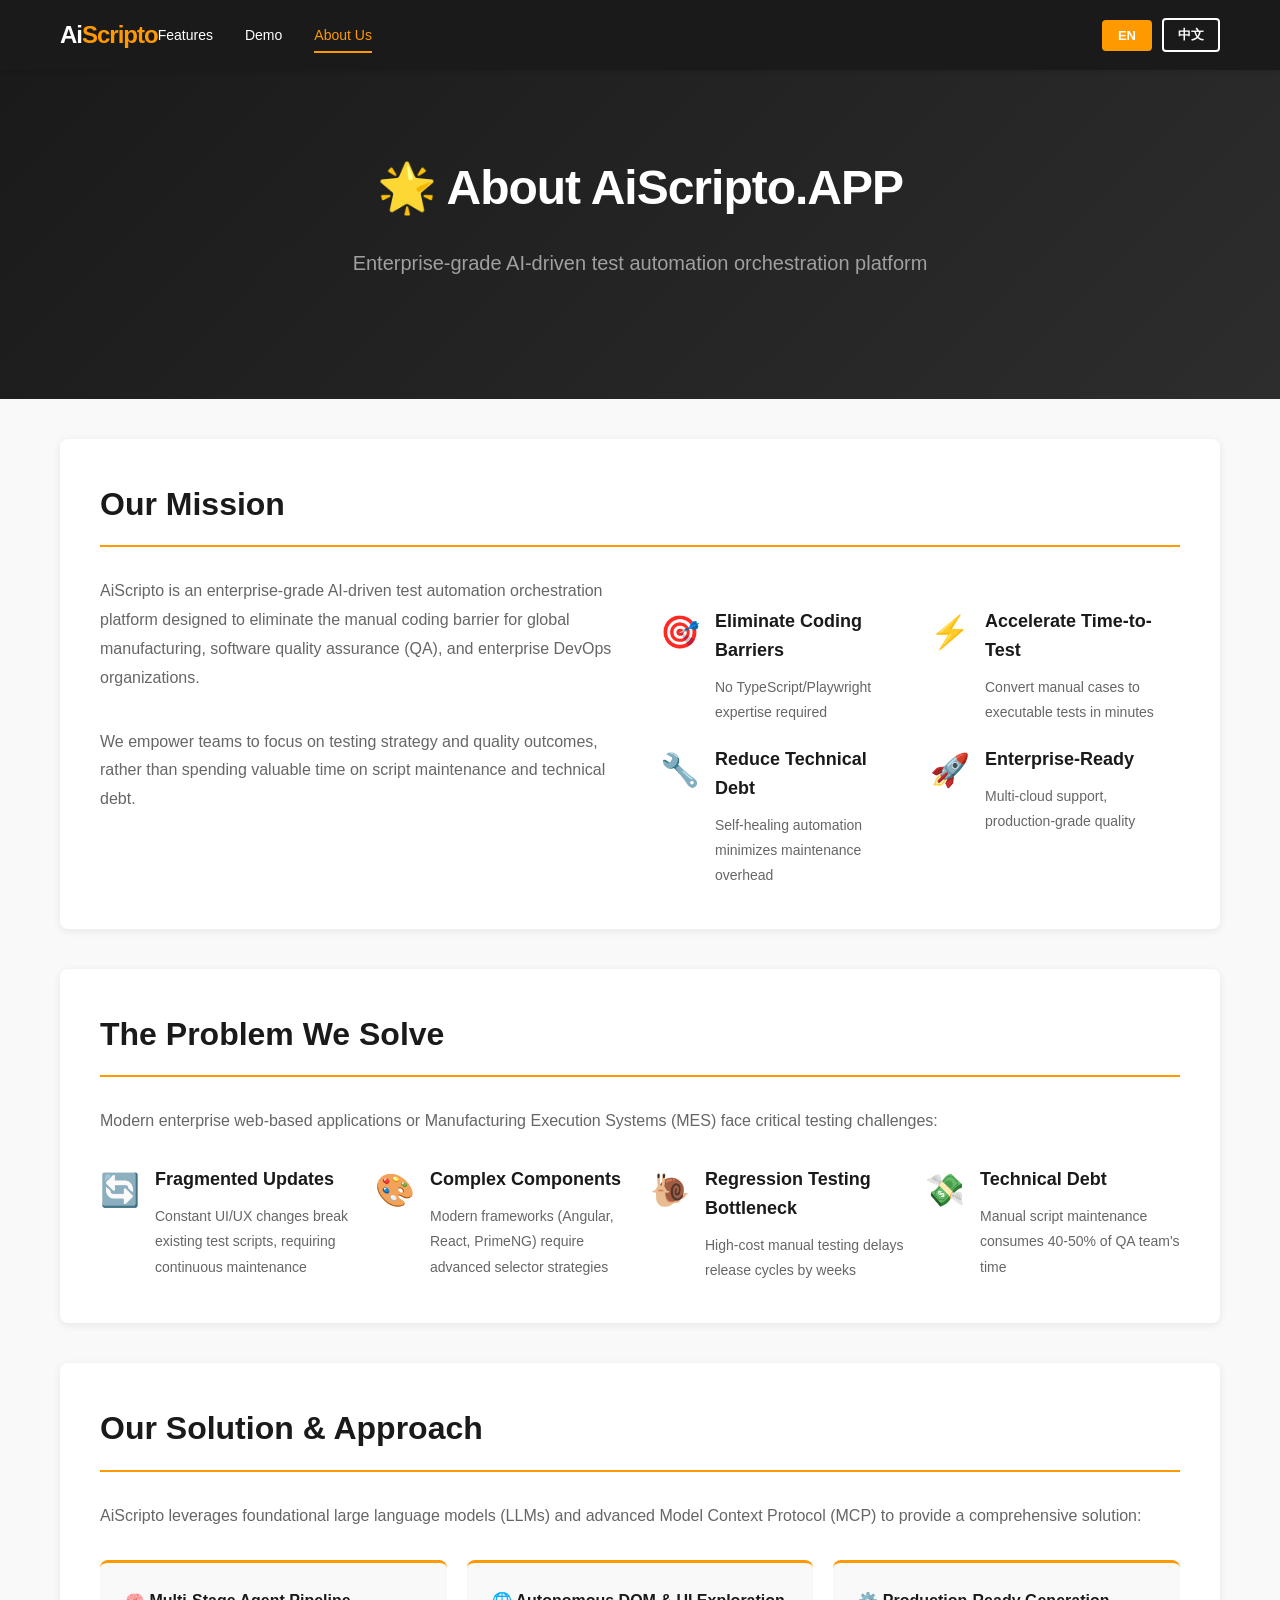
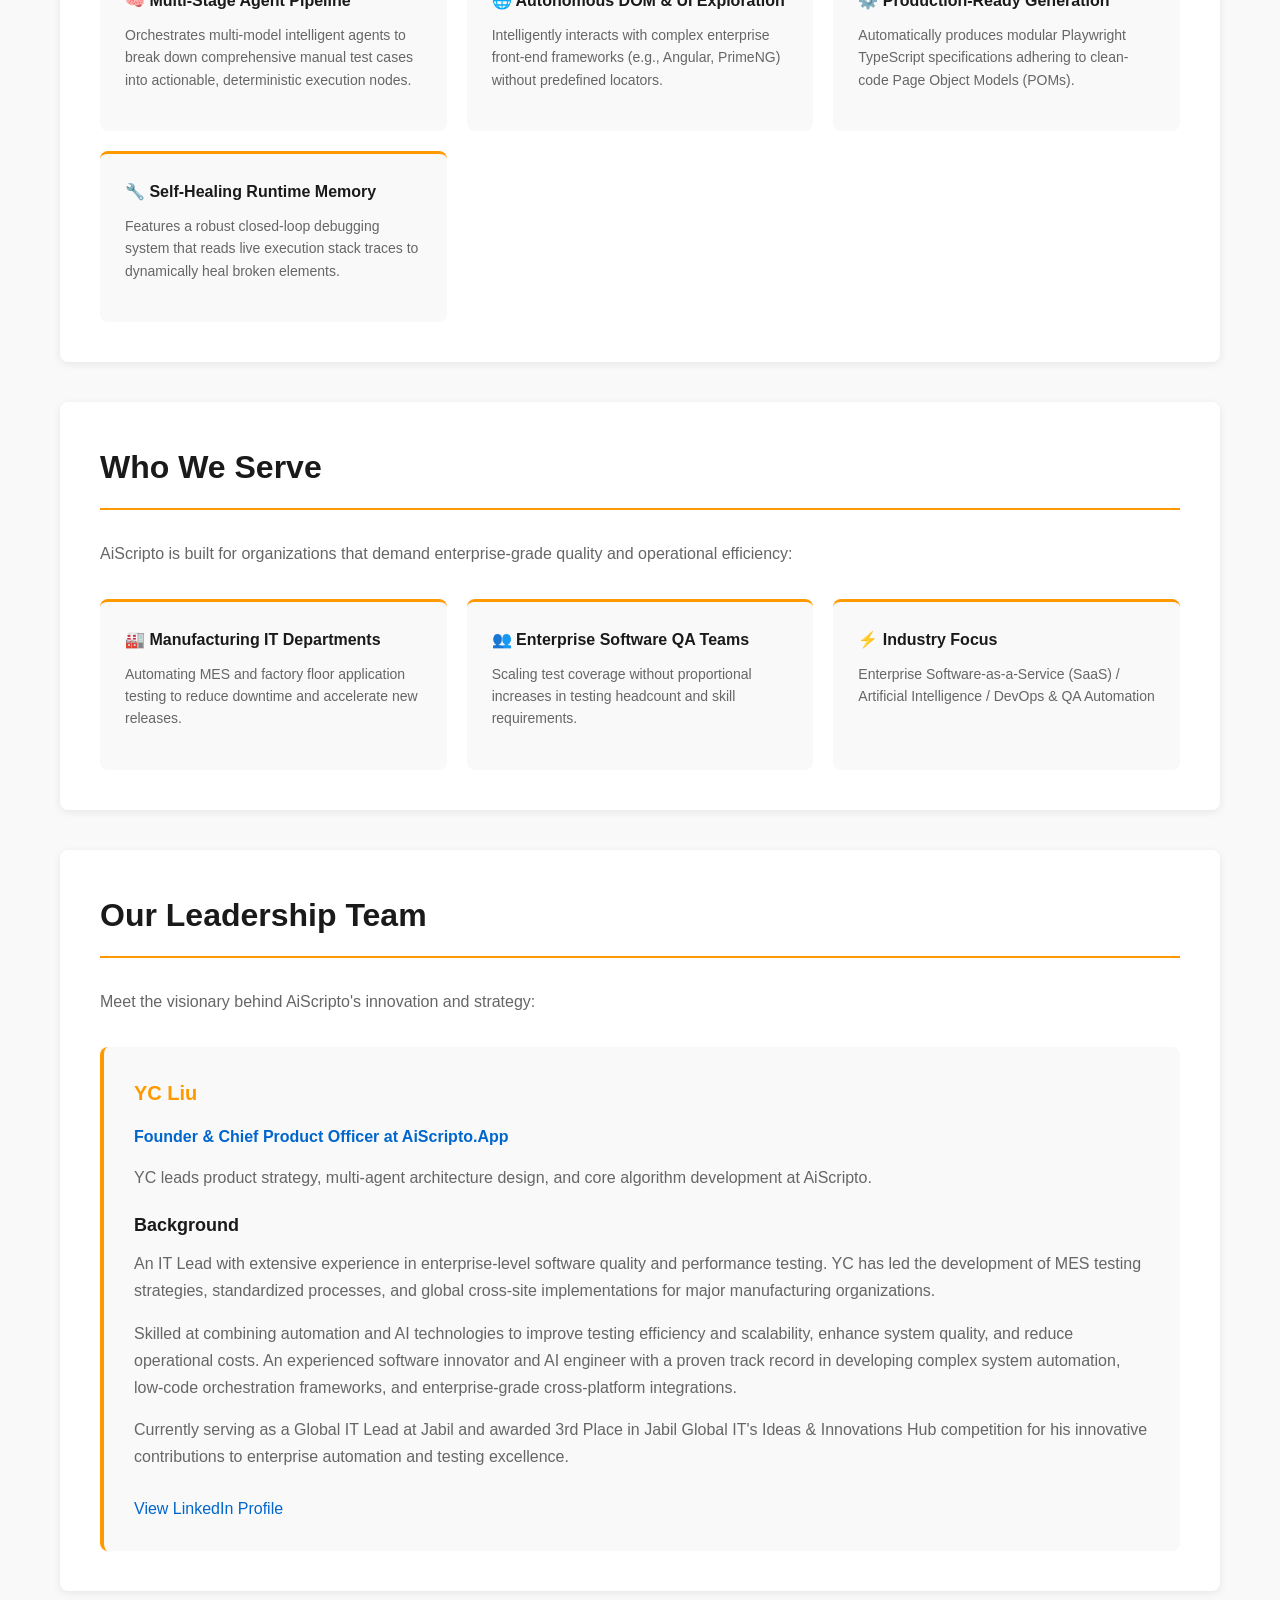
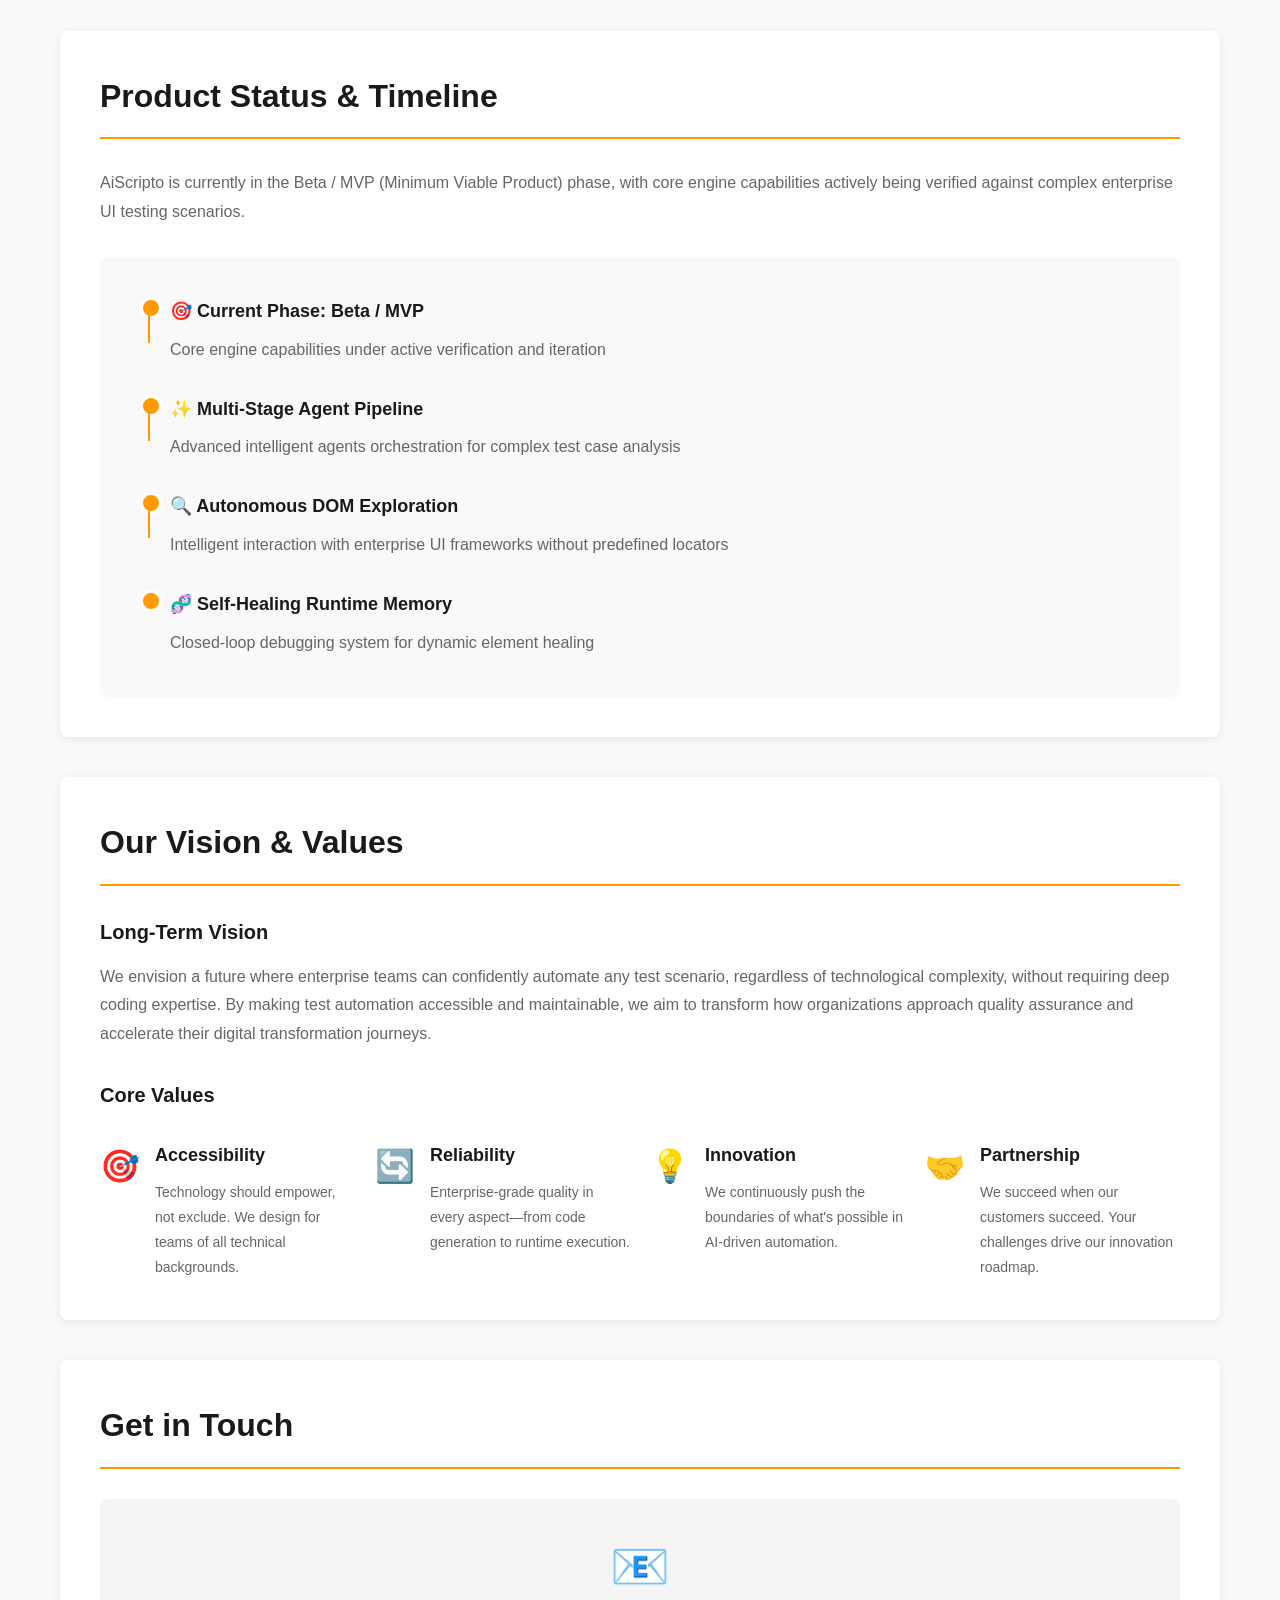
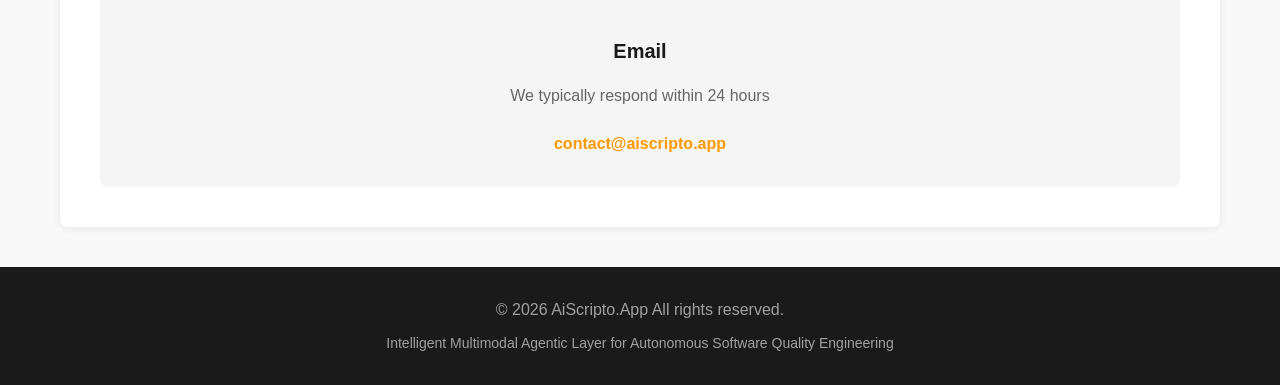
<file: about-us.html>
<!DOCTYPE html>
<html lang="en">
<head>
    <meta charset="UTF-8">
    <meta name="viewport" content="width=device-width, initial-scale=1.0">
    <meta name="description" content="About AiScripto.APP - Enterprise-grade AI-driven test automation orchestration platform">
    <meta name="keywords" content="about AiScripto, team, mission, company overview, test automation platform">
    
    <title>About Us - AiScripto</title>
    <link rel="stylesheet" href="styles.css">
    <script src="language.js"></script>
    <style>
        .team-grid {
            display: grid;
            grid-template-columns: repeat(auto-fit, minmax(320px, 1fr));
            gap: 40px;
            margin-top: 30px;
        }

        .team-card {
            background: var(--bg-light);
            padding: 30px;
            border-radius: 8px;
            border-left: 4px solid var(--accent-orange);
            transition: transform 0.3s ease, box-shadow 0.3s ease;
        }

        .team-card:hover {
            transform: translateY(-5px);
            box-shadow: 0 8px 16px rgba(0,0,0,0.1);
        }

        .team-card h3 {
            color: var(--accent-orange);
            margin-top: 0;
        }

        .team-card .role {
            color: var(--accent-blue);
            font-weight: 600;
            margin-bottom: 15px;
        }

        .team-card p {
            line-height: 1.7;
            color: var(--text-secondary);
            margin-bottom: 15px;
        }

        .team-card a {
            display: inline-block;
            color: var(--accent-blue);
            text-decoration: none;
            font-weight: 500;
            margin-top: 10px;
        }

        .team-card a:hover {
            text-decoration: underline;
        }

        .mission-container {
            display: grid;
            grid-template-columns: 1fr 1fr;
            gap: 40px;
            align-items: start;
        }

        .mission-content {
            display: flex;
            flex-direction: column;
            gap: 20px;
        }

        .mission-item {
            background: var(--bg-light);
            padding: 20px;
            border-radius: 8px;
            border-left: 4px solid var(--accent-orange);
        }

        .mission-item h4 {
            color: var(--accent-orange);
            margin-top: 0;
        }

        .mission-item p {
            margin: 10px 0 0 0;
            color: var(--text-secondary);
        }

        .capability-grid {
            display: grid;
            grid-template-columns: repeat(auto-fit, minmax(280px, 1fr));
            gap: 20px;
            margin-top: 30px;
        }

        .capability-card {
            background: var(--bg-light);
            padding: 25px;
            border-radius: 8px;
            border-top: 3px solid var(--accent-orange);
        }

        .capability-card h4 {
            color: var(--text-primary);
            margin-top: 0;
            font-size: 16px;
        }

        .capability-card p {
            color: var(--text-secondary);
            font-size: 14px;
            line-height: 1.6;
        }

        .timeline {
            background: var(--bg-light);
            padding: 40px;
            border-radius: 8px;
            margin-top: 30px;
        }

        .timeline-item {
            display: flex;
            gap: 20px;
            margin-bottom: 30px;
            position: relative;
            padding-left: 30px;
        }

        .timeline-item:last-child {
            margin-bottom: 0;
        }

        .timeline-item::before {
            content: '';
            position: absolute;
            left: 0;
            top: 0;
            width: 16px;
            height: 16px;
            background: var(--accent-orange);
            border-radius: 50%;
            border: 3px solid var(--bg-white);
        }

        .timeline-item:not(:last-child)::after {
            content: '';
            position: absolute;
            left: 8px;
            top: 16px;
            width: 0;
            height: 30px;
            border-left: 2px solid var(--accent-orange);
        }

        .timeline-content h4 {
            margin-top: 0;
            color: var(--text-primary);
        }

        .timeline-content p {
            color: var(--text-secondary);
            margin: 5px 0 0 0;
        }

        .value-list {
            display: grid;
            grid-template-columns: repeat(auto-fit, minmax(240px, 1fr));
            gap: 20px;
            margin-top: 30px;
        }

        .value-item {
            display: flex;
            gap: 15px;
            align-items: flex-start;
        }

        .value-icon {
            font-size: 32px;
            min-width: 40px;
        }

        .value-text h4 {
            margin-top: 0;
            color: var(--text-primary);
        }

        .value-text p {
            color: var(--text-secondary);
            font-size: 14px;
            margin: 5px 0 0 0;
        }

        @media (max-width: 768px) {
            .mission-container {
                grid-template-columns: 1fr;
            }

            .timeline-item {
                padding-left: 40px;
            }

            .timeline-item::before {
                left: 12px;
            }

            .timeline-item::after {
                left: 20px;
            }
        }
    </style>
</head>
<body>
        <!-- Navigation -->
    <nav>
        <div class="container">
            <a href="index.html" class="logo">Ai<span>Scripto</span></a>
            <ul>
                <li style="display: none;"><a href="investor.html" data-en="Investor" data-zh="投資者">Investor</a></li>
                <li><a href="features.html" data-en="Features" data-zh="功能">Features</a></li>
                <li><a href="demo.html" data-en="Demo" data-zh="演示">Demo</a></li>
                <li><a href="about-us.html" class="active" data-en="About Us" data-zh="關於我們">About Us</a></li>
                <li style="display: none;"><a href="index.html" data-en="Home" data-zh="首頁">Home</a></li>
                <li style="display: none;"><a href="workflow.html" data-en="Workflow" data-zh="工作流程">Workflow</a></li>
                <li style="display: none;"><a href="architecture.html" data-en="Architecture" data-zh="架構">Architecture</a></li>
                <li style="display: none;"><a href="getting-started.html" data-en="Getting Started" data-zh="快速開始">Getting Started</a></li>
                <li style="display: none;"><a href="contact.html" data-en="Contact" data-zh="聯絡">Contact</a></li>
            </ul>
            <div class="language-switcher">
                <button id="lang-en" class="active" onclick="setLanguage('en')">EN</button>
                <button id="lang-zh" onclick="setLanguage('zh')">中文</button>
            </div>
        </div>
    </nav>
    
    <!-- Header -->
    <header>
        <div class="container">
            <h1 data-en="🌟 About AiScripto.APP" data-zh="🌟 關於 AiScripto.APP">🌟 About AiScripto.APP</h1>
            <p class="subtitle" data-en="Enterprise-grade AI-driven test automation orchestration platform" data-zh="企業級 AI 驅動自動化測試編排平台">Enterprise-grade AI-driven test automation orchestration platform</p>
        </div>
    </header>
    
    <div class="container">
        
        <!-- Our Mission Section -->
        <section>
            <h2 data-en="Our Mission" data-zh="我們的使命">Our Mission</h2>
            <div class="mission-container">
                <div class="mission-content">
                    <p data-en="AiScripto is an enterprise-grade AI-driven test automation orchestration platform designed to eliminate the manual coding barrier for global manufacturing, software quality assurance (QA), and enterprise DevOps organizations." data-zh="AiScripto 是一個企業級的 AI 驅動自動化測試編排平台，旨在為全球製造業、軟體品質保證（QA）和企業級 DevOps 團隊消除手動撰寫測試程式碼的技術壁壘。">AiScripto is an enterprise-grade AI-driven test automation orchestration platform designed to eliminate the manual coding barrier for global manufacturing, software quality assurance (QA), and enterprise DevOps organizations.</p>
                    <p data-en="We empower teams to focus on testing strategy and quality outcomes, rather than spending valuable time on script maintenance and technical debt." data-zh="我們賦能團隊專注於測試策略和品質成果，而非花費寶貴時間在腳本維護和技術債務上。">We empower teams to focus on testing strategy and quality outcomes, rather than spending valuable time on script maintenance and technical debt.</p>
                </div>
                <div class="value-list">
                    <div class="value-item">
                        <div class="value-icon">🎯</div>
                        <div class="value-text">
                            <h4 data-en="Eliminate Coding Barriers" data-zh="消除編碼壁壘">Eliminate Coding Barriers</h4>
                            <p data-en="No TypeScript/Playwright expertise required" data-zh="無需 TypeScript/Playwright 專業知識">No TypeScript/Playwright expertise required</p>
                        </div>
                    </div>
                    <div class="value-item">
                        <div class="value-icon">⚡</div>
                        <div class="value-text">
                            <h4 data-en="Accelerate Time-to-Test" data-zh="加快測試上線時間">Accelerate Time-to-Test</h4>
                            <p data-en="Convert manual cases to executable tests in minutes" data-zh="在幾分鐘內將手動測試轉換為可執行測試">Convert manual cases to executable tests in minutes</p>
                        </div>
                    </div>
                    <div class="value-item">
                        <div class="value-icon">🔧</div>
                        <div class="value-text">
                            <h4 data-en="Reduce Technical Debt" data-zh="減少技術債務">Reduce Technical Debt</h4>
                            <p data-en="Self-healing automation minimizes maintenance overhead" data-zh="自癒式自動化最小化維護開銷">Self-healing automation minimizes maintenance overhead</p>
                        </div>
                    </div>
                    <div class="value-item">
                        <div class="value-icon">🚀</div>
                        <div class="value-text">
                            <h4 data-en="Enterprise-Ready" data-zh="企業級就緒">Enterprise-Ready</h4>
                            <p data-en="Multi-cloud support, production-grade quality" data-zh="多雲支持、生產級品質">Multi-cloud support, production-grade quality</p>
                        </div>
                    </div>
                </div>
            </div>
        </section>

        <!-- The Problem We Solve -->
        <section>
            <h2 data-en="The Problem We Solve" data-zh="我們解決的問題">The Problem We Solve</h2>
            <p data-en="Modern enterprise web-based applications or Manufacturing Execution Systems (MES) face critical testing challenges:" data-zh="現代企業Web-based應用程式或製造執行系統（MES）面臨嚴峻的測試挑戰：">Modern enterprise applications and Manufacturing Execution Systems (MES) face critical testing challenges:</p>
            
            <div class="value-list">
                <div class="value-item">
                    <div class="value-icon">🔄</div>
                    <div class="value-text">
                        <h4 data-en="Fragmented Updates" data-zh="頻繁的系統更新">Fragmented Updates</h4>
                        <p data-en="Constant UI/UX changes break existing test scripts, requiring continuous maintenance" data-zh="不斷的 UI/UX 變化導致現有測試腳本失效，需要持續維護">Constant UI/UX changes break existing test scripts, requiring continuous maintenance</p>
                    </div>
                </div>
                <div class="value-item">
                    <div class="value-icon">🎨</div>
                    <div class="value-text">
                        <h4 data-en="Complex Components" data-zh="複雜的組件">Complex Components</h4>
                        <p data-en="Modern frameworks (Angular, React, PrimeNG) require advanced selector strategies" data-zh="現代框架（Angular、React、PrimeNG）需要進階的選擇器策略">Modern frameworks (Angular, React, PrimeNG) require advanced selector strategies</p>
                    </div>
                </div>
                <div class="value-item">
                    <div class="value-icon">🐌</div>
                    <div class="value-text">
                        <h4 data-en="Regression Testing Bottleneck" data-zh="迴歸測試瓶頸">Regression Testing Bottleneck</h4>
                        <p data-en="High-cost manual testing delays release cycles by weeks" data-zh="高成本的手動測試延誤產品上線週期數週">High-cost manual testing delays release cycles by weeks</p>
                    </div>
                </div>
                <div class="value-item">
                    <div class="value-icon">💸</div>
                    <div class="value-text">
                        <h4 data-en="Technical Debt" data-zh="技術債務">Technical Debt</h4>
                        <p data-en="Manual script maintenance consumes 40-50% of QA team's time" data-zh="手動腳本維護佔 QA 團隊時間的 40-50%">Manual script maintenance consumes 40-50% of QA team's time</p>
                    </div>
                </div>
            </div>
        </section>

        <!-- Our Solution -->
        <section>
            <h2 data-en="Our Solution & Approach" data-zh="我們的解決方案與方法">Our Solution & Approach</h2>
            <p data-en="AiScripto leverages foundational large language models (LLMs) and advanced Model Context Protocol (MCP) to provide a comprehensive solution:" data-zh="AiScripto 藉由頂尖的大語言模型（LLMs）與先進的模型上下文協定（MCP）提供綜合解決方案：">AiScripto leverages foundational large language models (LLMs) and advanced Model Context Protocol (MCP) to provide a comprehensive solution:</p>
            
            <div class="capability-grid">
                <div class="capability-card">
                    <h4 data-en="🧠 Multi-Stage Agent Pipeline" data-zh="🧠 多階段智能代理管道">🧠 Multi-Stage Agent Pipeline</h4>
                    <p data-en="Orchestrates multi-model intelligent agents to break down comprehensive manual test cases into actionable, deterministic execution nodes." data-zh="編排多模型智能代理，將複雜的人工測試案例拆解為可執行的確定性節點。">Orchestrates multi-model intelligent agents to break down comprehensive manual test cases into actionable, deterministic execution nodes.</p>
                </div>
                <div class="capability-card">
                    <h4 data-en="🌐 Autonomous DOM & UI Exploration" data-zh="🌐 自主探索 DOM 與 UI">🌐 Autonomous DOM & UI Exploration</h4>
                    <p data-en="Intelligently interacts with complex enterprise front-end frameworks (e.g., Angular, PrimeNG) without predefined locators." data-zh="智能互動並探索複雜的企業端前端框架，無需預先定義元素定位器。">Intelligently interacts with complex enterprise front-end frameworks (e.g., Angular, PrimeNG) without predefined locators.</p>
                </div>
                <div class="capability-card">
                    <h4 data-en="⚙️ Production-Ready Generation" data-zh="⚙️ 生產級程式碼生成">⚙️ Production-Ready Generation</h4>
                    <p data-en="Automatically produces modular Playwright TypeScript specifications adhering to clean-code Page Object Models (POMs)." data-zh="自動生成符合乾淨程式碼規範的模組化 Playwright TypeScript 腳本與頁面對象模型。">Automatically produces modular Playwright TypeScript specifications adhering to clean-code Page Object Models (POMs).</p>
                </div>
                <div class="capability-card">
                    <h4 data-en="🔧 Self-Healing Runtime Memory" data-zh="🔧 自癒式執行時記憶">🔧 Self-Healing Runtime Memory</h4>
                    <p data-en="Features a robust closed-loop debugging system that reads live execution stack traces to dynamically heal broken elements." data-zh="具備強大的閉環除錯系統，讀取運行時堆疊軌跡以動態修復失效元素。">Features a robust closed-loop debugging system that reads live execution stack traces to dynamically heal broken elements.</p>
                </div>
            </div>
        </section>

        <!-- Target Audience -->
        <section>
            <h2 data-en="Who We Serve" data-zh="我們的目標受眾">Who We Serve</h2>
            <p data-en="AiScripto is built for organizations that demand enterprise-grade quality and operational efficiency:" data-zh="AiScripto 為要求企業級品質和營運效率的組織而構建：">AiScripto is built for organizations that demand enterprise-grade quality and operational efficiency:</p>
            
            <div class="capability-grid">
                <div class="capability-card">
                    <h4 data-en="🏭 Manufacturing IT Departments" data-zh="🏭 製造業 QA 部門">🏭 Manufacturing QA Departments</h4>
                    <p data-en="Automating MES and factory floor application testing to reduce downtime and accelerate new releases." data-zh="自動化 MES 和工廠應用測試，減少停機時間並加快新版本上線。">Automating MES and factory floor application testing to reduce downtime and accelerate new releases.</p>
                </div>
                <div class="capability-card">
                    <h4 data-en="👥 Enterprise Software QA Teams" data-zh="👥 企業級軟體 IT 團隊">👥 Enterprise Software IT Teams</h4>
                    <p data-en="Scaling test coverage without proportional increases in testing headcount and skill requirements." data-zh="在不成比例增加測試人力和技能要求的情況下擴展測試覆蓋範圍。">Scaling test coverage without proportional increases in testing headcount and skill requirements.</p>
                </div>
                <div class="capability-card">
                    <h4 data-en="⚡ Industry Focus" data-zh="⚡ 所屬產業">⚡ Industry Focus</h4>
                    <p data-en="Enterprise Software-as-a-Service (SaaS) / Artificial Intelligence / DevOps & QA Automation" data-zh="企業軟體即服務（SaaS）/ 人工智能 / DevOps 與 QA 自動化">Enterprise Software-as-a-Service (SaaS) / Artificial Intelligence / DevOps & QA Automation</p>
                </div>
            </div>
        </section>

        <!-- Leadership Team -->
        <section>
            <h2 data-en="Our Leadership Team" data-zh="我們的領導團隊">Our Leadership Team</h2>
            <p data-en="Meet the visionary behind AiScripto's innovation and strategy:" data-zh="認識 AiScripto 創新與策略背後的推動者：">Meet the visionary behind AiScripto's innovation and strategy:</p>
            
            <div class="team-grid">
                <div class="team-card">
                    <h3>YC Liu</h3>
                    <div class="role" data-en="Founder & Chief Product Officer at AiScripto.App" data-zh="創辦人兼首席產品官">Founder & Chief Product Officer</div>
                    <p data-en="YC leads product strategy, multi-agent architecture design, and core algorithm development at AiScripto." data-zh="YC 領導 AiScripto 的產品策略、多代理架構設計和核心算法開發。">YC leads product strategy, multi-agent architecture design, and core algorithm development at AiScripto.</p>
                    
                    <h4 style="margin-top: 20px; color: var(--text-primary);" data-en="Background" data-zh="背景">Background</h4>
                    <p data-en="An IT Lead with extensive experience in enterprise-level software quality and performance testing. YC has led the development of MES testing strategies, standardized processes, and global cross-site implementations for major manufacturing organizations." data-zh="擁有豐富企業級軟體品質和性能測試經驗的 IT 主管。YC 主導了主要製造組織的 MES 測試策略、標準化流程和全球跨地點實施的開發。">An IT Lead with extensive experience in enterprise-level software quality and performance testing. YC has led the development of MES testing strategies, standardized processes, and global cross-site implementations for major manufacturing organizations.</p>
                    
                    <p data-en="Skilled at combining automation and AI technologies to improve testing efficiency and scalability, enhance system quality, and reduce operational costs. An experienced software innovator and AI engineer with a proven track record in developing complex system automation, low-code orchestration frameworks, and enterprise-grade cross-platform integrations." data-zh="擅於結合自動化和 AI 技術來提高測試效率和可擴展性、增強系統品質並降低營運成本。經驗豐富的軟體創新者和 AI 工程師，在開發複雜系統自動化、低代碼編排框架和企業級跨平台集成方面有著良好的成績。">Skilled at combining automation and AI technologies to improve testing efficiency and scalability, enhance system quality, and reduce operational costs. An experienced software innovator and AI engineer with a proven track record in developing complex system automation, low-code orchestration frameworks, and enterprise-grade cross-platform integrations.</p>

                    <p data-en="Currently serving as a Global IT Lead at Jabil and awarded 3rd Place in Jabil Global IT's Ideas & Innovations Hub competition for his innovative contributions to enterprise automation and testing excellence." data-zh="目前在 Jabil 擔任全球 IT 領導職位，並因其在企業自動化和測試卓越方面的創新貢獻，榮獲 Jabil 全球 IT 創意與創新中心競賽第三名。">Currently serving as a Global IT Lead at Jabil and awarded 3rd Place in Jabil Global IT's Ideas & Innovations Hub competition for his innovative contributions to enterprise automation and testing excellence.</p>
                    
                    <a href="https://www.linkedin.com/in/yc-liu-2b0b741a3/" target="_blank" data-en="View LinkedIn Profile" data-zh="查看 LinkedIn 檔案">View LinkedIn Profile</a>
                </div>
            </div>
        </section>

        <!-- Product Status -->
        <section>
            <h2 data-en="Product Status & Timeline" data-zh="產品狀態與時間表">Product Status & Timeline</h2>
            <p data-en="AiScripto is currently in the Beta / MVP (Minimum Viable Product) phase, with core engine capabilities actively being verified against complex enterprise UI testing scenarios." data-zh="AiScripto 目前處於 Beta / MVP（最低可行性產品） 階段，核心引擎功能正針對複雜的企業級 UI 測試場景進行密集的實證與迭代。">AiScripto is currently in the Beta / MVP (Minimum Viable Product) phase, with core engine capabilities actively being verified against complex enterprise UI testing scenarios.</p>
            
            <div class="timeline">
                <div class="timeline-item">
                    <div class="timeline-content">
                        <h4 data-en="🎯 Current Phase: Beta / MVP" data-zh="🎯 當前階段：Beta / MVP">🎯 Current Phase: Beta / MVP</h4>
                        <p data-en="Core engine capabilities under active verification and iteration" data-zh="核心引擎功能正在積極驗證和迭代">Core engine capabilities under active verification and iteration</p>
                    </div>
                </div>
                <div class="timeline-item">
                    <div class="timeline-content">
                        <h4 data-en="✨ Multi-Stage Agent Pipeline" data-zh="✨ 多階段智能代理管道">✨ Multi-Stage Agent Pipeline</h4>
                        <p data-en="Advanced intelligent agents orchestration for complex test case analysis" data-zh="進階智能代理編排以進行複雜測試案例分析">Advanced intelligent agents orchestration for complex test case analysis</p>
                    </div>
                </div>
                <div class="timeline-item">
                    <div class="timeline-content">
                        <h4 data-en="🔍 Autonomous DOM Exploration" data-zh="🔍 自主 DOM 探索">🔍 Autonomous DOM Exploration</h4>
                        <p data-en="Intelligent interaction with enterprise UI frameworks without predefined locators" data-zh="與企業 UI 框架的智能交互，無需預先定義的定位器">Intelligent interaction with enterprise UI frameworks without predefined locators</p>
                    </div>
                </div>
                <div class="timeline-item">
                    <div class="timeline-content">
                        <h4 data-en="🧬 Self-Healing Runtime Memory" data-zh="🧬 自癒式執行時記憶">🧬 Self-Healing Runtime Memory</h4>
                        <p data-en="Closed-loop debugging system for dynamic element healing" data-zh="閉環除錯系統，用於動態元素修復">Closed-loop debugging system for dynamic element healing</p>
                    </div>
                </div>
            </div>
        </section>

        <!-- Vision & Values -->
        <section>
            <h2 data-en="Our Vision & Values" data-zh="我們的願景與價值">Our Vision & Values</h2>
            
            <h3 data-en="Long-Term Vision" data-zh="長期願景">Long-Term Vision</h3>
            <p data-en="We envision a future where enterprise teams can confidently automate any test scenario, regardless of technological complexity, without requiring deep coding expertise. By making test automation accessible and maintainable, we aim to transform how organizations approach quality assurance and accelerate their digital transformation journeys." data-zh="我們願景是一個未來，企業團隊能自信地自動化任何測試場景，無論技術複雜性如何，而無需深厚的編碼專業知識。通過使測試自動化易於訪問和可維護，我們旨在改變組織對品質保證的方式，並加快他們的數位轉型之旅。">We envision a future where enterprise teams can confidently automate any test scenario, regardless of technological complexity, without requiring deep coding expertise. By making test automation accessible and maintainable, we aim to transform how organizations approach quality assurance and accelerate their digital transformation journeys.</p>

            <h3 data-en="Core Values" data-zh="核心價值">Core Values</h3>
            <div class="value-list">
                <div class="value-item">
                    <div class="value-icon">🎯</div>
                    <div class="value-text">
                        <h4 data-en="Accessibility" data-zh="可訪問性">Accessibility</h4>
                        <p data-en="Technology should empower, not exclude. We design for teams of all technical backgrounds." data-zh="技術應該賦能，而不是排斥。我們為各種技術背景的團隊而設計。">Technology should empower, not exclude. We design for teams of all technical backgrounds.</p>
                    </div>
                </div>
                <div class="value-item">
                    <div class="value-icon">🔄</div>
                    <div class="value-text">
                        <h4 data-en="Reliability" data-zh="可靠性">Reliability</h4>
                        <p data-en="Enterprise-grade quality in every aspect—from code generation to runtime execution." data-zh="在每個方面都提供企業級品質——從程式碼生成到運行時執行。">Enterprise-grade quality in every aspect—from code generation to runtime execution.</p>
                    </div>
                </div>
                <div class="value-item">
                    <div class="value-icon">💡</div>
                    <div class="value-text">
                        <h4 data-en="Innovation" data-zh="創新">Innovation</h4>
                        <p data-en="We continuously push the boundaries of what's possible in AI-driven automation." data-zh="我們不斷突破 AI 驅動自動化的可能邊界。">We continuously push the boundaries of what's possible in AI-driven automation.</p>
                    </div>
                </div>
                <div class="value-item">
                    <div class="value-icon">🤝</div>
                    <div class="value-text">
                        <h4 data-en="Partnership" data-zh="夥伴關係">Partnership</h4>
                        <p data-en="We succeed when our customers succeed. Your challenges drive our innovation roadmap." data-zh="當我們的客戶成功時，我們才會成功。您的挑戰推動我們的創新路線圖。">We succeed when our customers succeed. Your challenges drive our innovation roadmap.</p>
                    </div>
                </div>
            </div>
        </section>
    </div>

    <div class="container">
        
        <!-- Contact Methods -->
        <section>
            <h2 data-en="Get in Touch" data-zh="快速聯絡">Get in Touch</h2>
            
            <div style="display: grid; grid-template-columns: repeat(auto-fit, minmax(280px, 1fr)); gap: 30px; margin-top: 30px;">
                <div style="background: var(--bg-lighter); padding: 30px; border-radius: 8px; text-align: center;">
                    <div style="font-size: 48px; margin-bottom: 15px;">📧</div>
                    <h3 style="margin-bottom: 15px;" data-en="Email" data-zh="電子郵件">Email</h3>
                    <p style="color: var(--text-secondary); margin-bottom: 20px;" data-en="We typically respond within 24 hours" data-zh="我們通常在24小時內回復">
                        We typically respond within 24 hours
                    </p>
                    <a href="mailto:contact@aiscripto.app" style="color: var(--accent-orange); font-weight: 600; text-decoration: none;">
                        contact@aiscripto.app
                    </a>
                </div>
            </div>
        </section>
    </div>

    <footer style="background: var(--primary-dark); color: white; text-align: center; padding: 30px 0; margin-top: 40px;">
        <div class="container">
            <p style="color: var(--text-light); margin-bottom: 10px;">© 2026 AiScripto.App All rights reserved.</p>
            <p style="color: var(--text-light); font-size: 14px;" data-en="Intelligent Multimodal Agentic Layer for Autonomous Software Quality Engineering" data-zh="智能多模態代理層，用於自主軟體品質工程">Intelligent Multimodal Agentic Layer for Autonomous Software Quality Engineering</p>
        </div>
    </footer>
</body>
</html>
</file>
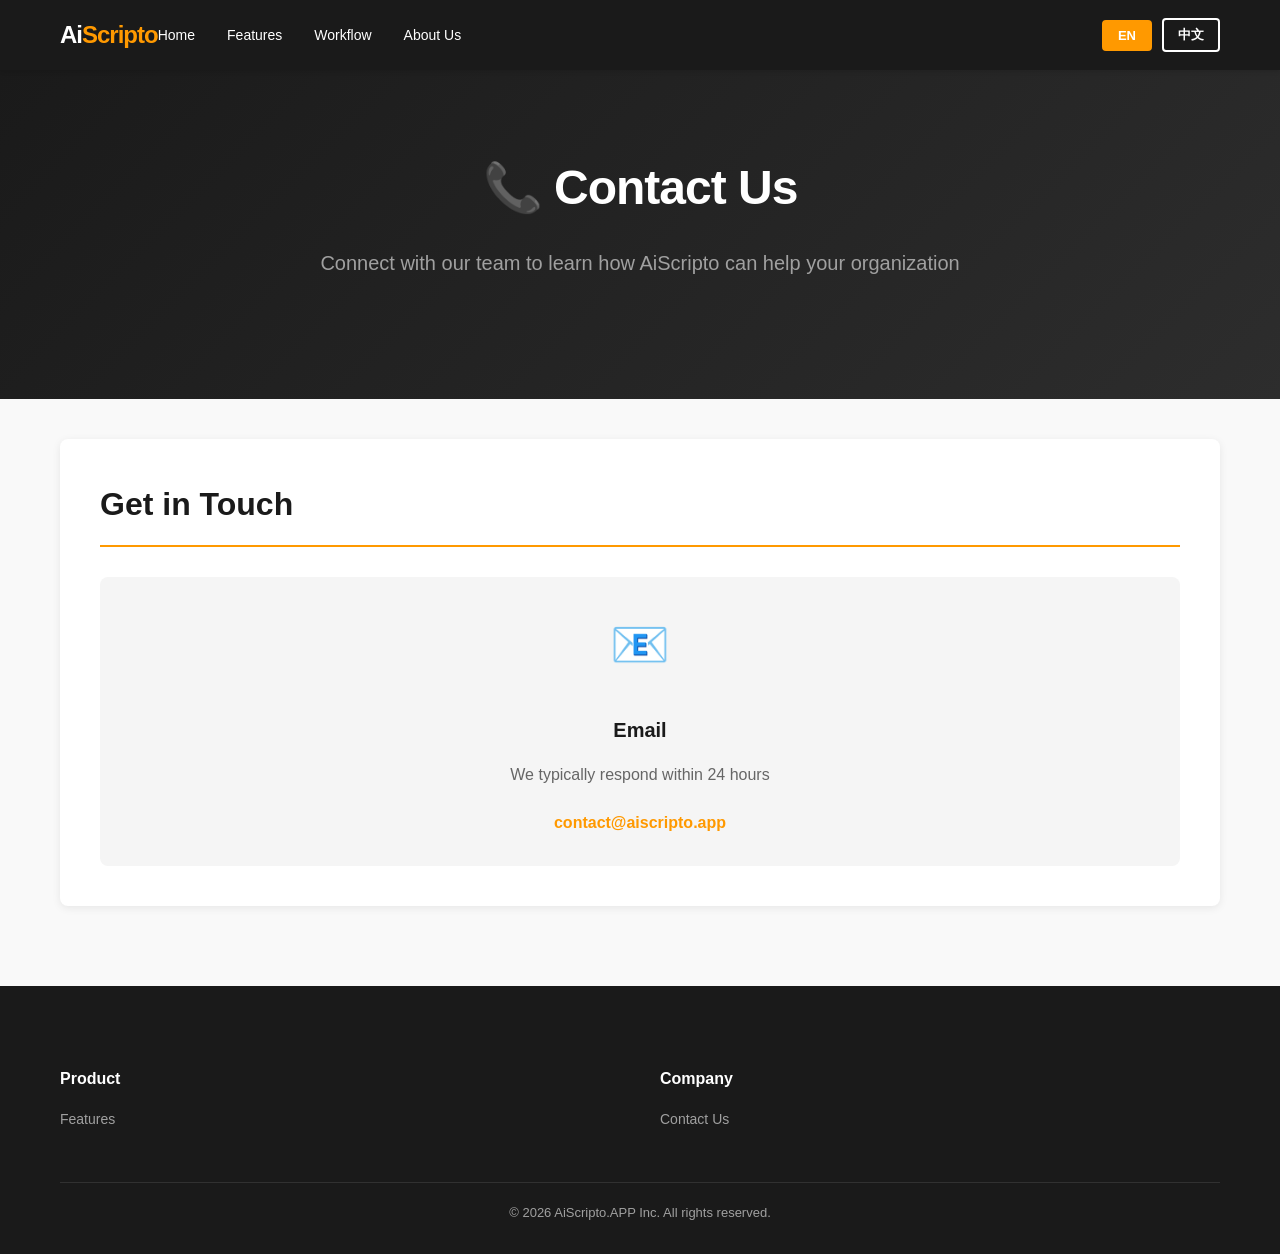
<file: contact.html>
<!DOCTYPE html>
<html lang="en">
<head>
    <meta charset="UTF-8">
    <meta name="viewport" content="width=device-width, initial-scale=1.0">
    <meta name="description" content="AiScripto Contact - Get in touch with our team">
    <meta name="keywords" content="contact, support, sales, inquiry">
    
    <title>聯絡我們 - AiScripto</title>
    <link rel="stylesheet" href="styles.css">    <script src="language.js"></script></head>
<body>
    <!-- Navigation -->
    <nav>
        <div class="container">
            <a href="index.html" class="logo">Ai<span>Scripto</span></a>
            <ul>
                <li><a href="index.html" data-en="Home" data-zh="首頁">Home</a></li>
                <li><a href="features.html" data-en="Features" data-zh="功能">Features</a></li>
                <li><a href="workflow.html" data-en="Workflow" data-zh="工作流程">Workflow</a></li>
                <li style="display: none;"><a href="architecture.html" data-en="Architecture" data-zh="架構">Architecture</a></li>
                <li style="display: none;"><a href="getting-started.html" data-en="Getting Started" data-zh="快速開始">Getting Started</a></li>
                <li style="display: none;"><a href="contact.html" class="active" data-en="Contact" data-zh="聯絡">Contact</a></li>
                <li><a href="about-us.html" data-en="About Us" data-zh="關於我們">About Us</a></li>
            </ul>
            <div class="language-switcher">
                <button id="lang-en" class="active" onclick="setLanguage('en')">EN</button>
                <button id="lang-zh" onclick="setLanguage('zh')">中文</button>
            </div>
        </div>
    </nav>
    
    <!-- Header -->
    <header>
        <div class="container">
            <h1 data-en="📞 Contact Us" data-zh="📞 聯絡我們">📞 Contact Us</h1>
            <p class="subtitle" data-en="Connect with our team to learn how AiScripto can help your organization" data-zh="與我們的團隊聯繫，了解AiScripto如何幫助您的組織">Connect with our team to learn how AiScripto can help your organization</p>
        </div>
    </header>
    
    <div class="container">
        
        <!-- Contact Methods -->
        <section>
            <h2 data-en="Get in Touch" data-zh="快速聯絡">Get in Touch</h2>
            
            <div style="display: grid; grid-template-columns: repeat(auto-fit, minmax(280px, 1fr)); gap: 30px; margin-top: 30px;">
                <div style="background: var(--bg-lighter); padding: 30px; border-radius: 8px; text-align: center;">
                    <div style="font-size: 48px; margin-bottom: 15px;">📧</div>
                    <h3 style="margin-bottom: 15px;" data-en="Email" data-zh="電子郵件">Email</h3>
                    <p style="color: var(--text-secondary); margin-bottom: 20px;" data-en="We typically respond within 24 hours" data-zh="我們通常在24小時內回復">
                        We typically respond within 24 hours
                    </p>
                    <a href="mailto:contact@aiscripto.app" style="color: var(--accent-orange); font-weight: 600; text-decoration: none;">
                        contact@aiscripto.app
                    </a>
                </div>
            </div>
        </section>
        
        
    </div>
    
    <!-- Footer -->
    <footer>
        <div class="container">
            <div class="footer-content">
                <div class="footer-section">
                    <h3 data-en="Product" data-zh="產品">Product</h3>
                    <ul>
                        <li><a href="features.html" data-en="Features" data-zh="功能">Features</a></li>
                        <li style="display: none;"><a href="architecture.html" data-en="Architecture" data-zh="架構">Architecture</a></li>
                    </ul>
                </div>
                <div class="footer-section">
                    <h3 data-en="Company" data-zh="公司">Company</h3>
                    <ul>
                        <li><a href="contact.html" data-en="Contact Us" data-zh="聯絡我們">Contact Us</a></li>
                    </ul>
                </div>
            </div>
            <div class="footer-bottom">
                <p>&copy; 2026 AiScripto.APP Inc. All rights reserved.</p>
            </div>
        </div>
    </footer>
    
    <script>
        // Simple form submission handler
        document.querySelector('form').addEventListener('submit', function(e) {
            e.preventDefault();
            
            // Get form data
            const formData = new FormData(this);
            const data = Object.fromEntries(formData);
            
            // Here you would typically send to a backend or third-party service
            console.log('Form submitted:', data);
            
            // Show success message
            alert('感謝您的聯絡！我們會在24小時內回復您。');
            
            // Reset form
            this.reset();
        });
    </script>
</body>
</html>
</file>
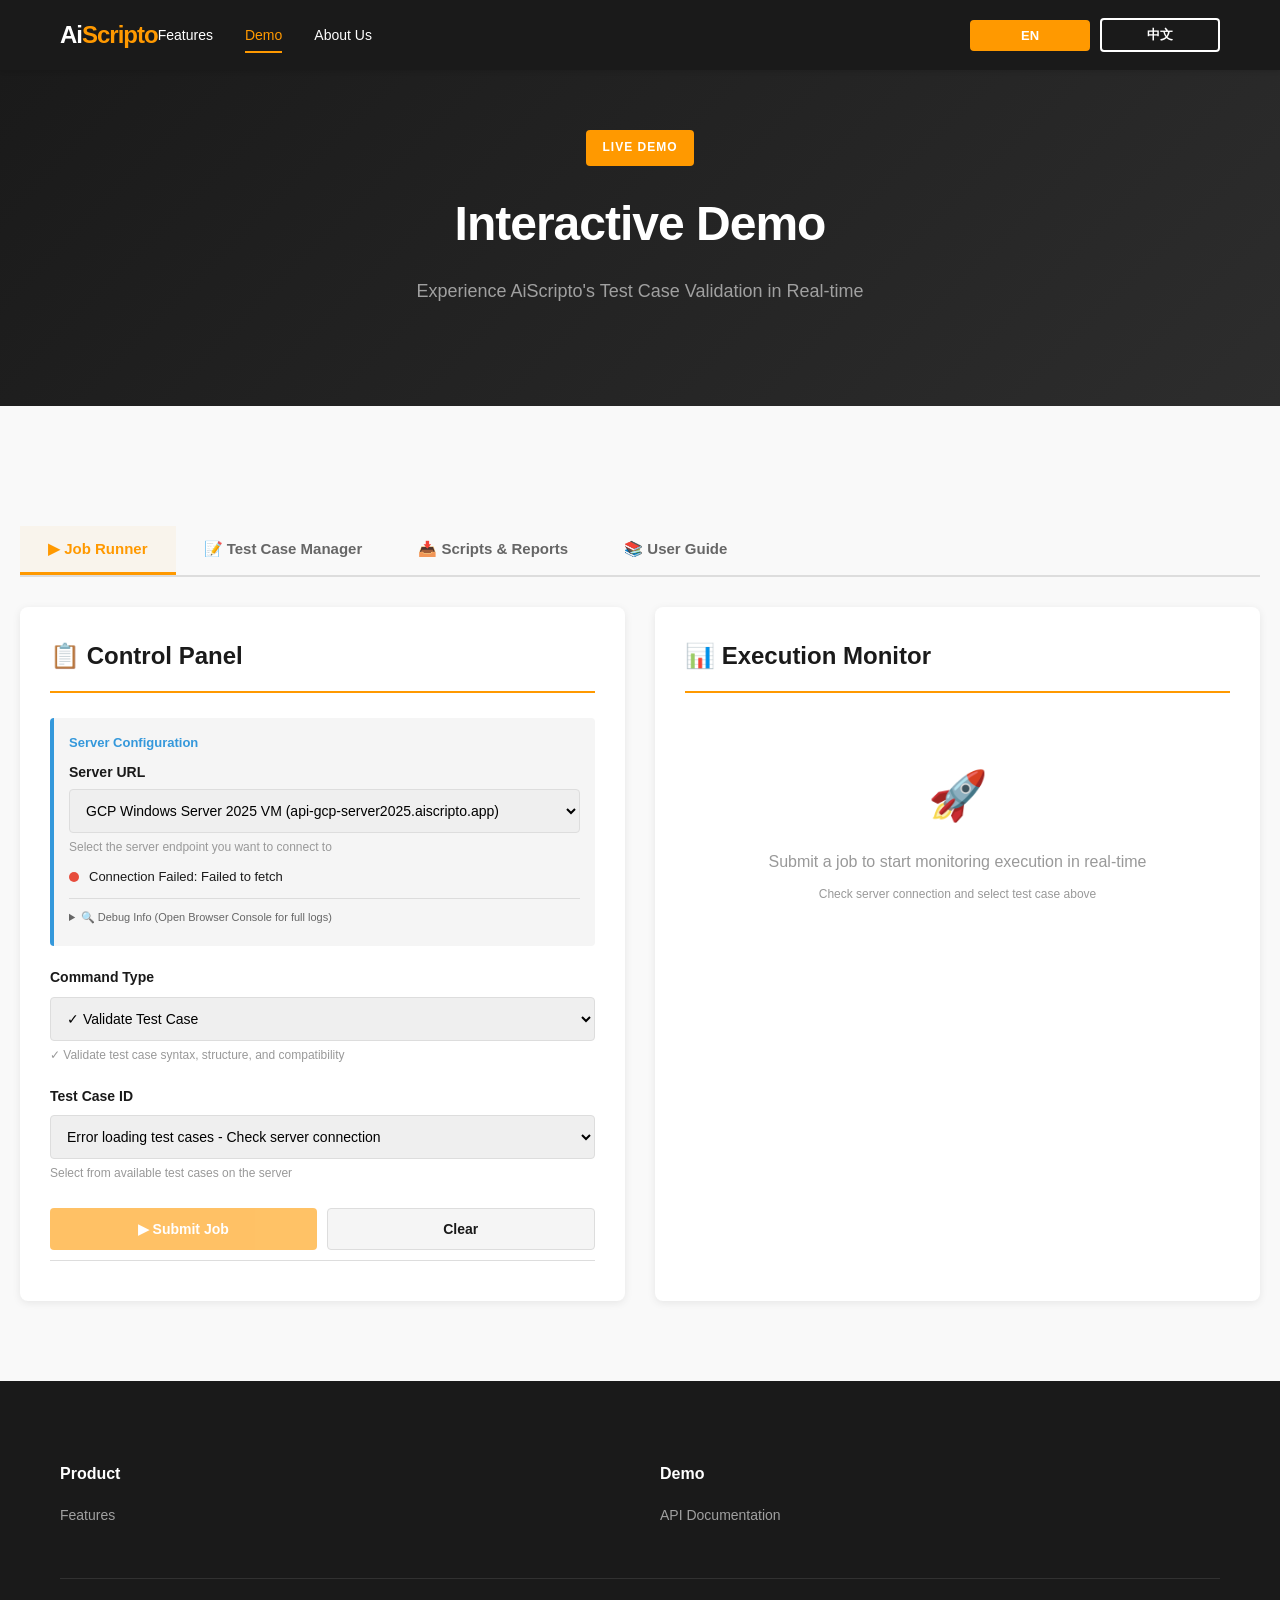
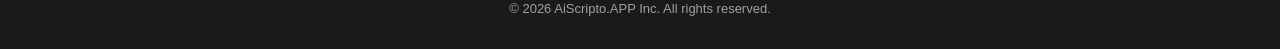
<file: demo.html>
<!DOCTYPE html>
<html lang="en">
<head>
    <meta charset="UTF-8">
    <meta name="viewport" content="width=device-width, initial-scale=1.0">
    <meta name="description" content="AiScripto - Interactive Demo - Test Case Validation Platform">
    <title>AiScripto - Interactive Demo</title>
    <link rel="stylesheet" href="styles.css">
    <style>
        /* Demo-specific styles */
        :root {
            --primary: #1a1a1a;
            --accent: #ff9900;
            --success: #27ae60;
            --error: #e74c3c;
            --warning: #f39c12;
            --info: #3498db;
            --light-bg: #f5f5f5;
            --border: #ddd;
        }

        body {
            background-color: #f9f9f9;
        }

        .demo-container {
            max-width: 1400px;
            margin: 0 auto;
            padding: 0 20px;
            padding-top: 80px;
        }

        .demo-header {
            background: linear-gradient(135deg, #1a1a1a 0%, #2d2d2d 100%);
            color: white;
            padding: 60px 0;
            text-align: center;
            margin-bottom: 40px;
        }

        .demo-header h1 {
            font-size: 48px;
            font-weight: 700;
            margin-bottom: 15px;
            letter-spacing: -1px;
        }

        .demo-header .subtitle {
            font-size: 18px;
            color: #a0a0a0;
            font-weight: 300;
        }

        .demo-badge {
            display: inline-block;
            background-color: var(--accent);
            color: white;
            padding: 8px 16px;
            border-radius: 4px;
            font-weight: bold;
            font-size: 12px;
            margin-bottom: 20px;
            text-transform: uppercase;
            letter-spacing: 1px;
        }

        .demo-content {
            display: grid;
            grid-template-columns: 1fr 1fr;
            gap: 30px;
            margin-bottom: 40px;
        }

        .control-panel, .execution-panel {
            background: white;
            border-radius: 8px;
            box-shadow: 0 2px 8px rgba(0, 0, 0, 0.08);
            padding: 30px;
        }

        .panel-title {
            font-size: 24px;
            font-weight: 600;
            color: var(--primary);
            margin-bottom: 25px;
            padding-bottom: 15px;
            border-bottom: 2px solid var(--accent);
        }

        .form-group {
            margin-bottom: 20px;
        }

        label {
            display: block;
            font-weight: 600;
            color: var(--primary);
            margin-bottom: 8px;
            font-size: 14px;
        }

        input, select, textarea {
            width: 100%;
            padding: 12px;
            border: 1px solid var(--border);
            border-radius: 4px;
            font-size: 14px;
            font-family: 'Segoe UI', Tahoma, Geneva, Verdana, sans-serif;
            transition: border-color 0.3s ease;
            box-sizing: border-box;
        }

        input:focus, select:focus, textarea:focus {
            outline: none;
            border-color: var(--accent);
            box-shadow: 0 0 0 3px rgba(255, 153, 0, 0.1);
        }

        textarea {
            resize: vertical;
            min-height: 80px;
            font-family: 'Courier New', monospace;
            font-size: 13px;
        }

        .button-group {
            display: flex;
            gap: 10px;
            flex-wrap: wrap;
            margin-top: 25px;
        }

        button {
            flex: 1;
            min-width: 120px;
            padding: 12px 20px;
            border: none;
            border-radius: 4px;
            font-weight: 600;
            font-size: 14px;
            cursor: pointer;
            transition: all 0.3s ease;
        }

        .btn-primary {
            background-color: var(--accent);
            color: white;
        }

        .btn-primary:hover:not(:disabled) {
            background-color: #ff8800;
            transform: translateY(-2px);
            box-shadow: 0 4px 12px rgba(255, 153, 0, 0.3);
        }

        .btn-secondary {
            background-color: var(--light-bg);
            color: var(--primary);
            border: 1px solid var(--border);
        }

        .btn-secondary:hover:not(:disabled) {
            background-color: #e8e8e8;
        }

        button:disabled {
            opacity: 0.6;
            cursor: not-allowed;
        }

        .server-config {
            background-color: var(--light-bg);
            border-left: 4px solid var(--info);
            padding: 15px;
            border-radius: 4px;
            margin-bottom: 20px;
            font-size: 13px;
        }

        .server-config-title {
            font-weight: 600;
            color: var(--info);
            margin-bottom: 8px;
        }

        .server-status {
            display: flex;
            align-items: center;
            gap: 10px;
            margin-top: 10px;
            font-size: 13px;
        }

        .status-indicator {
            width: 10px;
            height: 10px;
            border-radius: 50%;
            display: inline-block;
        }

        .status-indicator.ok {
            background-color: var(--success);
        }

        .status-indicator.error {
            background-color: var(--error);
        }

        .status-indicator.loading {
            background-color: var(--warning);
            animation: pulse 1s infinite;
        }

        @keyframes pulse {
            0%, 100% { opacity: 1; }
            50% { opacity: 0.5; }
        }

        .job-info {
            background-color: var(--light-bg);
            border-left: 4px solid var(--info);
            padding: 15px;
            border-radius: 4px;
            margin-bottom: 20px;
            font-size: 13px;
            display: none;
        }

        .job-info.visible {
            display: block;
        }

        .info-row {
            display: flex;
            justify-content: space-between;
            padding: 8px 0;
            border-bottom: 1px solid rgba(0, 0, 0, 0.05);
        }

        .info-row:last-child {
            border-bottom: none;
        }

        .info-label {
            font-weight: 600;
            color: var(--primary);
        }

        .info-value {
            color: #666;
            word-break: break-all;
            font-family: 'Courier New', monospace;
            font-size: 12px;
        }

        .events-timeline {
            position: relative;
            margin-top: 25px;
            display: flex;
            flex-direction: column;
            height: 100%;
        }

        #eventsContainer {
            display: none;
            flex: 1;
            min-height: 0;
        }

        #eventsContainer.visible {
            display: block;
        }

        .events-timeline-scroll {
            flex: 1;
            overflow-y: auto;
            border: 1px solid var(--border);
            border-radius: 4px;
            padding: 15px;
            background-color: var(--light-bg);
            min-height: 300px;
            max-height: 400px;
        }

        .events-timeline-scroll::-webkit-scrollbar {
            width: 8px;
        }

        .events-timeline-scroll::-webkit-scrollbar-track {
            background: #f1f1f1;
            border-radius: 4px;
        }

        .events-timeline-scroll::-webkit-scrollbar-thumb {
            background: #c1c1c1;
            border-radius: 4px;
        }

        .events-timeline-scroll::-webkit-scrollbar-thumb:hover {
            background: #a0a0a0;
        }

        .timeline-title {
            font-size: 16px;
            font-weight: 600;
            color: var(--primary);
            margin-bottom: 15px;
        }

        .timeline-item {
            display: flex;
            gap: 15px;
            margin-bottom: 12px;
            padding-left: 30px;
            position: relative;
            padding-bottom: 12px;
            border-bottom: 1px solid rgba(0, 0, 0, 0.05);
        }

        .timeline-item:last-child {
            margin-bottom: 0;
            border-bottom: none;
            padding-bottom: 0;
        }

        .timeline-item::before {
            content: '';
            position: absolute;
            left: 0;
            top: 5px;
            width: 12px;
            height: 12px;
            border-radius: 50%;
            background-color: var(--info);
            border: 2px solid white;
            box-shadow: 0 0 0 2px var(--info);
        }

        .timeline-item.tool::before {
            background-color: var(--accent);
            box-shadow: 0 0 0 2px var(--accent);
        }

        .timeline-item.question::before {
            background-color: var(--warning);
            box-shadow: 0 0 0 2px var(--warning);
        }

        .timeline-item.complete::before {
            background-color: var(--success);
            box-shadow: 0 0 0 2px var(--success);
        }

        .timeline-item.error::before {
            background-color: var(--error);
            box-shadow: 0 0 0 2px var(--error);
        }

        .timeline-content {
            flex: 1;
        }

        .timeline-time {
            font-size: 11px;
            color: #999;
            font-weight: 600;
            margin-bottom: 4px;
        }

        .timeline-type {
            font-weight: 600;
            color: var(--primary);
            font-size: 13px;
            margin-bottom: 4px;
        }

        .timeline-message {
            color: #666;
            font-size: 13px;
            background-color: var(--light-bg);
            padding: 10px;
            border-radius: 4px;
            word-wrap: break-word;
            line-height: 1.4;
        }

        .timeline-message code {
            background-color: #fff;
            padding: 2px 4px;
            border-radius: 2px;
            font-family: 'Courier New', monospace;
            font-size: 12px;
        }

        .status-badge {
            display: inline-block;
            padding: 4px 8px;
            border-radius: 3px;
            font-size: 11px;
            font-weight: 600;
            text-transform: uppercase;
        }

        .status-badge.queued {
            background-color: #fff3cd;
            color: #856404;
        }

        .status-badge.running {
            background-color: #d1ecf1;
            color: #0c5460;
        }

        .status-badge.completed {
            background-color: #d4edda;
            color: #155724;
        }

        .status-badge.failed {
            background-color: #f8d7da;
            color: #721c24;
        }

        .status-badge.cancelled {
            background-color: #e2e3e5;
            color: #383d41;
        }

        .result-box {
            background-color: var(--light-bg);
            border-left: 4px solid var(--success);
            padding: 15px;
            border-radius: 4px;
            margin-top: 20px;
            display: none;
            max-height: 200px;
            overflow-y: auto;
        }

        .result-box.visible {
            display: block;
        }

        .result-box.error {
            border-left-color: var(--error);
            background-color: #fee;
        }

        .result-title {
            font-weight: 600;
            color: var(--success);
            margin-bottom: 10px;
        }

        .result-box.error .result-title {
            color: var(--error);
        }

        .result-content {
            font-size: 13px;
            color: #666;
            font-family: 'Courier New', monospace;
            word-wrap: break-word;
            line-height: 1.5;
            white-space: pre-wrap;
        }

        .empty-state {
            text-align: center;
            padding: 40px 20px;
            color: #999;
        }

        .empty-state-icon {
            font-size: 48px;
            margin-bottom: 15px;
        }

        .test-cases-quick {
            display: grid;
            grid-template-columns: repeat(auto-fit, minmax(150px, 1fr));
            gap: 10px;
            margin-top: 15px;
        }

        .quick-test-btn {
            padding: 10px !important;
            font-size: 12px !important;
            background-color: var(--light-bg);
            color: var(--primary);
            border: 1px solid var(--border);
            text-align: center;
        }

        .quick-test-btn:hover:not(:disabled) {
            background-color: var(--accent);
            color: white;
            border-color: var(--accent);
        }

        @media (max-width: 1024px) {
            .demo-content {
                grid-template-columns: 1fr;
            }
        }

        @media (max-width: 768px) {
            .demo-header {
                padding: 40px 0;
            }

            .demo-header h1 {
                font-size: 32px;
            }

            .control-panel, .execution-panel {
                padding: 20px;
            }

            .button-group {
                flex-direction: column;
            }

            button {
                width: 100%;
            }
        }

        .loading-spinner {
            display: inline-block;
            width: 16px;
            height: 16px;
            border: 2px solid rgba(0, 0, 0, 0.1);
            border-top: 2px solid var(--accent);
            border-radius: 50%;
            animation: spin 0.8s linear infinite;
            margin-right: 8px;
            vertical-align: middle;
        }

        @keyframes spin {
            to { transform: rotate(360deg); }
        }

        .polling-info {
            font-size: 12px;
            color: #999;
            margin-top: 10px;
            padding-top: 10px;
            border-top: 1px solid var(--border);
        }

        .help-text {
            font-size: 12px;
            color: #999;
            margin-top: 5px;
            display: block;
        }

        /* Hide import test case option */
        #command option[value="import"] {
            display: none;
        }

        /* ===== Multi-turn Question Dialog ===== */
        .question-dialog {
            display: none;
            background: linear-gradient(135deg, #fff9e6 0%, #fff3cd 100%);
            border: 2px solid var(--warning);
            border-radius: 8px;
            padding: 20px;
            margin-top: 20px;
            animation: slideDown 0.3s ease;
        }

        .question-dialog.visible {
            display: block;
        }

        @keyframes slideDown {
            from {
                opacity: 0;
                transform: translateY(-10px);
            }
            to {
                opacity: 1;
                transform: translateY(0);
            }
        }

        .question-dialog-header {
            display: flex;
            align-items: center;
            gap: 10px;
            margin-bottom: 15px;
            padding-bottom: 12px;
            border-bottom: 1px solid rgba(243, 156, 18, 0.3);
        }

        .question-dialog-icon {
            font-size: 24px;
        }

        .question-dialog-title {
            font-size: 16px;
            font-weight: 600;
            color: var(--primary);
        }

        .question-dialog-body {
            margin-bottom: 15px;
        }

        .question-text {
            font-size: 14px;
            color: var(--primary);
            line-height: 1.6;
            margin-bottom: 12px;
            padding: 12px;
            background: white;
            border-radius: 4px;
            border-left: 4px solid var(--warning);
            white-space: pre-wrap;
        }

        .question-options {
            display: flex;
            flex-wrap: wrap;
            gap: 8px;
            margin-bottom: 12px;
        }

        .question-option-btn {
            padding: 8px 16px;
            border: 1px solid var(--border);
            border-radius: 4px;
            background: white;
            color: var(--primary);
            font-size: 13px;
            cursor: pointer;
            transition: all 0.2s ease;
            min-width: auto;
            flex: none;
        }

        .question-option-btn:hover {
            background-color: var(--accent);
            color: white;
            border-color: var(--accent);
            transform: translateY(-1px);
        }

        .question-input-area {
            display: flex;
            gap: 10px;
            align-items: center;
        }

        .question-input-area input {
            flex: 1;
            padding: 10px 12px;
            border: 1px solid var(--border);
            border-radius: 4px;
            font-size: 14px;
        }

        .question-input-area input:focus {
            outline: none;
            border-color: var(--accent);
            box-shadow: 0 0 0 3px rgba(255, 153, 0, 0.1);
        }

        .question-input-area button {
            white-space: nowrap;
            min-width: 100px;
        }

        .question-dialog-footer {
            font-size: 12px;
            color: #999;
            padding-top: 10px;
            border-top: 1px solid rgba(0, 0, 0, 0.05);
        }

        .question-dialog.submitting .question-input-area input,
        .question-dialog.submitting .question-input-area button,
        .question-dialog.submitting .question-option-btn {
            opacity: 0.6;
            pointer-events: none;
        }

        /* ===== Script Download Manager Styles ===== */
        .scripts-report-tab {
            margin-top: 30px;
            background: white;
            border-radius: 8px;
            box-shadow: 0 2px 8px rgba(0, 0, 0, 0.08);
            padding: 30px;
        }

        .scripts-header {
            display: flex;
            justify-content: space-between;
            align-items: center;
            margin-bottom: 25px;
            padding-bottom: 15px;
            border-bottom: 2px solid var(--accent);
        }

        .scripts-header h2 {
            font-size: 24px;
            font-weight: 600;
            color: var(--primary);
            margin: 0;
        }

        .scripts-header-actions {
            display: flex;
            gap: 10px;
        }

        .script-filters {
            display: grid;
            grid-template-columns: repeat(auto-fit, minmax(200px, 1fr));
            gap: 15px;
            margin-bottom: 20px;
        }

        .script-filter-group {
            display: flex;
            flex-direction: column;
            gap: 5px;
        }

        .script-filter-group label {
            font-size: 12px;
            font-weight: 600;
            color: var(--primary);
        }

        .script-filter-group input,
        .script-filter-group select {
            padding: 8px 12px;
            border: 1px solid var(--border);
            border-radius: 4px;
            font-size: 13px;
        }

        .scripts-list-container {
            border: 1px solid var(--border);
            border-radius: 4px;
            overflow: hidden;
        }

        .script-item {
            display: grid;
            grid-template-columns: 1fr auto;
            gap: 20px;
            align-items: start;
            padding: 16px;
            border-bottom: 1px solid var(--border);
            background: #fafafa;
            transition: background-color 0.2s;
        }

        .script-item:last-child {
            border-bottom: none;
        }

        .script-item:hover {
            background-color: #f5f5f5;
        }

        .script-info {
            display: flex;
            flex-direction: column;
            gap: 8px;
        }

        .script-id {
            font-size: 14px;
            font-weight: 700;
            color: var(--accent);
        }

        .script-title {
            font-size: 13px;
            color: var(--primary);
            font-weight: 500;
        }

        .script-meta {
            display: flex;
            gap: 20px;
            font-size: 12px;
            color: #999;
        }

        .script-status {
            display: flex;
            gap: 8px;
            flex-wrap: wrap;
            margin-top: 8px;
        }

        .status-badge-sm {
            display: inline-block;
            padding: 3px 8px;
            border-radius: 3px;
            font-size: 11px;
            font-weight: 600;
            text-transform: uppercase;
            background-color: #d4edda;
            color: #155724;
        }

        .status-badge-sm.none {
            background-color: #f8d7da;
            color: #721c24;
        }

        .script-actions {
            display: flex;
            flex-direction: column;
            gap: 8px;
            min-width: 150px;
        }

        .script-actions-row {
            display: flex;
            gap: 6px;
        }

        .btn-download-script,
        .btn-view-report,
        .btn-download-report {
            padding: 6px 12px;
            font-size: 12px;
            min-width: auto;
            flex: 1;
            border-radius: 3px;
            border: 1px solid var(--border);
            background: white;
            color: #666;
            cursor: pointer;
            transition: all 0.2s;
            text-align: center;
            text-decoration: none;
            display: inline-flex;
            align-items: center;
            justify-content: center;
            gap: 4px;
        }

        .btn-download-script:hover {
            background-color: var(--accent);
            color: white;
            border-color: var(--accent);
        }

        .btn-view-report:hover,
        .btn-download-report:hover {
            background-color: var(--info);
            color: white;
            border-color: var(--info);
        }

        .btn-download-script:disabled,
        .btn-view-report:disabled,
        .btn-download-report:disabled {
            opacity: 0.5;
            cursor: not-allowed;
        }

        .scripts-list-empty {
            padding: 40px;
            text-align: center;
            color: #999;
        }

        .scripts-list-loading {
            padding: 20px;
            text-align: center;
            color: #999;
        }

        .report-viewer-modal {
            display: none;
            position: fixed;
            top: 0;
            left: 0;
            width: 100%;
            height: 100%;
            background-color: rgba(0, 0, 0, 0.5);
            z-index: 10000;
            justify-content: center;
            align-items: center;
        }

        .report-viewer-modal.visible {
            display: flex;
        }

        .report-viewer-box {
            background: white;
            border-radius: 8px;
            padding: 20px;
            max-width: 900px;
            width: 90%;
            max-height: 80vh;
            display: flex;
            flex-direction: column;
            box-shadow: 0 8px 32px rgba(0, 0, 0, 0.2);
        }

        .report-viewer-header {
            display: flex;
            justify-content: space-between;
            align-items: center;
            margin-bottom: 15px;
            padding-bottom: 10px;
            border-bottom: 1px solid var(--border);
        }

        .report-viewer-title {
            font-size: 16px;
            font-weight: 600;
            color: var(--primary);
            margin: 0;
        }

        .report-viewer-close {
            font-size: 24px;
            cursor: pointer;
            color: #999;
            line-height: 1;
            background: none;
            border: none;
            padding: 0;
        }

        .report-viewer-close:hover {
            color: var(--primary);
        }

        .report-viewer-content {
            flex: 1;
            overflow-y: auto;
            padding: 15px;
            background-color: #f9f9f9;
            border-radius: 4px;
            font-size: 13px;
            line-height: 1.6;
        }

        .report-viewer-content code {
            background-color: #f0f0f0;
            padding: 2px 4px;
            border-radius: 2px;
            font-family: 'Courier New', monospace;
        }

        .report-viewer-content pre {
            background-color: #f0f0f0;
            padding: 10px;
            border-radius: 4px;
            overflow-x: auto;
            margin: 10px 0;
        }

        .report-json {
            font-family: 'Courier New', monospace;
            white-space: pre-wrap;
            word-break: break-all;
        }

        .report-markdown {
            color: #333;
        }

        .report-markdown h1,
        .report-markdown h2,
        .report-markdown h3 {
            margin: 15px 0 10px 0;
            color: var(--primary);
            font-weight: 600;
        }

        .report-markdown ul,
        .report-markdown ol {
            margin: 10px 0 10px 20px;
        }

        .report-html-viewer {
            color: #333;
            font-family: -apple-system, BlinkMacSystemFont, 'Segoe UI', Roboto, Oxygen, Ubuntu, Cantarell, sans-serif;
        }

        .report-html-viewer h1,
        .report-html-viewer h2,
        .report-html-viewer h3 {
            color: var(--primary);
            margin: 20px 0 10px 0;
            font-weight: 600;
        }

        .report-html-viewer h1 { font-size: 24px; }
        .report-html-viewer h2 { font-size: 20px; }
        .report-html-viewer h3 { font-size: 16px; }

        .report-html-viewer p {
            line-height: 1.6;
            margin: 10px 0;
        }

        .report-html-viewer table {
            width: 100%;
            border-collapse: collapse;
            margin: 15px 0;
        }

        .report-html-viewer table th {
            background-color: var(--light-bg);
            padding: 10px;
            text-align: left;
            font-weight: 600;
            border-bottom: 2px solid var(--border);
        }

        .report-html-viewer table td {
            padding: 10px;
            border-bottom: 1px solid var(--border);
        }

        .report-html-viewer table tr:hover {
            background-color: #fafafa;
        }

        .report-html-viewer pre {
            background-color: #f0f0f0;
            padding: 10px;
            border-radius: 4px;
            overflow-x: auto;
            margin: 10px 0;
            font-family: 'Courier New', monospace;
            font-size: 12px;
        }

        .report-html-viewer code {
            background-color: #f0f0f0;
            padding: 2px 4px;
            border-radius: 2px;
            font-family: 'Courier New', monospace;
            font-size: 12px;
        }

        .report-html-viewer ul,
        .report-html-viewer ol {
            margin: 10px 0;
            padding-left: 20px;
        }

        .report-html-viewer li {
            margin: 5px 0;
        }

        .report-html-viewer video {
            max-width: 100%;
            height: auto;
            border-radius: 4px;
            margin: 10px 0;
            background-color: #000;
        }

        .report-html-viewer img {
            max-width: 100%;
            height: auto;
            border-radius: 4px;
            margin: 10px 0;
        }

        .report-html-viewer a {
            color: var(--accent);
            text-decoration: none;
        }

        .report-html-viewer a:hover {
            text-decoration: underline;
        }

        @media (max-width: 768px) {
            .script-item {
                grid-template-columns: 1fr;
                gap: 12px;
            }

            .script-actions {
                min-width: auto;
                width: 100%;
            }

            .script-actions-row {
                flex-direction: column;
            }

            .script-filters {
                grid-template-columns: 1fr;
            }
        }

        /* ===== Tab Navigation ===== */
        .demo-tabs {
            display: flex;
            gap: 0;
            margin-bottom: 30px;
            border-bottom: 2px solid var(--border);
        }

        .demo-tab {
            padding: 14px 28px;
            font-size: 15px;
            font-weight: 600;
            color: #666;
            background: none;
            border: none;
            border-bottom: 3px solid transparent;
            cursor: pointer;
            transition: all 0.3s ease;
            min-width: auto;
            flex: none;
            border-radius: 0;
        }

        .demo-tab:hover {
            color: var(--accent);
            background-color: rgba(255, 153, 0, 0.05);
            transform: none;
            box-shadow: none;
        }

        .demo-tab.active {
            color: var(--accent);
            border-bottom-color: var(--accent);
            background-color: rgba(255, 153, 0, 0.05);
        }

        .tab-content {
            display: none;
        }

        .tab-content.active {
            display: block;
        }

        /* ===== Test Case Manager Styles ===== */
        .tc-manager-layout {
            display: grid;
            grid-template-columns: 1fr 1fr;
            gap: 30px;
        }

        .tc-list-panel, .tc-editor-panel {
            background: white;
            border-radius: 8px;
            box-shadow: 0 2px 8px rgba(0, 0, 0, 0.08);
            padding: 30px;
        }

        .tc-list-header {
            display: flex;
            justify-content: space-between;
            align-items: center;
            margin-bottom: 20px;
        }

        .tc-list-header h3 {
            font-size: 18px;
            font-weight: 600;
            color: var(--primary);
            margin: 0;
        }

        .tc-list-actions {
            display: flex;
            gap: 8px;
        }

        .btn-sm {
            padding: 8px 14px;
            font-size: 12px;
            min-width: auto;
            flex: none;
        }

        .btn-danger {
            background-color: var(--error);
            color: white;
        }

        .btn-danger:hover:not(:disabled) {
            background-color: #c0392b;
            transform: translateY(-1px);
        }

        .btn-success {
            background-color: var(--success);
            color: white;
        }

        .btn-success:hover:not(:disabled) {
            background-color: #219a52;
            transform: translateY(-1px);
        }

        .tc-search-bar {
            margin-bottom: 15px;
        }

        .tc-search-bar input {
            padding: 10px 12px;
            font-size: 13px;
        }

        .tc-list-container {
            border: 1px solid var(--border);
            border-radius: 4px;
            max-height: 500px;
            overflow-y: auto;
        }

        .tc-list-item {
            display: flex;
            align-items: center;
            padding: 12px 15px;
            border-bottom: 1px solid var(--border);
            cursor: pointer;
            transition: background-color 0.2s;
        }

        .tc-list-item:last-child {
            border-bottom: none;
        }

        .tc-list-item:hover {
            background-color: var(--light-bg);
        }

        .tc-list-item.selected {
            background-color: rgba(255, 153, 0, 0.08);
            border-left: 3px solid var(--accent);
        }

        .tc-list-item-info {
            flex: 1;
            min-width: 0;
        }

        .tc-list-item-id {
            font-size: 12px;
            font-weight: 700;
            color: var(--accent);
            margin-bottom: 2px;
        }

        .tc-list-item-title {
            font-size: 13px;
            color: var(--primary);
            white-space: nowrap;
            overflow: hidden;
            text-overflow: ellipsis;
        }

        .tc-list-item-meta {
            font-size: 11px;
            color: #999;
            margin-top: 2px;
        }

        .tc-list-item-actions {
            display: flex;
            gap: 6px;
            margin-left: 10px;
        }

        .tc-action-btn {
            padding: 5px 8px;
            font-size: 11px;
            min-width: auto;
            flex: none;
            border-radius: 3px;
            border: 1px solid var(--border);
            background: white;
            color: #666;
            cursor: pointer;
            transition: all 0.2s;
        }

        .tc-action-btn:hover {
            transform: none;
            box-shadow: none;
        }

        .tc-action-btn.edit:hover {
            background-color: var(--info);
            color: white;
            border-color: var(--info);
        }

        .tc-action-btn.delete:hover {
            background-color: var(--error);
            color: white;
            border-color: var(--error);
        }

        /* Hide delete button */
        .tc-action-btn.delete {
            display: none;
        }

        /* Hide delete modal */
        #deleteModal {
            display: none !important;
        }

        .tc-list-empty {
            text-align: center;
            padding: 40px 20px;
            color: #999;
        }

        .tc-list-empty-icon {
            font-size: 36px;
            margin-bottom: 10px;
        }

        /* Editor Panel */
        .tc-editor-header {
            display: flex;
            justify-content: space-between;
            align-items: center;
            margin-bottom: 20px;
        }

        .tc-editor-header h3 {
            font-size: 18px;
            font-weight: 600;
            color: var(--primary);
            margin: 0;
        }

        .tc-editor-mode-badge {
            display: inline-block;
            padding: 4px 10px;
            border-radius: 3px;
            font-size: 11px;
            font-weight: 600;
            text-transform: uppercase;
        }

        .tc-editor-mode-badge.create {
            background-color: #d4edda;
            color: #155724;
        }

        .tc-editor-mode-badge.edit {
            background-color: #d1ecf1;
            color: #0c5460;
        }

        .tc-editor-form .form-group {
            margin-bottom: 16px;
        }

        .tc-editor-form label {
            font-size: 13px;
            margin-bottom: 6px;
        }

        .tc-editor-form input,
        .tc-editor-form textarea {
            font-size: 13px;
            padding: 10px 12px;
        }

        .tc-editor-form textarea.tc-content-editor {
            min-height: 280px;
            line-height: 1.5;
        }

        .tc-template-bar {
            display: flex;
            gap: 6px;
            margin-bottom: 8px;
        }

        .tc-template-btn {
            padding: 4px 10px;
            font-size: 11px;
            min-width: auto;
            flex: none;
            background-color: var(--light-bg);
            border: 1px solid var(--border);
            color: #666;
            border-radius: 3px;
            cursor: pointer;
        }

        .tc-template-btn:hover {
            background-color: var(--accent);
            color: white;
            border-color: var(--accent);
            transform: none;
            box-shadow: none;
        }

        .tc-editor-actions {
            display: flex;
            gap: 10px;
            margin-top: 20px;
        }

        .tc-editor-actions button {
            flex: 1;
        }

        /* Toast Notification */
        .toast-container {
            position: fixed;
            top: 100px;
            right: 20px;
            z-index: 10000;
            display: flex;
            flex-direction: column;
            gap: 10px;
        }

        .toast {
            padding: 14px 20px;
            border-radius: 6px;
            font-size: 14px;
            font-weight: 500;
            color: white;
            box-shadow: 0 4px 12px rgba(0, 0, 0, 0.15);
            animation: slideIn 0.3s ease;
            min-width: 280px;
            max-width: 400px;
        }

        .toast.success {
            background-color: var(--success);
        }

        .toast.error {
            background-color: var(--error);
        }

        .toast.info {
            background-color: var(--info);
        }

        @keyframes slideIn {
            from {
                transform: translateX(100%);
                opacity: 0;
            }
            to {
                transform: translateX(0);
                opacity: 1;
            }
        }

        @keyframes slideOut {
            from {
                transform: translateX(0);
                opacity: 1;
            }
            to {
                transform: translateX(100%);
                opacity: 0;
            }
        }

        /* Confirm Modal */
        .modal-overlay {
            display: none;
            position: fixed;
            top: 0;
            left: 0;
            width: 100%;
            height: 100%;
            background-color: rgba(0, 0, 0, 0.5);
            z-index: 9999;
            justify-content: center;
            align-items: center;
        }

        .modal-overlay.visible {
            display: flex;
        }

        .modal-box {
            background: white;
            border-radius: 8px;
            padding: 30px;
            max-width: 420px;
            width: 90%;
            box-shadow: 0 8px 32px rgba(0, 0, 0, 0.2);
        }

        .modal-title {
            font-size: 18px;
            font-weight: 600;
            color: var(--primary);
            margin-bottom: 12px;
        }

        .modal-message {
            font-size: 14px;
            color: #666;
            margin-bottom: 24px;
            line-height: 1.5;
        }

        .modal-actions {
            display: flex;
            gap: 10px;
            justify-content: flex-end;
        }

        .modal-actions button {
            min-width: 80px;
            flex: none;
        }

        /* === Hide Healing & Validation Report Options === */
        #reportFilter option[value="healing"],
        #reportFilter option[value="validation"] {
            display: none;
        }

        @media (max-width: 1024px) {
            .tc-manager-layout {
                grid-template-columns: 1fr;
            }
        }

        @media (max-width: 768px) {
            .demo-tabs {
                flex-direction: column;
            }

            .demo-tab {
                border-bottom: none;
                border-left: 3px solid transparent;
            }

            .demo-tab.active {
                border-left-color: var(--accent);
                border-bottom-color: transparent;
            }
        }
    </style>
</head>
<body>
    <!-- Navigation (reuse from main site) -->
    <nav>
        <div class="container">
            <a href="index.html" class="logo">Ai<span>Scripto</span></a>
            <ul>
                <li style="display: none;"><a href="investor.html">Investor</a></li>
                <li><a href="features.html">Features</a></li>
                <li><a href="demo.html" class="active">Demo</a></li>
                <li><a href="about-us.html">About Us</a></li>
                <li style="display: none;"><a href="index.html">Home</a></li>
                <li style="display: none;"><a href="workflow.html">Workflow</a></li>
                <li style="display: none;"><a href="architecture.html">Architecture</a></li>
                <li style="display: none;"><a href="getting-started.html">Getting Started</a></li>
                <li style="display: none;"><a href="contact.html">Contact</a></li>
            </ul>
            <div class="language-switcher">
                <button id="lang-en" class="active" onclick="setLanguage('en')">EN</button>
                <button id="lang-zh" onclick="setLanguage('zh')">中文</button>
            </div>
        </div>
    </nav>

    <!-- Demo Header -->
    <div class="demo-header">
        <div class="container">
            <div class="demo-badge">Live Demo</div>
            <h1>Interactive Demo</h1>
            <p class="subtitle">Experience AiScripto's Test Case Validation in Real-time</p>
        </div>
    </div>

    <!-- Toast Container -->
    <div class="toast-container" id="toastContainer"></div>

    <!-- Delete Confirm Modal -->
    <div class="modal-overlay" id="deleteModal">
        <div class="modal-box">
            <div class="modal-title">Confirm Delete</div>
            <div class="modal-message" id="deleteModalMessage">Are you sure you want to delete this test case? This action cannot be undone.</div>
            <div class="modal-actions">
                <button class="btn-secondary btn-sm" onclick="closeDeleteModal()">Cancel</button>
                <button class="btn-danger btn-sm" id="deleteModalConfirmBtn" onclick="confirmDeleteTestCase()">Delete</button>
            </div>
        </div>
    </div>

    <!-- Demo Content -->
    <div class="demo-container">
        <!-- Tab Navigation -->
        <div class="demo-tabs">
            <button class="demo-tab active" onclick="switchTab('job-runner')" id="tab-job-runner">&#9654; Job Runner</button>
            <button class="demo-tab" onclick="switchTab('tc-manager')" id="tab-tc-manager">&#128221; Test Case Manager</button>
            <button class="demo-tab" onclick="switchTab('script-reports')" id="tab-script-reports">&#128229; Scripts & Reports</button>
            <button class="demo-tab" onclick="switchTab('guide')" id="tab-guide">&#128218; User Guide</button>
        </div>

        <!-- Tab 1: Job Runner (existing content) -->
        <div class="tab-content active" id="content-job-runner">
        <div class="demo-content">
            <!-- Control Panel (Left) -->
            <div class="control-panel">
                <div class="panel-title">📋 Control Panel</div>

                <!-- Server Configuration -->
                <div class="server-config">
                    <div class="server-config-title">Server Configuration</div>
                    <div class="form-group" style="margin-bottom: 10px;">
                        <label style="margin-bottom: 5px;">Server URL</label>
                        <select id="serverUrl" onchange="handleServerChange()">
                            <option value="https://api-gcp-server2025.aiscripto.app:8080">GCP Windows Server 2025 VM (api-gcp-server2025.aiscripto.app)</option>
                            <option value="https://api-gcp.aiscripto.app">GCP CloudRun Service (api-gcp.aiscripto.app)</option>
                            <option value="https://api.aiscripto.app">ECS Cluster Prod (api.aiscripto.app)</option>
                        </select>
                        <span class="help-text">Select the server endpoint you want to connect to</span>
                    </div>
                    <div class="server-status">
                        <span class="status-indicator loading" id="statusIndicator"></span>
                        <span>Checking connection...</span>
                    </div>
                    <!-- Debug Info -->
                    <div style="margin-top: 10px; padding-top: 10px; border-top: 1px solid rgba(0,0,0,0.1); font-size: 11px;">
                        <details>
                            <summary style="cursor: pointer; color: #666; margin-bottom: 5px;">🔍 Debug Info (Open Browser Console for full logs)</summary>
                            <div id="debugInfo" style="background: #f0f0f0; padding: 8px; border-radius: 3px; margin-top: 5px; max-height: 100px; overflow-y: auto; font-family: monospace; white-space: pre-wrap; word-break: break-all; font-size: 10px;">
                                Loading...  
                            </div>
                        </details>
                    </div>
                </div>

                <!-- Command Selection -->
                <div class="form-group">
                    <label for="command">Command Type</label>
                                        <select id="command" onchange="updateCommandInfo()">
                        <option value="validate">✓ Validate Test Case</option>
                        <option value="convert">→ Convert to Playwright Script</option>
                        <option value="convertPT">⚡ Convert to Performance Testing Script</option>
                        <!-- Hidden: <option value="import">⬇ Import Test Case</option> -->
                        <option value="verify">✔ Verify Execution</option>
                        <option value="parameterize">⚙ Parameterize Test</option>
                    </select>
                    <span class="help-text" id="commandHelp"></span>
                </div>

                <!-- Test Case Selection -->
                <div class="form-group">
                    <label for="testCase">Test Case ID</label>
                    <select id="testCase">
                        <option value="">-- Loading available test cases --</option>
                    </select>
                    <span class="help-text">Select from available test cases on the server</span>
                </div>

                <!-- Custom Parameters -->
                <div class="form-group" style="display: none;">
                    <label for="customArgs">Additional Parameters (Optional)</label>
                    <textarea id="customArgs" placeholder="Any additional parameters or notes for this job"></textarea>
                </div>

                <!-- Quick Test Buttons -->
                <div style="margin-top: 15px; display: none;">
                    <div style="font-size: 12px; font-weight: 600; color: var(--primary); margin-bottom: 10px;">Quick Test Cases:</div>
                    <div class="test-cases-quick" id="quickTestCases"></div>
                </div>

                <!-- Action Buttons -->
                <div class="button-group">
                    <button class="btn-primary" id="submitBtn" onclick="submitJob()">
                        <span id="submitBtnText">▶ Submit Job</span>
                    </button>
                    <button class="btn-secondary" id="cancelBtn" onclick="cancelJob()" style="display: none;">
                        ✕ Cancel Job
                    </button>
                    <button class="btn-secondary" onclick="clearDemo()">Clear</button>
                </div>

                <div class="polling-info" id="pollingInfo"></div>
            </div>

            <!-- Execution Panel (Right) -->
            <div class="execution-panel">
                <div class="panel-title">📊 Execution Monitor</div>

                <!-- Job Information -->
                <div class="job-info" id="jobInfo">
                    <div class="info-row">
                        <span class="info-label">Job ID:</span>
                        <span class="info-value" id="jobId">-</span>
                    </div>
                    <div class="info-row">
                        <span class="info-label">Status:</span>
                        <span class="info-value"><span class="status-badge queued" id="jobStatus">queued</span></span>
                    </div>
                    <div class="info-row">
                        <span class="info-label">Duration:</span>
                        <span class="info-value" id="jobDuration">-</span>
                    </div>
                    <div class="info-row">
                        <span class="info-label">Created:</span>
                        <span class="info-value" id="jobCreated">-</span>
                    </div>
                </div>

                <!-- Events Timeline -->
                <div id="eventsContainer">
                    <div class="events-timeline">
                        <div class="timeline-title">📊 Monitoring Execution in Real-time (Latest 6 Events)</div>
                        <div class="events-timeline-scroll" id="eventsScrollContainer">
                            <div id="eventsList"></div>
                        </div>
                    </div>
                </div>

                <!-- Result Box -->
                <div class="result-box" id="resultBox">
                    <div class="result-title" id="resultTitle">✅ Execution Result</div>
                    <div class="result-content" id="resultContent"></div>
                </div>

                <!-- Multi-turn Question Dialog -->
                <div class="question-dialog" id="questionDialog">
                    <div class="question-dialog-header">
                        <span class="question-dialog-icon">❓</span>
                        <span class="question-dialog-title">Agent is waiting for your answer</span>
                    </div>
                    <div class="question-dialog-body">
                        <div class="question-text" id="questionText"></div>
                        <div class="question-options" id="questionOptions"></div>
                        <div class="question-input-area">
                            <input type="text" id="answerInput" 
                                   placeholder="Type your answer..." 
                                   onkeydown="if(event.key==='Enter') submitAnswer()">
                            <button class="btn-primary btn-sm" onclick="submitAnswer()" id="answerBtn">
                                ✉ Submit Answer
                            </button>
                        </div>
                    </div>
                    <div class="question-dialog-footer">
                        <span class="question-timer" id="questionTimer">
                            ⚡ Waiting for answer... (auto-cancel after 10 minutes timeout)
                        </span>
                    </div>
                </div>

                <!-- Empty State -->
                <div class="empty-state" id="emptyState">
                    <div class="empty-state-icon">🚀</div>
                    <p>Submit a job to start monitoring execution in real-time</p>
                    <p style="font-size: 12px; margin-top: 10px;">Check server connection and select test case above</p>
                </div>
            </div>
        </div>
        </div><!-- end tab-content job-runner -->

        <!-- Tab 2: Scripts & Reports Manager -->
        <div class="tab-content" id="content-script-reports">
            <div class="scripts-report-tab">
                <div class="scripts-header">
                    <h2>📥 Downloaded Scripts & Reports</h2>
                    <div class="scripts-header-actions">
                        <button class="btn-secondary btn-sm" onclick="refreshScriptsList()" title="Refresh list">&#8635; Refresh</button>
                    </div>
                </div>

                <!-- Filters -->
                <div class="script-filters">
                    <div class="script-filter-group">
                        <label for="scriptFilter">Filter by ID</label>
                        <input type="text" id="scriptFilter" placeholder="Search TC-ID..." oninput="filterScripts()">
                    </div>
                    <div class="script-filter-group">
                        <label for="reportFilter">Filter by Report Type</label>
                        <select id="reportFilter" onchange="filterScripts()">
                            <option value="">All Reports</option>
                            <option value="all-reports">Has Reports</option>
                            <option value="healing">Has Healing Report</option>
                            <option value="validation">Has Validation Report</option>
                            <option value="execution">Has Execution Report</option>
                            <option value="data">Has Parameterized Data</option>
                        </select>
                    </div>
                </div>

                <!-- Scripts List -->
                <div class="scripts-list-container" id="scriptsListContainer">
                    <div class="scripts-list-empty">
                        <div style="font-size: 36px; margin-bottom: 10px;">📚</div>
                        <p>No scripts available</p>
                        <p style="font-size: 12px; margin-top: 8px; color: #999;">Run convert job first to generate scripts</p>
                    </div>
                </div>
            </div>
        </div><!-- end tab-content script-reports -->

        <!-- Tab 3: Test Case Manager -->
        <div class="tab-content" id="content-tc-manager">
            <div class="tc-manager-layout">
                <!-- Left: Test Case List -->
                <div class="tc-list-panel">
                    <div class="panel-title">&#128203; Test Cases</div>
                    <div class="tc-list-header">
                        <h3 id="tcListCount">0 Test Cases</h3>
                        <div class="tc-list-actions">
                            <button class="btn-sm btn-secondary" onclick="tcRefreshList()" title="Refresh list">&#8635; Refresh</button>
                            <button class="btn-sm btn-primary" onclick="tcNewTestCase()">+ New</button>
                        </div>
                    </div>
                    <div class="tc-search-bar">
                        <input type="text" id="tcSearchInput" placeholder="Search test cases..." oninput="tcFilterList()">
                    </div>
                    <div class="tc-list-container" id="tcListContainer">
                        <div class="tc-list-empty">
                            <div class="tc-list-empty-icon">&#128196;</div>
                            <p>No test cases loaded</p>
                            <p style="font-size: 12px; margin-top: 5px;">Connect to server and click Refresh</p>
                        </div>
                    </div>
                </div>

                <!-- Right: Editor Panel -->
                <div class="tc-editor-panel">
                    <div class="panel-title">&#9998; Editor</div>
                    <div class="tc-editor-header">
                        <h3 id="tcEditorTitle">New Test Case</h3>
                        <span class="tc-editor-mode-badge create" id="tcEditorBadge">CREATE</span>
                    </div>

                    <div class="tc-editor-form">
                        <div class="form-group">
                            <label for="tcEditorId">Test Case ID (optional, auto-generated if empty)</label>
                            <input type="text" id="tcEditorId" placeholder="e.g., TC-100 (leave empty for auto)">
                            <span class="help-text">Format: TC-XXX. Leave empty to auto-generate next available ID.</span>
                        </div>

                        <div class="form-group">
                            <label for="tcEditorTitleInput">Title</label>
                            <input type="text" id="tcEditorTitleInput" placeholder="e.g., Login Test, Checkout Flow">
                        </div>

                        <div class="form-group">
                            <label>Content</label>
                            <div class="tc-template-bar">
                                <button class="tc-template-btn" onclick="tcInsertTemplate('basic')">Basic Template</button>
                                <button class="tc-template-btn" onclick="tcInsertTemplate('detailed')">Detailed Template</button>
                                <button class="tc-template-btn" onclick="tcClearEditor()">Clear</button>
                            </div>
                            <textarea class="tc-content-editor" id="tcEditorContent" placeholder="Test Case ID: XXX&#10;&#10;Preconditions:&#10;(none)&#10;&#10;1) Step description&#10;   Action details&#10;   Expected: Expected result"></textarea>
                            <span class="help-text">Must contain 'Test Case ID:' line and at least one numbered step (e.g., '1) ...').</span>
                        </div>

                        <div class="tc-editor-actions">
                            <button class="btn-primary" id="tcSaveBtn" onclick="tcSaveTestCase()">&#128190; Save Test Case</button>
                            <button class="btn-secondary" onclick="tcCancelEdit()">Cancel</button>
                        </div>
                    </div>
                </div>
            </div>
        </div><!-- end tab-content tc-manager -->

        <!-- Tab 4: User Guide -->
        <div class="tab-content" id="content-guide">
            <div style="max-width: 1000px; margin: 0 auto;">
                <div style="background: white; border-radius: 8px; box-shadow: 0 2px 8px rgba(0, 0, 0, 0.08); padding: 40px;">
                    <h1 style="color: var(--primary); margin-top: 0;">📖 AiScripto Demo - Complete User Guide</h1>
                    
                    <div style="background: #f5f5f5; padding: 20px; border-radius: 8px; margin: 20px 0;">
                        <p style="margin: 0; color: #666; font-size: 16px;">
                            Welcome to AiScripto Interactive Demo! This guide covers all features and how to use them.
                        </p>
                    </div>

                    <!-- Table of Contents -->
                    <div style="margin: 40px 0;">
                        <h2 style="color: var(--primary);">📋 Table of Contents</h2>
                        <ol style="font-size: 15px; line-height: 2;">
                            <li><a href="#section1" style="color: var(--accent); text-decoration: none;">⚙️ System Requirements & Setup</a></li>
                            <li><a href="#section2" style="color: var(--accent); text-decoration: none;">🚀 Tab 1: Job Runner</a></li>
                            <li><a href="#section3" style="color: var(--accent); text-decoration: none;">✏️ Tab 2: Test Case Manager</a></li>
                            <li><a href="#section4" style="color: var(--accent); text-decoration: none;">📥 Tab 3: Scripts & Reports</a></li>
                            <li><a href="#section5" style="color: var(--accent); text-decoration: none;">🐛 Troubleshooting</a></li>
                        </ol>
                    </div>

                    <!-- Section 1: Setup -->
                    <div id="section1" style="margin: 40px 0; padding-top: 20px; border-top: 2px solid #ddd;">
                        <h2 style="color: var(--primary);">⚙️ System Requirements & Setup</h2>
                        
                        <h3 style="color: #555; margin-top: 20px;">Before You Start</h3>
                        <ul style="font-size: 14px; line-height: 1.8; color: #666;">
                            <li>✅ Modern web browser (Chrome 90+, Firefox 88+, Safari 14+, Edge 90+)</li>
                            <li>✅ AiScripto server running and accessible</li>
                            <li>✅ Network connection to the server (HTTP/HTTPS)</li>
                            <li>✅ JavaScript enabled in browser</li>
                        </ul>

                        <h3 style="color: #555; margin-top: 20px;">Server Configuration</h3>
                        <div style="background: #f9f9f9; border-left: 4px solid var(--accent); padding: 15px; border-radius: 4px; font-size: 14px; color: #666; margin-top: 10px;">
                            <strong>Location:</strong> Control Panel → Server Configuration (top-left)<br>
                            <strong>Default URL:</strong> http://localhost:8080<br>
                            <strong>Action:</strong> Enter your server URL and press Enter<br>
                            <strong>Status:</strong> Green indicator shows connection is successful<br>
                            <span style="display: block; margin-top: 10px; color: #999; font-size: 12px;">💡 Tip: The URL is saved in browser storage, so you don't need to re-enter it.</span>
                        </div>
                    </div>

                    <!-- Section 2: Job Runner -->
                    <div id="section2" style="margin: 40px 0; padding-top: 20px; border-top: 2px solid #ddd;">
                        <h2 style="color: var(--primary);">🚀 Tab 1: Job Runner</h2>
                        <p style="color: #666; font-size: 14px; line-height: 1.6;">Execute various commands on test cases to perform validation, conversion, and verification tasks.</p>

                        <h3 style="color: #555; margin-top: 20px;">Available Commands</h3>
                        <div style="display: grid; gap: 15px; margin-top: 10px;">
                            <div style="background: #f9f9f9; padding: 15px; border-radius: 4px; border-left: 4px solid var(--accent);">
                                <strong style="color: var(--primary);">✓ Validate Test Case</strong>
                                <p style="margin: 8px 0 0 0; color: #666; font-size: 13px;">Check test case syntax, structure, and compatibility with the system.</p>
                            </div>
                                                        <div style="background: #f9f9f9; padding: 15px; border-radius: 4px; border-left: 4px solid var(--accent);">
                                <strong style="color: var(--primary);">→ Convert to Playwright Script</strong>
                                <p style="margin: 8px 0 0 0; color: #666; font-size: 13px;">Generate TypeScript Playwright scripts from test case. This is the main conversion function.</p>
                            </div>
                            <div style="background: #f9f9f9; padding: 15px; border-radius: 4px; border-left: 4px solid var(--accent);">
                                <strong style="color: var(--primary);">⚡ Convert to Performance Testing Script</strong>
                                <p style="margin: 8px 0 0 0; color: #666; font-size: 13px;">Generate performance testing scripts with load profiles, stress configurations, and monitoring setup for load testing and performance benchmarking.</p>
                            </div>
                            <div style="background: #f9f9f9; padding: 15px; border-radius: 4px; border-left: 4px solid var(--accent);">
                                <strong style="color: var(--primary);">✔ Verify Execution</strong>
                                <p style="margin: 8px 0 0 0; color: #666; font-size: 13px;">Execute the converted script and generate verification reports (healing, validation, execution).</p>
                            </div>
                            <div style="background: #f9f9f9; padding: 15px; border-radius: 4px; border-left: 4px solid var(--accent);">
                                <strong style="color: var(--primary);">⚙ Parameterize Test</strong>
                                <p style="margin: 8px 0 0 0; color: #666; font-size: 13px;">Extract and parameterize test data for data-driven testing.</p>
                            </div>
                        </div>

                        <h3 style="color: #555; margin-top: 20px;">How to Submit a Job</h3>
                        <ol style="color: #666; font-size: 14px; line-height: 2;">
                            <li><strong>Select Command:</strong> Choose from dropdown (e.g., "Convert to Playwright Script")</li>
                            <li><strong>Select Test Case:</strong> Pick a test case ID from the dropdown</li>
                            <li><strong>Optional Parameters:</strong> Add notes or parameters if needed</li>
                            <li><strong>Submit:</strong> Click "▶ Submit Job" button</li>
                            <li><strong>Monitor:</strong> Watch real-time execution events in the right panel</li>
                            <li><strong>View Result:</strong> Check completion status and result message</li>
                        </ol>

                        <h3 style="color: #555; margin-top: 20px;">Execution Monitor Panel</h3>
                        <ul style="color: #666; font-size: 14px; line-height: 1.8;">
                            <li>📊 <strong>Job Information:</strong> Shows Job ID, Status, Duration, Creation Time</li>
                            <li>📋 <strong>Event Timeline:</strong> Real-time execution events (latest 6 displayed)</li>
                            <li>✅ <strong>Result Box:</strong> Final result message after job completion</li>
                            <li>🔄 <strong>Polling Status:</strong> Shows polling interval (checks every 2 seconds)</li>
                        </ul>
                    </div>

                    <!-- Section 3: Test Case Manager -->
                    <div id="section3" style="margin: 40px 0; padding-top: 20px; border-top: 2px solid #ddd;">
                        <h2 style="color: var(--primary);">✏️ Tab 2: Test Case Manager</h2>
                        <p style="color: #666; font-size: 14px; line-height: 1.6;">Create, edit, and manage test cases directly in the system.</p>

                        <h3 style="color: #555; margin-top: 20px;">Left Panel: Test Case List</h3>
                        <ul style="color: #666; font-size: 14px; line-height: 1.8;">
                            <li><strong>Search Bar:</strong> Filter test cases by ID or title</li>
                            <li><strong>Refresh Button:</strong> Reload the list from server</li>
                            <li><strong>+ New Button:</strong> Create a new test case</li>
                            <li><strong>Click Item:</strong> Select and edit a test case</li>
                            <li><strong>Count Display:</strong> Shows total number of test cases</li>
                        </ul>

                        <h3 style="color: #555; margin-top: 20px;">Right Panel: Editor</h3>
                        <div style="background: #f9f9f9; padding: 15px; border-radius: 4px; margin-top: 10px; font-size: 14px; color: #666;">
                            <strong>CREATE Mode:</strong> Fields for new test case
                            <ul style="margin-top: 10px;">
                                <li><strong>Test Case ID:</strong> Optional (auto-generated if empty)</li>
                                <li><strong>Title:</strong> Name of the test case</li>
                                <li><strong>Content:</strong> Test steps in specific format</li>
                            </ul>
                            <hr style="margin: 15px 0; border: none; border-top: 1px solid #ddd;">
                            <strong>EDIT Mode:</strong> Modify existing test case
                            <ul style="margin-top: 10px;">
                                <li>Test Case ID is locked (cannot change)</li>
                                <li>Can update title and content</li>
                                <li>Changes are saved immediately</li>
                            </ul>
                        </div>

                        <h3 style="color: #555; margin-top: 20px;">Content Format Requirements</h3>
                        <div style="background: #fff3cd; border-left: 4px solid #ffc107; padding: 15px; border-radius: 4px; margin-top: 10px; font-size: 13px; color: #664d03;">
                            <strong>⚠️ Important:</strong> Content must have:
                            <ul style="margin: 10px 0 0 0;">
                                <li>One line with "Test Case ID:" (e.g., "Test Case ID: 1")</li>
                                <li>At least one numbered step (e.g., "1) Step description")</li>
                                <li>Each step can have "Action:" and "Expected:" sub-lines</li>
                            </ul>
                        </div>

                        <h3 style="color: #555; margin-top: 20px;">Template Examples</h3>
                        <div style="background: #f9f9f9; padding: 15px; border-radius: 4px; margin-top: 10px;">
                            <strong style="font-size: 13px;">Basic Template:</strong>
                            <pre style="background: #fff; padding: 10px; border-radius: 3px; overflow-x: auto; font-size: 12px; margin-top: 8px;">Test Case ID: 1

1) Step description
   Action: Describe what to do
   Expected: Describe expected result</pre>
                        </div>
                    </div>

                    <!-- Section 4: Scripts & Reports -->
                    <div id="section4" style="margin: 40px 0; padding-top: 20px; border-top: 2px solid #ddd;">
                        <h2 style="color: var(--primary);">📥 Tab 3: Scripts & Reports</h2>
                        <p style="color: #666; font-size: 14px; line-height: 1.6;">View and download converted scripts and generated reports.</p>

                        <h3 style="color: #555; margin-top: 20px;">Features</h3>
                        <ul style="color: #666; font-size: 14px; line-height: 1.8;">
                            <li>📋 <strong>List All Scripts:</strong> Shows all converted test scripts</li>
                            <li>🔍 <strong>Filter by ID:</strong> Search for specific test cases</li>
                            <li>📊 <strong>Filter by Report Type:</strong> Find tests with specific reports</li>
                            <li>⬇️ <strong>Download Scripts:</strong> Get .spec.ts files</li>
                            <li>📄 <strong>View/Download Reports:</strong> Healing, Validation, Execution</li>
                            <li>🎬 <strong>Video Support:</strong> Download and view videos from execution reports</li>
                        </ul>

                        <h3 style="color: #555; margin-top: 20px;">Three Types of Reports</h3>
                        <div style="display: grid; gap: 15px; margin-top: 10px;">
                            <div style="background: #f9f9f9; padding: 15px; border-radius: 4px; border-left: 4px solid var(--accent);">
                                <strong style="color: var(--primary);">👁️ Healing Report</strong>
                                <p style="margin: 8px 0 0 0; color: #666; font-size: 13px;">Shows how the system fixed issues during execution (JSON format)</p>
                                <p style="margin: 8px 0 0 0; color: #999; font-size: 12px;">📊 Buttons: [View] [Download]</p>
                            </div>
                            <div style="background: #f9f9f9; padding: 15px; border-radius: 4px; border-left: 4px solid var(--accent);">
                                <strong style="color: var(--primary);">👁️ Validation Report</strong>
                                <p style="margin: 8px 0 0 0; color: #666; font-size: 13px;">Details about test case structure and validation (Markdown format)</p>
                                <p style="margin: 8px 0 0 0; color: #999; font-size: 12px;">📊 Buttons: [View] [Download]</p>
                            </div>
                            <div style="background: #f9f9f9; padding: 15px; border-radius: 4px; border-left: 4px solid var(--accent);">
                                <strong style="color: var(--primary);">👁️ Execution Report</strong>
                                <p style="margin: 8px 0 0 0; color: #666; font-size: 13px;">Test execution results with videos, step-by-step logs (HTML + Videos)</p>
                                <p style="margin: 8px 0 0 0; color: #999; font-size: 12px;">📊 Buttons: [View HTML] [Download ZIP+Videos] [Videos List]</p>
                            </div>
                        </div>

                        <h3 style="color: #555; margin-top: 20px;">Execution Report Video Features</h3>
                        <div style="background: #f9f9f9; padding: 15px; border-radius: 4px; margin-top: 10px;">
                            <strong style="color: var(--primary);">Three Options:</strong>
                            <ol style="color: #666; font-size: 13px; margin-top: 10px;">
                                <li><strong>👁️ HTML:</strong> View HTML report online (with embedded videos)</li>
                                <li><strong>🎬 Videos (N):</strong> See video list with metadata and download individual videos</li>
                                           <li><strong>⬇ ZIP+Videos:</strong> Download complete report as ZIP (HTML + all videos)</li>
                            </ol>
                        </div>

                        <h3 style="color: #555; margin-top: 20px;">Workflow</h3>
                        <ol style="color: #666; font-size: 14px; line-height: 2;">
                            <li><strong>Step 1 - Convert:</strong> Go to Job Runner, select "Convert" command, submit</li>
                            <li><strong>Step 2 - View:</strong> Switch to Scripts & Reports tab</li>
                            <li><strong>Step 3 - Search:</strong> Find your test case using filters</li>
                            <li><strong>Step 4 - Download:</strong> Choose how to download (view online or download files)</li>
                            <li><strong>Step 5 - Use:</strong> Use scripts for automation, reports for documentation</li>
                        </ol>
                    </div>

                    <!-- Section 5: Troubleshooting -->
                    <div id="section5" style="margin: 40px 0; padding-top: 20px; border-top: 2px solid #ddd;">
                        <h2 style="color: var(--primary);">🐛 Troubleshooting</h2>

                        <h3 style="color: #555; margin-top: 20px;">Connection Issues</h3>
                        <div style="background: #f9f9f9; padding: 15px; border-radius: 4px; margin-top: 10px; margin-bottom: 15px;">
                            <strong style="color: var(--primary);">❌ "Connection Failed: Failed to fetch" message</strong>
                            <p style="color: #666; font-size: 13px; margin: 10px 0;">This error typically appears when the browser cannot communicate with the server. It often indicates a certificate trust issue with HTTPS connections.</p>
                            
                            <div style="background: #fff3cd; border-left: 4px solid #ffc107; padding: 12px; border-radius: 4px; margin: 15px 0; font-size: 13px; color: #664d03;">
                                <strong>🔍 Debug Information:</strong>
                                <p style="margin: 8px 0; font-family: monospace; font-size: 11px;">If you see in Debug Info: "net::ERR_CERT_AUTHORITY_INVALID"</p>
                                <p style="margin: 8px 0;"><strong>Problem:</strong> Browser doesn't trust your self-signed certificate</p>
                            </div>
                            
                            <h4 style="color: var(--primary); margin: 15px 0 10px 0;">✅ Solution for Self-Signed Certificate Issues:</h4>
                            <ol style="color: #666; font-size: 13px; margin: 10px 0 0 0; padding-left: 20px;">
                                <li style="margin: 8px 0;"><strong>Open your browser</strong> (Chrome, Firefox, Safari, Edge)</li>
                                <li style="margin: 8px 0;"><strong>Visit the certificate source:</strong> <code style="background: #fff; padding: 2px 4px; border-radius: 2px;">https://YOUR_SERVER_URL:8080/api/v1/health</code>
                                    <br/><span style="font-size: 12px; color: #999;">Example: https://api-gcp-server2025.aiscripto.app:8080/api/v1/health</span>
                                </li>
                                <li style="margin: 8px 0;"><strong>You'll see "Your connection is not private"</strong> warning</li>
                                <li style="margin: 8px 0;"><strong>Click "Advanced"</strong> button</li>
                                <li style="margin: 8px 0;"><strong>Click "Proceed to [SERVER_ADDRESS]"</strong> (or similar button)</li>
                                <li style="margin: 8px 0;"><strong>Accept the certificate</strong> ✅ (browser will remember it)</li>
                                <li style="margin: 8px 0;"><strong>Return to AiScripto Demo:</strong> <code style="background: #fff; padding: 2px 4px; border-radius: 2px;">https://aiscripto.app/demo.html</code></li>
                                <li style="margin: 8px 0;"><strong>Enter your server URL again</strong> and it should connect successfully ✅</li>
                            </ol>
                            
                            <hr style="margin: 15px 0; border: none; border-top: 1px solid #ddd;">
                            
                            <h4 style="color: var(--primary); margin: 15px 0 10px 0;">Other Connection Issues:</h4>
                            <ol style="color: #666; font-size: 13px; margin: 10px 0 0 0; padding-left: 20px;">
                                <li>Check if server is running and accessible</li>
                                <li>Verify server URL is correct (e.g., http://localhost:8080 or https://api-gcp-server2025.aiscripto.app:8080)</li>
                                <li>Make sure you're on same network or can reach the server</li>
                                <li>Try refreshing the page (F5)</li>
                                <li>Check browser console (F12) for detailed error messages</li>
                                <li>Verify firewall/network rules allow access to the server port</li>
                            </ol>
                        </div>

                        <h3 style="color: #555; margin-top: 20px;">Job Submission Issues</h3>
                        <div style="background: #f9f9f9; padding: 15px; border-radius: 4px; margin-top: 10px;">
                            <strong style="color: var(--primary);">❌ Submit button is disabled</strong>
                            <ul style="color: #666; font-size: 13px; margin-top: 10px;">
                                <li>Make sure server connection is successful (green indicator)</li>
                                <li>Select a test case from the dropdown</li>
                                <li>Ensure you selected a valid command</li>
                            </ul>
                        </div>

                        <h3 style="color: #555; margin-top: 20px;">Test Case Manager Issues</h3>
                        <div style="background: #f9f9f9; padding: 15px; border-radius: 4px; margin-top: 10px;">
                            <strong style="color: var(--primary);">❌ Cannot save test case</strong>
                            <ul style="color: #666; font-size: 13px; margin-top: 10px;">
                                <li>Make sure title is not empty (for new cases)</li>
                                <li>Check content has "Test Case ID:" line</li>
                                <li>Verify content has at least one numbered step ("1) ...")</li>
                                <li>Check browser console for error details</li>
                            </ul>
                        </div>

                        <h3 style="color: #555; margin-top: 20px;">Scripts & Reports Issues</h3>
                        <div style="background: #f9f9f9; padding: 15px; border-radius: 4px; margin-top: 10px;">
                            <strong style="color: var(--primary);">❌ Scripts list is empty</strong>
                            <ul style="color: #666; font-size: 13px; margin-top: 10px;">
                                <li>Run convert job first in Job Runner tab</li>
                                <li>Click "Refresh" button to reload the list</li>
                                <li>Check if test case was successfully converted</li>
                            </ul>
                        </div>

                        <div style="background: #f9f9f9; padding: 15px; border-radius: 4px; margin-top: 10px;">
                            <strong style="color: var(--primary);">❌ Video buttons show "?"</strong>
                            <ul style="color: #666; font-size: 13px; margin-top: 10px;">
                                <li>Wait for the API to load video count</li>
                                <li>Click Refresh to reload the list</li>
                                <li>Check if execution report has been generated</li>
                            </ul>
                        </div>
                    </div>

                    <!-- Tips Section -->
                    <div style="margin: 40px 0; padding: 20px; background: #e8f4f8; border-left: 4px solid var(--info); border-radius: 4px;">
                        <h3 style="color: var(--primary); margin-top: 0;">💡 Pro Tips</h3>
                        <ul style="color: #666; font-size: 13px; line-height: 1.8;">
                            <li>✅ Use "Refresh" buttons frequently to get latest data</li>
                            <li>✅ Monitor execution events in real-time for long jobs</li>
                            <li>✅ Download execution reports as ZIP for complete backup</li>
                            <li>✅ Use filters in Scripts & Reports to find tests quickly</li>
                            <li>✅ Check browser console (F12) for detailed debug information</li>
                            <li>✅ Server URL is saved automatically, no need to re-enter</li>
                            <li>✅ Reports can be opened offline after downloading ZIP</li>
                        </ul>
                    </div>

                    <!-- Footer -->
                    <div style="margin-top: 40px; padding-top: 20px; border-top: 2px solid #ddd; text-align: center; color: #999; font-size: 12px;">
                        <p>AiScripto Interactive Demo | For more help, check browser console (F12) or contact support</p>
                    </div>
                </div>
            </div>
        </div><!-- end tab-content guide -->
    </div>

    <!-- Report Viewer Modal -->
    <div class="report-viewer-modal" id="reportViewerModal">
        <div class="report-viewer-box">
            <div class="report-viewer-header">
                <h3 class="report-viewer-title" id="reportViewerTitle">Report</h3>
                <button class="report-viewer-close" onclick="closeReportViewer()">×</button>
            </div>
            <div class="report-viewer-content" id="reportViewerContent">
                Loading...
            </div>
        </div>
    </div>

    <!-- Footer -->
    <footer>
        <div class="container">
            <div class="footer-content">
                <div class="footer-section">
                    <h3>Product</h3>
                    <ul>
                        <li><a href="features.html">Features</a></li>
                    </ul>
                </div>
                <div class="footer-section">
                    <h3>Demo</h3>
                    <ul>
                        <li><a href="docs/architecture_spec/TestAgent/UNIFIED_REST_API.md">API Documentation</a></li>
                    </ul>
                </div>
            </div>
            <div class="footer-bottom">
                <p>&copy; 2026 AiScripto.APP Inc. All rights reserved.</p>
            </div>
        </div>
    </footer>

    <script>
        // ===== Helper: Cancel All Pending Requests =====
        function abortAllRequests() {
            console.log('[DEBUG] Aborting all pending requests due to tab switch');
            // Abort all controllers
            Object.keys(state.abortControllers).forEach(key => {
                if (state.abortControllers[key]) {
                    try {
                        state.abortControllers[key].abort();
                    } catch (e) {
                        console.log(`[DEBUG] Failed to abort ${key}:`, e);
                    }
                }
            });
            // Stop polling if active
            stopPolling();
        }

        // ===== Tab Switching =====
        function switchTab(tabName) {
            // Abort all pending requests from previous tab
            abortAllRequests();
            
            // Update tab buttons
            document.querySelectorAll('.demo-tab').forEach(t => t.classList.remove('active'));
            document.getElementById('tab-' + tabName).classList.add('active');

            // Update tab content
            document.querySelectorAll('.tab-content').forEach(c => c.classList.remove('active'));
            document.getElementById('content-' + tabName).classList.add('active');

            // Refresh TC list when switching to manager
            if (tabName === 'tc-manager') {
                tcRefreshList();
            }
            
            // Refresh scripts list when switching to scripts & reports
            if (tabName === 'script-reports') {
                refreshScriptsList();
            }
            
            // No special action needed for guide tab
            if (tabName === 'guide') {
                // Guide is static content, no loading needed
            }
        }

        // ===== Configuration =====
        const config = {
            pollInterval: 2000, // 2 seconds polling interval
            maxRetries: 3,
            connectionTimeout: 5000,
                        commandHelp: {
                validate: '✓ Validate test case syntax, structure, and compatibility',
                convert: '→ Generate Playwright TypeScript test script from test case',
                convertPT: '⚡ Convert to Performance Testing Script with load and stress configurations',
                import: '⬇ Import and execute test case with step-by-step walkthrough',
                verify: '✔ Execute test case verification and generate report',
                parameterize: '⚙ Extract and parameterize test data for data-driven testing'
            }
        };

        // ===== Debug Logging =====
        let debugLogs = [];
        const maxDebugLogs = 20;
        
        function addDebugLog(message) {
            const timestamp = new Date().toLocaleTimeString();
            const logEntry = `[${timestamp}] ${message}`;
            debugLogs.push(logEntry);
            if (debugLogs.length > maxDebugLogs) {
                debugLogs.shift();
            }
            updateDebugInfo();
        }
        
        function updateDebugInfo() {
            const debugInfo = document.getElementById('debugInfo');
            if (debugInfo) {
                debugInfo.textContent = debugLogs.join('\n');
                debugInfo.scrollTop = debugInfo.scrollHeight;
            }
        }
        
        // Intercept console logs
        const originalLog = console.log;
        const originalError = console.error;
        
        console.log = function(...args) {
            originalLog.apply(console, args);
            addDebugLog('LOG: ' + args.join(' '));
        };
        
        console.error = function(...args) {
            originalError.apply(console, args);
            addDebugLog('ERROR: ' + args.join(' '));
        };

        // ===== State Management =====
        let state = {
            serverUrl: 'https://api-gcp-server2025.aiscripto.app:8080',
            currentJobId: null,
            isPolling: false,
            pollTimer: null,
            lastEventTimestamp: null,
            serverStatus: 'unknown', // 'ok', 'error', 'unknown'
            questionShown: false, // Whether question dialog is currently shown
            consecutivePollErrors: 0, // Track consecutive polling errors
            maxPollErrors: 15, // Stop polling after this many consecutive errors (~30s)
            // AbortControllers for managing fetch requests
            abortControllers: {
                connectionCheck: null,
                loadTestCases: null,
                pollJob: null,
                pollEvents: null,
                tcRefreshList: null,
                tcEditTestCase: null,
                tcSaveTestCase: null,
                tcDeleteTestCase: null,
                refreshScriptsList: null,
                viewReport: null,
                viewExecutionReport: null,
                showExecutionVideos: null,
                downloadScript: null,
                downloadReport: null,
                downloadExecutionReportZip: null,
                downloadExecutionVideo: null,
                downloadParameterizedData: null
            }
        };

        // ===== Initialization =====
        document.addEventListener('DOMContentLoaded', function() {
            restoreServerUrl();
            initializeCommandInfo();
            checkServerConnection();
            loadTestCases();
        });

        // ===== Server Connection =====
        async function checkServerConnection() {
            const statusIndicator = document.getElementById('statusIndicator');
            statusIndicator.className = 'status-indicator loading';

            // Cancel previous request if any
            if (state.abortControllers.connectionCheck) {
                state.abortControllers.connectionCheck.abort();
            }
            state.abortControllers.connectionCheck = new AbortController();

            try {
                console.log(`[DEBUG] Attempting to connect to: ${state.serverUrl}/api/v1/health`);
                console.log('[DEBUG] Request configuration: CORS mode, no credentials');
                
                const response = await fetch(`${state.serverUrl}/api/v1/health`, {
                    signal: state.abortControllers.connectionCheck.signal,
                    method: 'GET',
                    headers: {
                        'Content-Type': 'application/json'
                    },
                    mode: 'cors',
                    credentials: 'omit',
                    timeout: 10000
                });

                console.log(`[DEBUG] Response status: ${response.status}`);
                console.log(`[DEBUG] Response headers:`, response.headers);

                if (response.ok) {
                    const data = await response.json();
                    state.serverStatus = 'ok';
                    statusIndicator.className = 'status-indicator ok';
                    statusIndicator.parentElement.innerHTML = '<span class="status-indicator ok"></span><span>Connected ✓</span>';
                    document.getElementById('submitBtn').disabled = false;
                    console.log('[DEBUG] Connection successful! Response:', data);
                } else {
                    throw new Error(`Server returned status ${response.status}`);
                }
            } catch (error) {
                // Ignore abort errors (user switched tabs)
                if (error.name === 'AbortError') {
                    console.log('[DEBUG] Connection check cancelled by user');
                    return;
                }
                
                state.serverStatus = 'error';
                statusIndicator.className = 'status-indicator error';
                const errorMsg = error.message || error.toString();
                statusIndicator.parentElement.innerHTML = `<span class="status-indicator error"></span><span>Connection Failed: ${errorMsg}</span>`;
                document.getElementById('submitBtn').disabled = true;
                
                // Enhanced error logging
                console.error('[ERROR] Server connection failed');
                console.error('[ERROR] Error type:', error.name);
                console.error('[ERROR] Error message:', error.message);
                console.error('[ERROR] Troubleshooting steps:');
                console.error('  1. Check if server is running at:', state.serverUrl);
                console.error('  2. Verify server CORS headers are configured');
                console.error('  3. Check firewall/network rules');
                console.error('  4. Try accessing server directly in browser');
                console.error('[ERROR] Full error:', error);
            }
        }

        // ===== Test Cases Management =====
        async function loadTestCases() {
            // Cancel previous request if any
            if (state.abortControllers.loadTestCases) {
                state.abortControllers.loadTestCases.abort();
            }
            state.abortControllers.loadTestCases = new AbortController();
            
            try {
                console.log(`[DEBUG] Loading test cases from: ${state.serverUrl}/api/v1/test-cases`);
                
                const response = await fetch(`${state.serverUrl}/api/v1/test-cases`, {
                    signal: state.abortControllers.loadTestCases.signal,
                    method: 'GET',
                    headers: {
                        'Content-Type': 'application/json'
                    },
                    mode: 'cors',
                    credentials: 'omit'
                });
                
                console.log(`[DEBUG] Test cases response status: ${response.status}`);
                
                if (!response.ok) throw new Error(`Server returned status ${response.status}`);

                const testCases = await response.json();
                console.log('[DEBUG] Test cases loaded:', testCases);
                
                const select = document.getElementById('testCase');
                select.innerHTML = '';

                if (Array.isArray(testCases) && testCases.length > 0) {
                    testCases.forEach(tc => {
                        const option = document.createElement('option');
                        option.value = tc.id || tc;
                        // Display only name field
                        const displayName = tc.name || tc.id || tc;
                        option.textContent = displayName;
                        select.appendChild(option);
                    });

                    // Generate quick test buttons
                    generateQuickTestButtons(testCases);
                } else {
                    const option = document.createElement('option');
                    option.textContent = 'No test cases available';
                    select.appendChild(option);
                }
            } catch (error) {
                // Ignore abort errors (user switched tabs)
                if (error.name === 'AbortError') {
                    console.log('[DEBUG] Load test cases cancelled by user');
                    return;
                }
                
                console.error('[ERROR] Failed to load test cases:', error);
                const select = document.getElementById('testCase');
                select.innerHTML = '<option value="">Error loading test cases - Check server connection</option>';
            }
        }

        function generateQuickTestButtons(testCases) {
            const container = document.getElementById('quickTestCases');
            container.innerHTML = '';

            // Show first 3 test cases as quick buttons
            testCases.slice(0, 3).forEach(tc => {
                const btn = document.createElement('button');
                btn.className = 'quick-test-btn';
                // Display only name field
                const displayName = tc.name || tc.id || tc;
                btn.textContent = displayName;
                btn.onclick = () => {
                    document.getElementById('testCase').value = tc.id || tc;
                    submitJob();
                };
                container.appendChild(btn);
            });
        }

        // ===== Command Information =====
        function initializeCommandInfo() {
            updateCommandInfo();
        }

        function updateCommandInfo() {
            const command = document.getElementById('command').value;
            const helpText = document.getElementById('commandHelp');
            helpText.textContent = config.commandHelp[command] || '';
        }

        // ===== Job Submission =====
        async function submitJob() {
            const command = document.getElementById('command').value;
            const testCase = document.getElementById('testCase').value;
            const customArgs = document.getElementById('customArgs').value;

            if (!testCase) {
                alert('Please select a test case');
                return;
            }

            const submitBtn = document.getElementById('submitBtn');
            const submitBtnText = document.getElementById('submitBtnText');
            submitBtn.disabled = true;
            submitBtnText.innerHTML = '<span class="loading-spinner"></span>Submitting...';

            try {
                const payload = {
                    command: command,
                    args: testCase,
                    user_id: 'web_demo'
                };

                if (customArgs) {
                    payload.notes = customArgs;
                }

                console.log('[DEBUG] Submitting job with payload:', payload);
                console.log(`[DEBUG] Submitting to: ${state.serverUrl}/api/v1/jobs`);
                
                const response = await fetch(`${state.serverUrl}/api/v1/jobs`, {
                    method: 'POST',
                    headers: {
                        'Content-Type': 'application/json'
                    },
                    mode: 'cors',
                    credentials: 'omit',
                    body: JSON.stringify(payload)
                });

                console.log(`[DEBUG] Job submission response status: ${response.status}`);
                
                if (!response.ok) {
                    throw new Error(`HTTP error! status: ${response.status}`);
                }

                const data = await response.json();
                console.log('[DEBUG] Job submission response:', data);
                state.currentJobId = data.job_id;
                state.lastEventTimestamp = new Date().toISOString();

                // Update UI
                document.getElementById('emptyState').style.display = 'none';
                document.getElementById('eventsContainer').classList.add('visible');
                document.getElementById('jobInfo').classList.add('visible');
                document.getElementById('jobId').textContent = state.currentJobId;
                document.getElementById('jobStatus').textContent = 'queued';
                document.getElementById('jobStatus').className = 'status-badge queued';
                document.getElementById('resultBox').classList.remove('visible');
                document.getElementById('eventsList').innerHTML = '';

                // Show cancel button
                document.getElementById('cancelBtn').style.display = 'block';
                document.getElementById('testCase').disabled = true;
                document.getElementById('command').disabled = true;

                // Reset displayed events
                displayedEvents = [];

                // Start polling
                startPolling();

                submitBtnText.textContent = '▶ Submit Job';
            } catch (error) {
                alert('Error submitting job: ' + error.message);
                submitBtnText.textContent = '▶ Submit Job';
                submitBtn.disabled = false;
                console.error('Submission error:', error);
            }
        }

        // ===== Job Polling =====
        function startPolling() {
            if (state.isPolling) return;
            state.isPolling = true;
            updatePollingInfo();
            pollJob();
        }

        function stopPolling() {
            state.isPolling = false;
            if (state.pollTimer) {
                clearInterval(state.pollTimer);
                state.pollTimer = null;
            }
            updatePollingInfo();
        }

        function updatePollingInfo() {
            const info = document.getElementById('pollingInfo');
            if (state.isPolling) {
                info.textContent = `🔄 Polling every ${config.pollInterval / 1000}s (Job: ${state.currentJobId})`;
            } else {
                info.textContent = '';
            }
        }

        async function pollJob() {
            if (!state.currentJobId || !state.isPolling) return;

            // Cancel previous poll request if any
            if (state.abortControllers.pollJob) {
                state.abortControllers.pollJob.abort();
            }
            state.abortControllers.pollJob = new AbortController();

            try {
                // Get job status
                console.log(`[DEBUG] Polling job status: ${state.serverUrl}/api/v1/jobs/${state.currentJobId}`);
                
                const statusResponse = await fetch(`${state.serverUrl}/api/v1/jobs/${state.currentJobId}`, {
                    signal: state.abortControllers.pollJob.signal,
                    method: 'GET',
                    headers: {
                        'Content-Type': 'application/json'
                    },
                    mode: 'cors',
                    credentials: 'omit'
                });
                
                if (!statusResponse.ok) throw new Error(`Failed to fetch job status: ${statusResponse.status}`);

                const job = await statusResponse.json();
                console.log('[DEBUG] Job status:', job);
                updateJobInfo(job);

                // Get events
                const eventsUrl = state.lastEventTimestamp
                    ? `${state.serverUrl}/api/v1/jobs/${state.currentJobId}/events?since=${encodeURIComponent(state.lastEventTimestamp)}`
                    : `${state.serverUrl}/api/v1/jobs/${state.currentJobId}/events`;

                console.log(`[DEBUG] Fetching events from: ${eventsUrl}`);
                
                // Cancel previous events request if any
                if (state.abortControllers.pollEvents) {
                    state.abortControllers.pollEvents.abort();
                }
                state.abortControllers.pollEvents = new AbortController();
                
                const eventsResponse = await fetch(eventsUrl, {
                    signal: state.abortControllers.pollEvents.signal,
                    method: 'GET',
                    headers: {
                        'Content-Type': 'application/json'
                    },
                    mode: 'cors',
                    credentials: 'omit'
                });
                
                if (!eventsResponse.ok) throw new Error(`Failed to fetch events: ${eventsResponse.status}`);

                const eventsData = await eventsResponse.json();
                console.log('[DEBUG] Events data:', eventsData);
                
                if (eventsData.events && eventsData.events.length > 0) {
                    eventsData.events.forEach(event => {
                        addEventToTimeline(event);
                        state.lastEventTimestamp = event.timestamp;
                    });
                }

                // ===== Multi-turn: Check if waiting for answer =====
                if (eventsData.waiting_for_answer) {
                    // Find the last Question event to display
                    const lastQuestion = eventsData.events
                        .filter(e => e.event_type === 'Question')
                        .pop();
                    if (lastQuestion && !state.questionShown) {
                        showQuestionDialog(lastQuestion.data);
                    } else if (!lastQuestion && !state.questionShown) {
                        // waiting_for_answer is true but no new Question event in this batch
                        // This means the Question was in a previous poll batch.
                        // Fetch all events (without 'since') to find the question.
                        try {
                            const allEventsUrl = `${state.serverUrl}/api/v1/jobs/${state.currentJobId}/events`;
                            const allEventsResp = await fetch(allEventsUrl, {
                                method: 'GET',
                                headers: { 'Content-Type': 'application/json' },
                                mode: 'cors',
                                credentials: 'omit'
                            });
                            if (allEventsResp.ok) {
                                const allEventsData = await allEventsResp.json();
                                const foundQuestion = (allEventsData.events || [])
                                    .filter(e => e.event_type === 'Question')
                                    .pop();
                                if (foundQuestion) {
                                    showQuestionDialog(foundQuestion.data);
                                }
                            }
                        } catch (e) {
                            console.log('[DEBUG] Failed to fetch all events for question recovery:', e);
                        }
                    }
                } else {
                    // No longer waiting - hide dialog if it was shown
                    if (state.questionShown) {
                        hideQuestionDialog();
                    }
                }

                // Reset error counter on successful poll
                state.consecutivePollErrors = 0;

                // Check if job is done
                if (job.status === 'completed' || job.status === 'failed' || job.status === 'cancelled') {
                    console.log('[DEBUG] Job completed with status:', job.status);
                    stopPolling();
                    showResult(job);
                    document.getElementById('cancelBtn').style.display = 'none';
                    document.getElementById('submitBtn').disabled = false;
                    document.getElementById('testCase').disabled = false;
                    document.getElementById('command').disabled = false;
                } else {
                    // Continue polling
                    state.pollTimer = setTimeout(pollJob, config.pollInterval);
                }
            } catch (error) {
                // Ignore abort errors (user switched tabs)
                if (error.name === 'AbortError') {
                    console.log('[DEBUG] Polling cancelled by user');
                    return;
                }
                
                state.consecutivePollErrors++;
                console.error(`[ERROR] Polling error (${state.consecutivePollErrors}/${state.maxPollErrors}):`, error);
                
                if (state.consecutivePollErrors >= state.maxPollErrors) {
                    console.error('[ERROR] Max polling errors reached. Stopping polling. Server may be down.');
                    stopPolling();
                    // Show error to user
                    const fakeJob = {
                        id: state.currentJobId,
                        status: 'failed',
                        result: '❌ **伺服器連線中斷**\n\n連續 ' + state.maxPollErrors + ' 次輪詢失敗，伺服器可能已關閉。\n請檢查伺服器狀態後重新執行任務。',
                    };
                    showResult(fakeJob);
                    document.getElementById('cancelBtn').style.display = 'none';
                    document.getElementById('submitBtn').disabled = false;
                    document.getElementById('testCase').disabled = false;
                    document.getElementById('command').disabled = false;
                } else {
                    state.pollTimer = setTimeout(pollJob, config.pollInterval);
                }
            }
        }

        // ===== Job Information Display =====
        function updateJobInfo(job) {
            document.getElementById('jobId').textContent = job.id;

            // Update status
            const statusBadge = document.getElementById('jobStatus');
            statusBadge.textContent = job.status.toUpperCase();
            statusBadge.className = `status-badge ${job.status}`;

            // Update duration
            if (job.duration_s) {
                document.getElementById('jobDuration').textContent = `${job.duration_s.toFixed(2)}s`;
            }

            // Update creation time
            if (job.created_at) {
                document.getElementById('jobCreated').textContent = new Date(job.created_at).toLocaleString();
            }
        }

        // ===== Events Display =====
        let displayedEvents = [];
        const maxDisplayedEvents = 6;

        function addEventToTimeline(event) {
            const eventsList = document.getElementById('eventsList');
            const scrollContainer = document.getElementById('eventsScrollContainer');
            const eventItem = document.createElement('div');
            const eventType = (event.event_type || 'UNKNOWN').toLowerCase();
            eventItem.className = `timeline-item ${getEventClass(event.event_type)}`;

            const timestamp = new Date(event.timestamp).toLocaleTimeString();
            const data = event.data || {};

            let message = '';
            if (event.event_type === 'Question') {
                // Question event special format
                const q = event.data || {};
                message = q.question || '(Waiting for user answer)';
                if (q.options && q.options.length > 0) {
                    message += '\nOptions: ' + q.options.join(' | ');
                }
            } else if (data.message) {
                message = data.message;
            } else if (data.tool_name) {
                message = `Tool: ${data.tool_name}`;
            } else if (data.result) {
                message = data.result;
            } else {
                message = JSON.stringify(data).substring(0, 200);
            }

            eventItem.innerHTML = `
                <div class="timeline-content">
                    <div class="timeline-time">${timestamp}</div>
                    <div class="timeline-type">${formatEventType(event.event_type)}</div>
                    <div class="timeline-message">${escapeHtml(message)}</div>
                </div>
            `;

            eventsList.appendChild(eventItem);
            displayedEvents.push(eventItem);

            // Keep only the last 6 events
            if (displayedEvents.length > maxDisplayedEvents) {
                const oldestEvent = displayedEvents.shift();
                oldestEvent.remove();
            }

            // Auto-scroll to the bottom
            setTimeout(() => {
                scrollContainer.scrollTop = scrollContainer.scrollHeight;
            }, 0);
        }

        function getEventClass(eventType) {
            const type = (eventType || '').toLowerCase();
            if (type.includes('tool')) return 'tool';
            if (type.includes('question')) return 'question';
            if (type.includes('complete')) return 'complete';
            if (type.includes('error')) return 'error';
            return '';
        }

        function formatEventType(eventType) {
            const typeMap = {
                'ToolActivity': '🔧 Tool Activity',
                'TextOutput': '📝 Text Output',
                'Question': '❓ Question',
                'Complete': '✅ Complete',
                'TOOL_ACTIVITY': '🔧 Tool Activity',
                'TEXT_OUTPUT': '📝 Text Output',
                'QUESTION': '❓ Question',
                'COMPLETE': '✅ Complete'
            };
            return typeMap[eventType] || eventType;
        }

        // ===== Result Display =====
        function showResult(job) {
            const resultBox = document.getElementById('resultBox');
            const resultTitle = document.getElementById('resultTitle');
            const resultContent = document.getElementById('resultContent');

            if (job.status === 'completed') {
                resultBox.classList.remove('error');
                resultTitle.textContent = '✅ Execution Completed Successfully';
                resultContent.textContent = job.result || 'Job completed without additional output';
            } else if (job.status === 'failed') {
                resultBox.classList.add('error');
                resultTitle.textContent = '❌ Execution Failed';
                resultContent.textContent = job.error || 'An error occurred during execution';
            } else if (job.status === 'cancelled') {
                resultBox.classList.add('error');
                resultTitle.textContent = '⚠ Job Cancelled';
                resultContent.textContent = 'The job was cancelled by user request';
            }

            resultBox.classList.add('visible');
        }

        async function cancelJob() {
            if (!state.currentJobId) return;

            if (!confirm('Are you sure you want to cancel this job?')) return;

            try {
                console.log(`[DEBUG] Cancelling job: ${state.currentJobId}`);
                
                const response = await fetch(`${state.serverUrl}/api/v1/jobs/${state.currentJobId}`, {
                    method: 'DELETE',
                    headers: {
                        'Content-Type': 'application/json'
                    },
                    mode: 'cors',
                    credentials: 'omit'
                });

                if (!response.ok) throw new Error(`Failed to cancel job: ${response.status}`);

                stopPolling();
                hideQuestionDialog();
                document.getElementById('cancelBtn').style.display = 'none';
                document.getElementById('submitBtn').disabled = false;
                document.getElementById('testCase').disabled = false;
                document.getElementById('command').disabled = false;

                alert('Job cancelled successfully');
            } catch (error) {
                console.error('[ERROR] Job cancellation failed:', error);
                alert('Error cancelling job: ' + error.message);
            }
        }

        // ===== Clear Demo =====
        function clearDemo() {
            stopPolling();
            state.currentJobId = null;
            state.lastEventTimestamp = null;

            // Clear question dialog
            hideQuestionDialog();

            document.getElementById('testCase').disabled = false;
            document.getElementById('command').disabled = false;
            document.getElementById('cancelBtn').style.display = 'none';
            document.getElementById('submitBtn').disabled = false;
            document.getElementById('customArgs').value = '';
            document.getElementById('jobInfo').classList.remove('visible');
            document.getElementById('eventsContainer').classList.remove('visible');
            document.getElementById('resultBox').classList.remove('visible');
            document.getElementById('emptyState').style.display = 'block';
            document.getElementById('eventsList').innerHTML = '';
            displayedEvents = [];
        }

        // ===== Multi-turn Question Dialog =====

        function showQuestionDialog(questionData) {
            const dialog = document.getElementById('questionDialog');
            const questionText = document.getElementById('questionText');
            const questionOptions = document.getElementById('questionOptions');
            const answerInput = document.getElementById('answerInput');

            // Set question text
            questionText.textContent = questionData.question || 'Please answer the following question:';

            // Generate option buttons (if there are preset options)
            questionOptions.innerHTML = '';
            if (questionData.options && questionData.options.length > 0) {
                questionData.options.forEach(option => {
                    const btn = document.createElement('button');
                    btn.className = 'question-option-btn';
                    btn.textContent = option;
                    btn.onclick = () => {
                        answerInput.value = option;
                        submitAnswer();
                    };
                    questionOptions.appendChild(btn);
                });
            }

            // Clear and focus input
            answerInput.value = '';
            dialog.classList.add('visible');
            dialog.classList.remove('submitting');
            state.questionShown = true;

            // Focus the input
            setTimeout(() => answerInput.focus(), 100);

            console.log('[DEBUG] Question dialog shown:', questionData);
        }

        function hideQuestionDialog() {
            const dialog = document.getElementById('questionDialog');
            dialog.classList.remove('visible');
            dialog.classList.remove('submitting');
            state.questionShown = false;
            console.log('[DEBUG] Question dialog hidden');
        }

        async function submitAnswer() {
            const answerInput = document.getElementById('answerInput');
            const dialog = document.getElementById('questionDialog');
            const answer = answerInput.value.trim();

            if (!answer) {
                answerInput.style.borderColor = 'var(--error)';
                setTimeout(() => { answerInput.style.borderColor = ''; }, 1500);
                return;
            }

            if (!state.currentJobId) {
                console.error('[ERROR] No active job to answer');
                return;
            }

            // Disable UI to prevent duplicate submission
            dialog.classList.add('submitting');
            const answerBtn = document.getElementById('answerBtn');
            const originalBtnText = answerBtn.innerHTML;
            answerBtn.innerHTML = '<span class="loading-spinner"></span>Submitting...';

            try {
                console.log(`[DEBUG] Submitting answer for job ${state.currentJobId}: "${answer}"`);

                const response = await fetch(`${state.serverUrl}/api/v1/jobs/${state.currentJobId}/answer`, {
                    method: 'POST',
                    headers: {
                        'Content-Type': 'application/json'
                    },
                    mode: 'cors',
                    credentials: 'omit',
                    body: JSON.stringify({ answer: answer })
                });

                if (!response.ok) {
                    const errorData = await response.json().catch(() => ({}));
                    let detail = errorData.detail;
                    if (Array.isArray(detail)) {
                        detail = detail.map(e => e.msg || JSON.stringify(e)).join('; ');
                    }
                    throw new Error(detail || `HTTP ${response.status}`);
                }

                const result = await response.json();
                console.log('[DEBUG] Answer submitted successfully:', result);

                // Hide question dialog
                hideQuestionDialog();

                // Show user's answer in timeline
                addEventToTimeline({
                    timestamp: new Date().toISOString(),
                    event_type: 'TextOutput',
                    data: { message: `\uD83D\uDC64 Your answer: "${answer}"` }
                });

            } catch (error) {
                console.error('[ERROR] Failed to submit answer:', error);
                const errorMsg = error instanceof Error ? error.message : (typeof error === 'string' ? error : JSON.stringify(error));
                showToast('Failed to submit answer: ' + errorMsg, 'error');
                dialog.classList.remove('submitting');
                answerBtn.innerHTML = originalBtnText;
            }
        }

        // ===== Utility Functions =====
        function escapeHtml(text) {
            const map = {
                '&': '&amp;',
                '<': '&lt;',
                '>': '&gt;',
                '"': '&quot;',
                "'": '&#039;'
            };
            return text.replace(/[&<>"']/g, m => map[m]);
        }

        function normalizeServerUrl(url) {
            // If current page is HTTPS and URL is HTTP, convert to HTTPS to avoid mixed content
            if (window.location.protocol === 'https:' && url.startsWith('http://')) {
                console.log('[DEBUG] Page is HTTPS but URL is HTTP, converting to HTTPS to avoid mixed content');
                return url.replace('http://', 'https://');
            }
            return url;
        }

        function handleServerChange() {
            const select = document.getElementById('serverUrl');
            state.serverUrl = normalizeServerUrl(select.value);
            localStorage.setItem('aiscripto_server_url', select.value);
            loadTestCases();
            checkServerConnection();
        }

        function restoreServerUrl() {
            const saved = localStorage.getItem('aiscripto_server_url');
            if (saved) {
                state.serverUrl = normalizeServerUrl(saved);
                document.getElementById('serverUrl').value = state.serverUrl;
            }
        }

        // Periodic connection check
        setInterval(() => {
            if (!state.isPolling) {
                checkServerConnection();
            }
        }, 10000);

        // =============================================
        // ===== TEST CASE MANAGER FUNCTIONS =====
        // =============================================

        let tcState = {
            testCases: [],
            filteredCases: [],
            selectedId: null,
            editMode: 'create', // 'create' or 'edit'
            deleteTargetId: null
        };

        // ===== Toast Notifications =====
        function showToast(message, type = 'info') {
            const container = document.getElementById('toastContainer');
            const toast = document.createElement('div');
            toast.className = `toast ${type}`;
            toast.textContent = message;
            container.appendChild(toast);

            setTimeout(() => {
                toast.style.animation = 'slideOut 0.3s ease forwards';
                setTimeout(() => toast.remove(), 300);
            }, 3000);
        }

        // ===== Refresh Test Case List =====
        async function tcRefreshList() {
            // Cancel previous request if any
            if (state.abortControllers.tcRefreshList) {
                state.abortControllers.tcRefreshList.abort();
            }
            state.abortControllers.tcRefreshList = new AbortController();
            
            try {
                const response = await fetch(`${state.serverUrl}/api/v1/test-cases`, {
                    signal: state.abortControllers.tcRefreshList.signal,
                    method: 'GET',
                    headers: { 'Content-Type': 'application/json' },
                    mode: 'cors',
                    credentials: 'omit'
                });

                if (!response.ok) throw new Error(`Server returned ${response.status}`);

                tcState.testCases = await response.json();
                tcState.filteredCases = [...tcState.testCases];
                tcRenderList();
            } catch (error) {
                // Ignore abort errors (user switched tabs)
                if (error.name === 'AbortError') {
                    console.log('[DEBUG] TC refresh list cancelled by user');
                    return;
                }
                
                console.error('[TC Manager] Failed to load test cases:', error);
                showToast('Failed to load test cases: ' + error.message, 'error');
                tcRenderEmptyList('Connection error. Check server.');
            }
        }

        // ===== Render Test Case List =====
        function tcRenderList() {
            const container = document.getElementById('tcListContainer');
            const countEl = document.getElementById('tcListCount');

            countEl.textContent = `${tcState.filteredCases.length} Test Case${tcState.filteredCases.length !== 1 ? 's' : ''}`;

            if (tcState.filteredCases.length === 0) {
                tcRenderEmptyList('No test cases found');
                return;
            }

            let html = '';
            tcState.filteredCases.forEach(tc => {
                const id = tc.id || tc;
                const title = tc.title || tc.name || id;
                const stepCount = tc.step_count || 0;
                const isSelected = tcState.selectedId === id;

                html += `
                    <div class="tc-list-item ${isSelected ? 'selected' : ''}" onclick="tcSelectItem('${id}')">
                        <div class="tc-list-item-info">
                            <div class="tc-list-item-id">${escapeHtml(id)}</div>
                            <div class="tc-list-item-title">${escapeHtml(title)}</div>
                            <div class="tc-list-item-meta">${stepCount} step${stepCount !== 1 ? 's' : ''}</div>
                        </div>
                        <div class="tc-list-item-actions">
                            <button class="tc-action-btn edit" onclick="event.stopPropagation(); tcEditTestCase('${id}')" title="Edit">&#9998;</button>
                            <!-- Delete button hidden -->
                        </div>
                    </div>
                `;
            });

            container.innerHTML = html;
        }

        function tcRenderEmptyList(message) {
            const container = document.getElementById('tcListContainer');
            container.innerHTML = `
                <div class="tc-list-empty">
                    <div class="tc-list-empty-icon">&#128196;</div>
                    <p>${escapeHtml(message)}</p>
                </div>
            `;
        }

        // ===== Filter List =====
        function tcFilterList() {
            const query = document.getElementById('tcSearchInput').value.toLowerCase().trim();
            if (!query) {
                tcState.filteredCases = [...tcState.testCases];
            } else {
                tcState.filteredCases = tcState.testCases.filter(tc => {
                    const id = (tc.id || '').toLowerCase();
                    const title = (tc.title || tc.name || '').toLowerCase();
                    return id.includes(query) || title.includes(query);
                });
            }
            tcRenderList();
        }

        // ===== Select Item =====
        function tcSelectItem(id) {
            tcState.selectedId = id;
            tcRenderList();
            tcEditTestCase(id);
        }

        // ===== New Test Case =====
        function tcNewTestCase() {
            tcState.editMode = 'create';
            tcState.selectedId = null;

            document.getElementById('tcEditorTitle').textContent = 'New Test Case';
            document.getElementById('tcEditorBadge').textContent = 'CREATE';
            document.getElementById('tcEditorBadge').className = 'tc-editor-mode-badge create';
            document.getElementById('tcEditorId').value = '';
            document.getElementById('tcEditorId').disabled = false;
            document.getElementById('tcEditorTitleInput').value = '';
            document.getElementById('tcEditorContent').value = '';
            document.getElementById('tcSaveBtn').innerHTML = '&#128190; Create Test Case';

            tcRenderList();
        }

        // ===== Edit Test Case =====
        async function tcEditTestCase(id) {
            // Cancel previous request if any
            if (state.abortControllers.tcEditTestCase) {
                state.abortControllers.tcEditTestCase.abort();
            }
            state.abortControllers.tcEditTestCase = new AbortController();
            
            try {
                const response = await fetch(`${state.serverUrl}/api/v1/test-cases/${encodeURIComponent(id)}`, {
                    signal: state.abortControllers.tcEditTestCase.signal,
                    method: 'GET',
                    headers: { 'Content-Type': 'application/json' },
                    mode: 'cors',
                    credentials: 'omit'
                });

                if (!response.ok) throw new Error(`Server returned ${response.status}`);

                const data = await response.json();

                tcState.editMode = 'edit';
                tcState.selectedId = id;

                document.getElementById('tcEditorTitle').textContent = `Edit: ${id}`;
                document.getElementById('tcEditorBadge').textContent = 'EDIT';
                document.getElementById('tcEditorBadge').className = 'tc-editor-mode-badge edit';
                document.getElementById('tcEditorId').value = data.test_case_id || id;
                document.getElementById('tcEditorId').disabled = true;
                document.getElementById('tcEditorTitleInput').value = data.title || '';
                document.getElementById('tcEditorContent').value = data.content || '';
                document.getElementById('tcSaveBtn').innerHTML = '&#128190; Update Test Case';

                tcRenderList();
            } catch (error) {
                // Ignore abort errors (user switched tabs)
                if (error.name === 'AbortError') {
                    console.log('[DEBUG] TC edit test case cancelled by user');
                    return;
                }
                
                console.error('[TC Manager] Failed to load test case:', error);
                showToast('Failed to load test case: ' + error.message, 'error');
            }
        }

        // ===== Save Test Case (Create or Update) =====
        async function tcSaveTestCase() {
            const id = document.getElementById('tcEditorId').value.trim();
            const title = document.getElementById('tcEditorTitleInput').value.trim();
            const content = document.getElementById('tcEditorContent').value.trim();

            if (!content) {
                showToast('Content cannot be empty', 'error');
                return;
            }

            if (!title && tcState.editMode === 'create') {
                showToast('Please provide a title', 'error');
                return;
            }

            const saveBtn = document.getElementById('tcSaveBtn');
            saveBtn.disabled = true;
            saveBtn.innerHTML = '<span class="loading-spinner"></span>Saving...';

            try {
                if (tcState.editMode === 'create') {
                    // POST - Create new
                    const payload = {
                        title: title,
                        content: content,
                        user_id: 'web_demo'
                    };
                    if (id) {
                        payload.test_case_id = id;
                    }

                    const response = await fetch(`${state.serverUrl}/api/v1/test-cases`, {
                        method: 'POST',
                        headers: { 'Content-Type': 'application/json' },
                        mode: 'cors',
                        credentials: 'omit',
                        body: JSON.stringify(payload)
                    });

                    if (!response.ok) {
                        const errData = await response.json().catch(() => ({}));
                        throw new Error(errData.detail || `Server returned ${response.status}`);
                    }

                    const result = await response.json();
                    showToast(`Test case ${result.test_case_id} created successfully!`, 'success');
                    tcState.selectedId = result.test_case_id;

                } else {
                    // PUT - Update existing
                    const payload = {
                        content: content,
                        user_id: 'web_demo'
                    };

                    const response = await fetch(`${state.serverUrl}/api/v1/test-cases/${encodeURIComponent(tcState.selectedId)}`, {
                        method: 'PUT',
                        headers: { 'Content-Type': 'application/json' },
                        mode: 'cors',
                        credentials: 'omit',
                        body: JSON.stringify(payload)
                    });

                    if (!response.ok) {
                        const errData = await response.json().catch(() => ({}));
                        throw new Error(errData.detail || `Server returned ${response.status}`);
                    }

                    showToast(`Test case ${tcState.selectedId} updated successfully!`, 'success');
                }

                // Refresh list and also refresh the Job Runner test case dropdown
                await tcRefreshList();
                loadTestCases();

            } catch (error) {
                console.error('[TC Manager] Save failed:', error);
                showToast('Save failed: ' + error.message, 'error');
            } finally {
                saveBtn.disabled = false;
                if (tcState.editMode === 'create') {
                    saveBtn.innerHTML = '&#128190; Create Test Case';
                } else {
                    saveBtn.innerHTML = '&#128190; Update Test Case';
                }
            }
        }

        // ===== Delete Test Case =====
        function tcRequestDelete(id) {
            tcState.deleteTargetId = id;
            document.getElementById('deleteModalMessage').textContent = `Are you sure you want to delete "${id}"? This action cannot be undone.`;
            document.getElementById('deleteModal').classList.add('visible');
        }

        function closeDeleteModal() {
            document.getElementById('deleteModal').classList.remove('visible');
            tcState.deleteTargetId = null;
        }

        async function confirmDeleteTestCase() {
            const id = tcState.deleteTargetId;
            if (!id) return;

            closeDeleteModal();

            try {
                const response = await fetch(`${state.serverUrl}/api/v1/test-cases/${encodeURIComponent(id)}`, {
                    method: 'DELETE',
                    headers: { 'Content-Type': 'application/json' },
                    mode: 'cors',
                    credentials: 'omit'
                });

                if (!response.ok) {
                    const errData = await response.json().catch(() => ({}));
                    throw new Error(errData.detail || `Server returned ${response.status}`);
                }

                showToast(`Test case ${id} deleted successfully.`, 'success');

                // If we were editing this, reset editor
                if (tcState.selectedId === id) {
                    tcNewTestCase();
                }

                // Refresh list and also refresh Job Runner dropdown
                await tcRefreshList();
                loadTestCases();

            } catch (error) {
                console.error('[TC Manager] Delete failed:', error);
                showToast('Delete failed: ' + error.message, 'error');
            }
        }

        // ===== Cancel Edit =====
        function tcCancelEdit() {
            tcNewTestCase();
        }

        // ===== Clear Editor =====
        function tcClearEditor() {
            document.getElementById('tcEditorContent').value = '';
        }

        // ===== Insert Template =====
        function tcInsertTemplate(type) {
            let template = '';

            if (type === 'basic') {
                template = `Test Case ID: 1\n\nPreconditions:\n(none)\n\n1) Step description\n   Action: Describe what to do\n   Expected: Describe expected result\n\n2) Step description\n   Action: Describe what to do\n   Expected: Describe expected result`;
            } else if (type === 'detailed') {
                template = `Test Case ID: 1\n\nTitle: [Your Test Title]\nPriority: Medium\nType: Functional\n\nPreconditions:\n- User is logged in\n- Application is at home page\n\nTest Data:\n- Username: testuser@example.com\n- Password: TestPass123\n\n1) Navigate to Application\n   Open Chrome Browser and navigate to the application URL\n   Expected: Application loads successfully and login page is displayed\n\n2) Enter credentials\n   Enter username and password in the respective fields\n   Expected: Fields accept input without error\n\n3) Submit login form\n   Click the \"Login\" button\n   Expected: User is redirected to dashboard\n\n4) Verify login success\n   Check that user avatar and welcome message are visible\n   Expected: Dashboard displays correctly with user information`;
            }

            document.getElementById('tcEditorContent').value = template;
        }

        // =============================================
        // ===== SCRIPTS & REPORTS MANAGER FUNCTIONS =====
        // =============================================

        let scriptsState = {
            scripts: [],
            filteredScripts: [],
            currentReportType: null,
            currentTestCaseId: null,
            videosData: {}
        };

        // ===== Refresh Scripts List =====
        async function refreshScriptsList() {
            // Cancel previous request if any
            if (state.abortControllers.refreshScriptsList) {
                state.abortControllers.refreshScriptsList.abort();
            }
            state.abortControllers.refreshScriptsList = new AbortController();
            
            try {
                const container = document.getElementById('scriptsListContainer');
                container.innerHTML = '<div class="scripts-list-loading"><span class="loading-spinner"></span> Loading scripts...</div>';

                console.log(`[DEBUG] Loading scripts from: ${state.serverUrl}/api/v1/scripts`);
                
                const response = await fetch(`${state.serverUrl}/api/v1/scripts?limit=100`, {
                    signal: state.abortControllers.refreshScriptsList.signal,
                    method: 'GET',
                    headers: { 'Content-Type': 'application/json' },
                    mode: 'cors',
                    credentials: 'omit'
                });

                if (!response.ok) throw new Error(`Server returned ${response.status}`);

                const data = await response.json();
                console.log('[DEBUG] Scripts loaded:', data);

                scriptsState.scripts = data.scripts || [];
                scriptsState.filteredScripts = [...scriptsState.scripts];
                renderScriptsList();
            } catch (error) {
                // Ignore abort errors (user switched tabs)
                if (error.name === 'AbortError') {
                    console.log('[DEBUG] Refresh scripts list cancelled by user');
                    return;
                }
                
                console.error('[Scripts Manager] Failed to load scripts:', error);
                const container = document.getElementById('scriptsListContainer');
                container.innerHTML = `
                    <div class="scripts-list-empty">
                        <div style="font-size: 36px; margin-bottom: 10px;">📚</div>
                        <p>Failed to load scripts</p>
                        <p style="font-size: 12px; margin-top: 8px; color: #999;">${error.message}</p>
                    </div>
                `;
            }
        }

        // ===== Render Scripts List =====
        function renderScriptsList() {
            const container = document.getElementById('scriptsListContainer');

            if (scriptsState.filteredScripts.length === 0) {
                container.innerHTML = `
                    <div class="scripts-list-empty">
                        <div style="font-size: 36px; margin-bottom: 10px;">📚</div>
                        <p>No scripts available</p>
                        <p style="font-size: 12px; margin-top: 8px; color: #999;">Run convert job first to generate scripts</p>
                    </div>
                `;
                return;
            }

            let html = '';
            scriptsState.filteredScripts.forEach(script => {
                const id = script.test_case_id;
                const hasHealingReport = script.has_healing_report;
                const hasValidationReport = script.has_validation_report;
                const hasExecutionReport = script.has_execution_report;

                html += `
                    <div class="script-item">
                        <div class="script-info">
                            <div class="script-id">📄 ${escapeHtml(id)}</div>
                            <div class="script-title">TypeScript Test Script</div>
                            <div class="script-meta">
                                <span title="File size">📦 ${formatFileSize(script.size_bytes)}</span>
                                <span title="Created date">🕐 ${new Date(script.created_at).toLocaleDateString()}</span>
                            </div>
                            <div class="script-status">
                                ${hasHealingReport ? '<span class="status-badge-sm">✓ Healing Report</span>' : '<span class="status-badge-sm none">✗ No Healing</span>'}
                                ${hasValidationReport ? '<span class="status-badge-sm">✓ Validation Report</span>' : '<span class="status-badge-sm none">✗ No Validation</span>'}
                                ${hasExecutionReport ? '<span class="status-badge-sm">✓ Execution Report</span>' : '<span class="status-badge-sm none">✗ No Execution</span>'}
                                ${script.has_parameterized_data ? '<span class="status-badge-sm">✓ Parameterized Data</span>' : '<span class="status-badge-sm none">✗ No Data</span>'}
                            </div>
                        </div>
                        <div class="script-actions">
                            <button class="btn-download-script" onclick="downloadScript('${id}')" title="Download .spec.ts file">⬇ Download Script</button>
                            <div class="script-actions-row" style="display: none;">
                                <button class="btn-view-report" onclick="viewReport('${id}', 'healing')" ${!hasHealingReport ? 'disabled' : ''} title="View healing report">👁 Healing</button>
                                <button class="btn-download-report" onclick="downloadReport('${id}', 'healing')" ${!hasHealingReport ? 'disabled' : ''} title="Download healing report">⬇ Download</button>
                            </div>
                            <div class="script-actions-row" style="display: none;">
                                <button class="btn-view-report" onclick="viewReport('${id}', 'validation')" ${!hasValidationReport ? 'disabled' : ''} title="View validation report">👁 Validation</button>
                                <button class="btn-download-report" onclick="downloadReport('${id}', 'validation')" ${!hasValidationReport ? 'disabled' : ''} title="Download validation report">⬇ Download</button>
                            </div>
                            <div class="script-actions-row">
                                <button class="btn-view-report" onclick="viewExecutionReport('${id}')" ${!hasExecutionReport ? 'disabled' : ''} title="View execution report HTML">👁 HTML</button>
                                <button class="btn-download-report" onclick="downloadExecutionReportZip('${id}')" ${!hasExecutionReport ? 'disabled' : ''} title="Download execution report with videos (ZIP)">⬇ ZIP+Videos</button>
                            </div>
                            <div class="script-actions-row">
                                <button class="btn-download-report" onclick="showExecutionVideos('${id}')" ${!hasExecutionReport ? 'disabled' : ''} title="View video list">🎬 Videos (${script.video_count || 0})</button>
                            </div>
                            <div class="script-actions-row">
                                <button class="btn-download-report" onclick="downloadParameterizedData('${id}')" ${!script.has_parameterized_data ? 'disabled' : ''} title="Download parameterized data file">📊 Data.json</button>
                            </div>
                            <div class="script-actions-row">
                                <button class="btn-download-script" onclick="downloadPackage('${id}')" title="Download complete test package (.zip)">📦 Download Package</button>
                            </div>
                        </div>
                    </div>
                `;
            });

            container.innerHTML = html;
        }

        // ===== Filter Scripts =====
        function filterScripts() {
            const searchQuery = document.getElementById('scriptFilter').value.toLowerCase().trim();
            const reportFilter = document.getElementById('reportFilter').value;

            scriptsState.filteredScripts = scriptsState.scripts.filter(script => {
                // Text filter
                if (searchQuery && !script.test_case_id.toLowerCase().includes(searchQuery)) {
                    return false;
                }

                // Report type filter
                if (reportFilter === 'healing' && !script.has_healing_report) return false;
                if (reportFilter === 'validation' && !script.has_validation_report) return false;
                if (reportFilter === 'execution' && !script.has_execution_report) return false;
                if (reportFilter === 'data' && !script.has_parameterized_data) return false;
                if (reportFilter === 'all-reports' && !(script.has_healing_report || script.has_validation_report || script.has_execution_report)) return false;

                return true;
            });

            renderScriptsList();
        }

        // ===== Download Script =====
        async function downloadScript(testCaseId) {
            try {
                console.log(`[DEBUG] Downloading script: ${testCaseId}`);
                const url = `${state.serverUrl}/api/v1/scripts/${testCaseId}/download`;
                
                const response = await fetch(url, {
                    method: 'GET',
                    mode: 'cors',
                    credentials: 'omit'
                });

                if (!response.ok) throw new Error(`Failed to download: ${response.status}`);

                const blob = await response.blob();
                const downloadUrl = window.URL.createObjectURL(blob);
                const a = document.createElement('a');
                a.href = downloadUrl;
                a.download = `${testCaseId}.spec.ts`;
                document.body.appendChild(a);
                a.click();
                window.URL.revokeObjectURL(downloadUrl);
                document.body.removeChild(a);

                showToast(`Downloaded ${testCaseId}.spec.ts successfully`, 'success');
            } catch (error) {
                console.error('[Scripts Manager] Download failed:', error);
                showToast('Failed to download script: ' + error.message, 'error');
            }
        }

        // ===== View Report =====
        async function viewReport(testCaseId, reportType) {
            // Cancel previous request if any
            if (state.abortControllers.viewReport) {
                state.abortControllers.viewReport.abort();
            }
            state.abortControllers.viewReport = new AbortController();
            
            try {
                console.log(`[DEBUG] Loading report: ${testCaseId} - ${reportType}`);
                const url = `${state.serverUrl}/api/v1/scripts/${testCaseId}/reports/${reportType}`;
                
                const response = await fetch(url, {
                    signal: state.abortControllers.viewReport.signal,
                    method: 'GET',
                    headers: { 'Content-Type': 'application/json' },
                    mode: 'cors',
                    credentials: 'omit'
                });

                if (!response.ok) throw new Error(`Failed to load report: ${response.status}`);

                const contentType = response.headers.get('content-type');
                let content = await response.text();

                // Parse content if JSON
                let formattedContent = content;
                if (contentType && contentType.includes('application/json')) {
                    try {
                        const json = JSON.parse(content);
                        formattedContent = JSON.stringify(json, null, 2);
                    } catch (e) {
                        console.warn('Failed to parse JSON');
                    }
                }

                // Display in modal
                document.getElementById('reportViewerTitle').textContent = `${testCaseId} - ${reportType.charAt(0).toUpperCase() + reportType.slice(1)} Report`;
                const contentDiv = document.getElementById('reportViewerContent');
                
                // Determine display format based on report type
                let displayClass = 'report-json'; // default
                
                if (reportType === 'healing') {
                    // Always show Healing as JSON
                    displayClass = 'report-json';
                } else if (reportType === 'validation') {
                    // Always show Validation as JSON
                    displayClass = 'report-json';
                } else {
                    // For other types, check content-type header
                    if (contentType && contentType.includes('text/markdown')) {
                        displayClass = 'report-markdown';
                    }
                }
                
                contentDiv.className = displayClass;
                contentDiv.textContent = formattedContent;
                
                document.getElementById('reportViewerModal').classList.add('visible');
                scriptsState.currentReportType = reportType;
                scriptsState.currentTestCaseId = testCaseId;
            } catch (error) {
                // Ignore abort errors (user switched tabs)
                if (error.name === 'AbortError') {
                    console.log('[DEBUG] View report cancelled by user');
                    return;
                }
                
                console.error('[Scripts Manager] Load report failed:', error);
                showToast('Failed to load report: ' + error.message, 'error');
            }
        }

        // ===== View Execution Report (HTML) =====
        async function viewExecutionReport(testCaseId) {
            // Cancel previous request if any
            if (state.abortControllers.viewExecutionReport) {
                state.abortControllers.viewExecutionReport.abort();
            }
            state.abortControllers.viewExecutionReport = new AbortController();
            
            try {
                console.log(`[DEBUG] Loading execution report HTML: ${testCaseId}`);
                const url = `${state.serverUrl}/api/v1/scripts/${testCaseId}/reports/execution`;
                
                const response = await fetch(url, {
                    signal: state.abortControllers.viewExecutionReport.signal,
                    method: 'GET',
                    mode: 'cors',
                    credentials: 'omit'
                });

                if (!response.ok) throw new Error(`Failed to load report: ${response.status}`);

                const htmlContent = await response.text();
                
                // Display in modal
                document.getElementById('reportViewerTitle').textContent = `${testCaseId} - Execution Report (HTML)`;
                const contentDiv = document.getElementById('reportViewerContent');
                contentDiv.className = 'report-html-viewer';
                contentDiv.innerHTML = htmlContent;
                
                document.getElementById('reportViewerModal').classList.add('visible');
                scriptsState.currentReportType = 'execution';
                scriptsState.currentTestCaseId = testCaseId;
            } catch (error) {
                // Ignore abort errors (user switched tabs)
                if (error.name === 'AbortError') {
                    console.log('[DEBUG] View execution report cancelled by user');
                    return;
                }
                
                console.error('[Scripts Manager] Load execution report failed:', error);
                showToast('Failed to load execution report: ' + error.message, 'error');
            }
        }

        // ===== Show Execution Videos List =====
        async function showExecutionVideos(testCaseId) {
            // Cancel previous request if any
            if (state.abortControllers.showExecutionVideos) {
                state.abortControllers.showExecutionVideos.abort();
            }
            state.abortControllers.showExecutionVideos = new AbortController();
            
            try {
                console.log(`[DEBUG] Loading execution videos: ${testCaseId}`);
                const url = `${state.serverUrl}/api/v1/scripts/${testCaseId}/reports/execution/videos`;
                
                const response = await fetch(url, {
                    signal: state.abortControllers.showExecutionVideos.signal,
                    method: 'GET',
                    headers: { 'Content-Type': 'application/json' },
                    mode: 'cors',
                    credentials: 'omit'
                });

                if (!response.ok) throw new Error(`Failed to load videos: ${response.status}`);

                const data = await response.json();
                scriptsState.videosData[testCaseId] = data;

                // Build HTML content
                let html = `
                    <div style="padding: 20px;">
                        <h3 style="margin: 0 0 15px 0; color: var(--primary);">🎬 Videos for ${testCaseId}</h3>
                        <div style="background: #f5f5f5; padding: 10px; border-radius: 4px; margin-bottom: 15px;">
                            <strong>Total Videos:</strong> ${data.video_count}
                        </div>
                `;

                if (data.videos && data.videos.length > 0) {
                    html += '<div style="border: 1px solid #ddd; border-radius: 4px; overflow: hidden;">';
                    data.videos.forEach((video, index) => {
                        const sizeInMB = (video.size_bytes / (1024 * 1024)).toFixed(2);
                        html += `
                            <div style="padding: 12px; border-bottom: 1px solid #eee; display: flex; justify-content: space-between; align-items: center;">
                                <div>
                                    <div style="font-weight: 600; color: var(--primary); margin-bottom: 4px;">📹 ${escapeHtml(video.filename)}</div>
                                    <div style="font-size: 12px; color: #999;">
                                        📦 ${sizeInMB} MB | 🕐 ${new Date(video.created_at).toLocaleString()}
                                    </div>
                                </div>
                                <button class="btn-download-report" onclick="downloadExecutionVideo('${testCaseId}', '${video.filename}')" style="margin-left: 10px;">⬇ Download</button>
                            </div>
                        `;
                    });
                    html += '</div>';
                } else {
                    html += '<div style="padding: 20px; text-align: center; color: #999;">No videos found</div>';
                }

                html += `
                        <div style="margin-top: 15px; padding-top: 15px; border-top: 1px solid #ddd;">
                            <button onclick="downloadExecutionReportZip('${testCaseId}')" style="padding: 10px 16px; background: var(--accent); color: white; border: none; border-radius: 4px; cursor: pointer; font-weight: 600;">⬇ Download Complete Report (ZIP)</button>
                        </div>
                    </div>
                `;

                document.getElementById('reportViewerTitle').textContent = `${testCaseId} - Video List`;
                const contentDiv = document.getElementById('reportViewerContent');
                contentDiv.className = 'report-html-viewer';
                contentDiv.innerHTML = html;
                
                document.getElementById('reportViewerModal').classList.add('visible');
                scriptsState.currentReportType = 'execution-videos';
                scriptsState.currentTestCaseId = testCaseId;
            } catch (error) {
                // Ignore abort errors (user switched tabs)
                if (error.name === 'AbortError') {
                    console.log('[DEBUG] Show execution videos cancelled by user');
                    return;
                }
                
                console.error('[Scripts Manager] Load videos failed:', error);
                showToast('Failed to load videos: ' + error.message, 'error');
            }
        }

        // ===== Download Execution Report ZIP (with videos) =====
        async function downloadExecutionReportZip(testCaseId) {
            try {
                console.log(`[DEBUG] Downloading execution report ZIP: ${testCaseId}`);
                const url = `${state.serverUrl}/api/v1/scripts/${testCaseId}/reports/execution/download`;
                
                const response = await fetch(url, {
                    method: 'GET',
                    mode: 'cors',
                    credentials: 'omit'
                });

                if (!response.ok) throw new Error(`Failed to download: ${response.status}`);

                const blob = await response.blob();
                const downloadUrl = window.URL.createObjectURL(blob);
                const a = document.createElement('a');
                a.href = downloadUrl;
                a.download = `${testCaseId}-execution-report.zip`;
                document.body.appendChild(a);
                a.click();
                window.URL.revokeObjectURL(downloadUrl);
                document.body.removeChild(a);

                showToast(`Downloaded ${testCaseId}-execution-report.zip (HTML + Videos)`, 'success');
            } catch (error) {
                console.error('[Scripts Manager] Download ZIP failed:', error);
                showToast('Failed to download report ZIP: ' + error.message, 'error');
            }
        }

        // ===== Download Execution Video =====
        async function downloadExecutionVideo(testCaseId, filename) {
            try {
                console.log(`[DEBUG] Downloading video: ${testCaseId} - ${filename}`);
                const url = `${state.serverUrl}/api/v1/scripts/${testCaseId}/reports/execution/video/${encodeURIComponent(filename)}`;
                
                const response = await fetch(url, {
                    method: 'GET',
                    mode: 'cors',
                    credentials: 'omit'
                });

                if (!response.ok) throw new Error(`Failed to download: ${response.status}`);

                const blob = await response.blob();
                const downloadUrl = window.URL.createObjectURL(blob);
                const a = document.createElement('a');
                a.href = downloadUrl;
                a.download = filename;
                document.body.appendChild(a);
                a.click();
                window.URL.revokeObjectURL(downloadUrl);
                document.body.removeChild(a);

                showToast(`Downloaded ${filename}`, 'success');
            } catch (error) {
                console.error('[Scripts Manager] Download video failed:', error);
                showToast('Failed to download video: ' + error.message, 'error');
            }
        }

        // ===== Download Parameterized Data =====
        async function downloadParameterizedData(testCaseId) {
            try {
                console.log(`[DEBUG] Downloading parameterized data: ${testCaseId}`);
                const url = `${state.serverUrl}/api/v1/scripts/${testCaseId}/download/data`;
                
                const response = await fetch(url, {
                    method: 'GET',
                    mode: 'cors',
                    credentials: 'omit'
                });

                if (!response.ok) throw new Error(`Failed to download: ${response.status}`);

                const blob = await response.blob();
                const downloadUrl = window.URL.createObjectURL(blob);
                const a = document.createElement('a');
                a.href = downloadUrl;
                a.download = `${testCaseId}.data.json`;
                document.body.appendChild(a);
                a.click();
                window.URL.revokeObjectURL(downloadUrl);
                document.body.removeChild(a);

                showToast(`Downloaded ${testCaseId}.data.json successfully`, 'success');
            } catch (error) {
                console.error('[Scripts Manager] Download data failed:', error);
                showToast('Failed to download data file: ' + error.message, 'error');
            }
        }

        // ===== Download Package =====
        async function downloadPackage(testCaseId) {
            try {
                console.log(`[DEBUG] Downloading complete package: ${testCaseId}`);
                const url = `${state.serverUrl}/api/v1/scripts/${testCaseId}/download/package`;
                
                const response = await fetch(url, {
                    method: 'GET',
                    mode: 'cors',
                    credentials: 'omit'
                });

                if (!response.ok) throw new Error(`Failed to download: ${response.status}`);

                const blob = await response.blob();
                const downloadUrl = window.URL.createObjectURL(blob);
                const a = document.createElement('a');
                a.href = downloadUrl;
                a.download = `${testCaseId}-package.zip`;
                document.body.appendChild(a);
                a.click();
                window.URL.revokeObjectURL(downloadUrl);
                document.body.removeChild(a);

                showToast(`Downloaded ${testCaseId}-package.zip successfully`, 'success');
            } catch (error) {
                console.error('[Scripts Manager] Download package failed:', error);
                showToast('Failed to download complete package: ' + error.message, 'error');
            }
        }

        // ===== Download Report =====
        async function downloadReport(testCaseId, reportType) {
            try {
                console.log(`[DEBUG] Downloading report: ${testCaseId} - ${reportType}`);
                const url = `${state.serverUrl}/api/v1/scripts/${testCaseId}/reports/${reportType}/download`;
                
                const response = await fetch(url, {
                    method: 'GET',
                    mode: 'cors',
                    credentials: 'omit'
                });

                if (!response.ok) throw new Error(`Failed to download: ${response.status}`);

                const blob = await response.blob();
                const downloadUrl = window.URL.createObjectURL(blob);
                const a = document.createElement('a');
                a.href = downloadUrl;
                
                // Determine file extension
                const ext = reportType === 'validation' ? 'md' : 'json';
                a.download = `${testCaseId}-${reportType}-report.${ext}`;
                
                document.body.appendChild(a);
                a.click();
                window.URL.revokeObjectURL(downloadUrl);
                document.body.removeChild(a);

                showToast(`Downloaded ${reportType} report successfully`, 'success');
            } catch (error) {
                console.error('[Scripts Manager] Download report failed:', error);
                showToast('Failed to download report: ' + error.message, 'error');
            }
        }

        // ===== Close Report Viewer =====
        function closeReportViewer() {
            document.getElementById('reportViewerModal').classList.remove('visible');
            scriptsState.currentReportType = null;
            scriptsState.currentTestCaseId = null;
        }

        // ===== Format File Size =====
        function formatFileSize(bytes) {
            if (bytes === 0) return '0 B';
            const k = 1024;
            const sizes = ['B', 'KB', 'MB', 'GB'];
            const i = Math.floor(Math.log(bytes) / Math.log(k));
            return Math.round(bytes / Math.pow(k, i) * 100) / 100 + ' ' + sizes[i];
        }

        // Close modal when clicking outside
        document.addEventListener('click', function(e) {
            const modal = document.getElementById('reportViewerModal');
            if (e.target === modal) {
                closeReportViewer();
            }
        });
    </script>
</body>
</html>
</file>
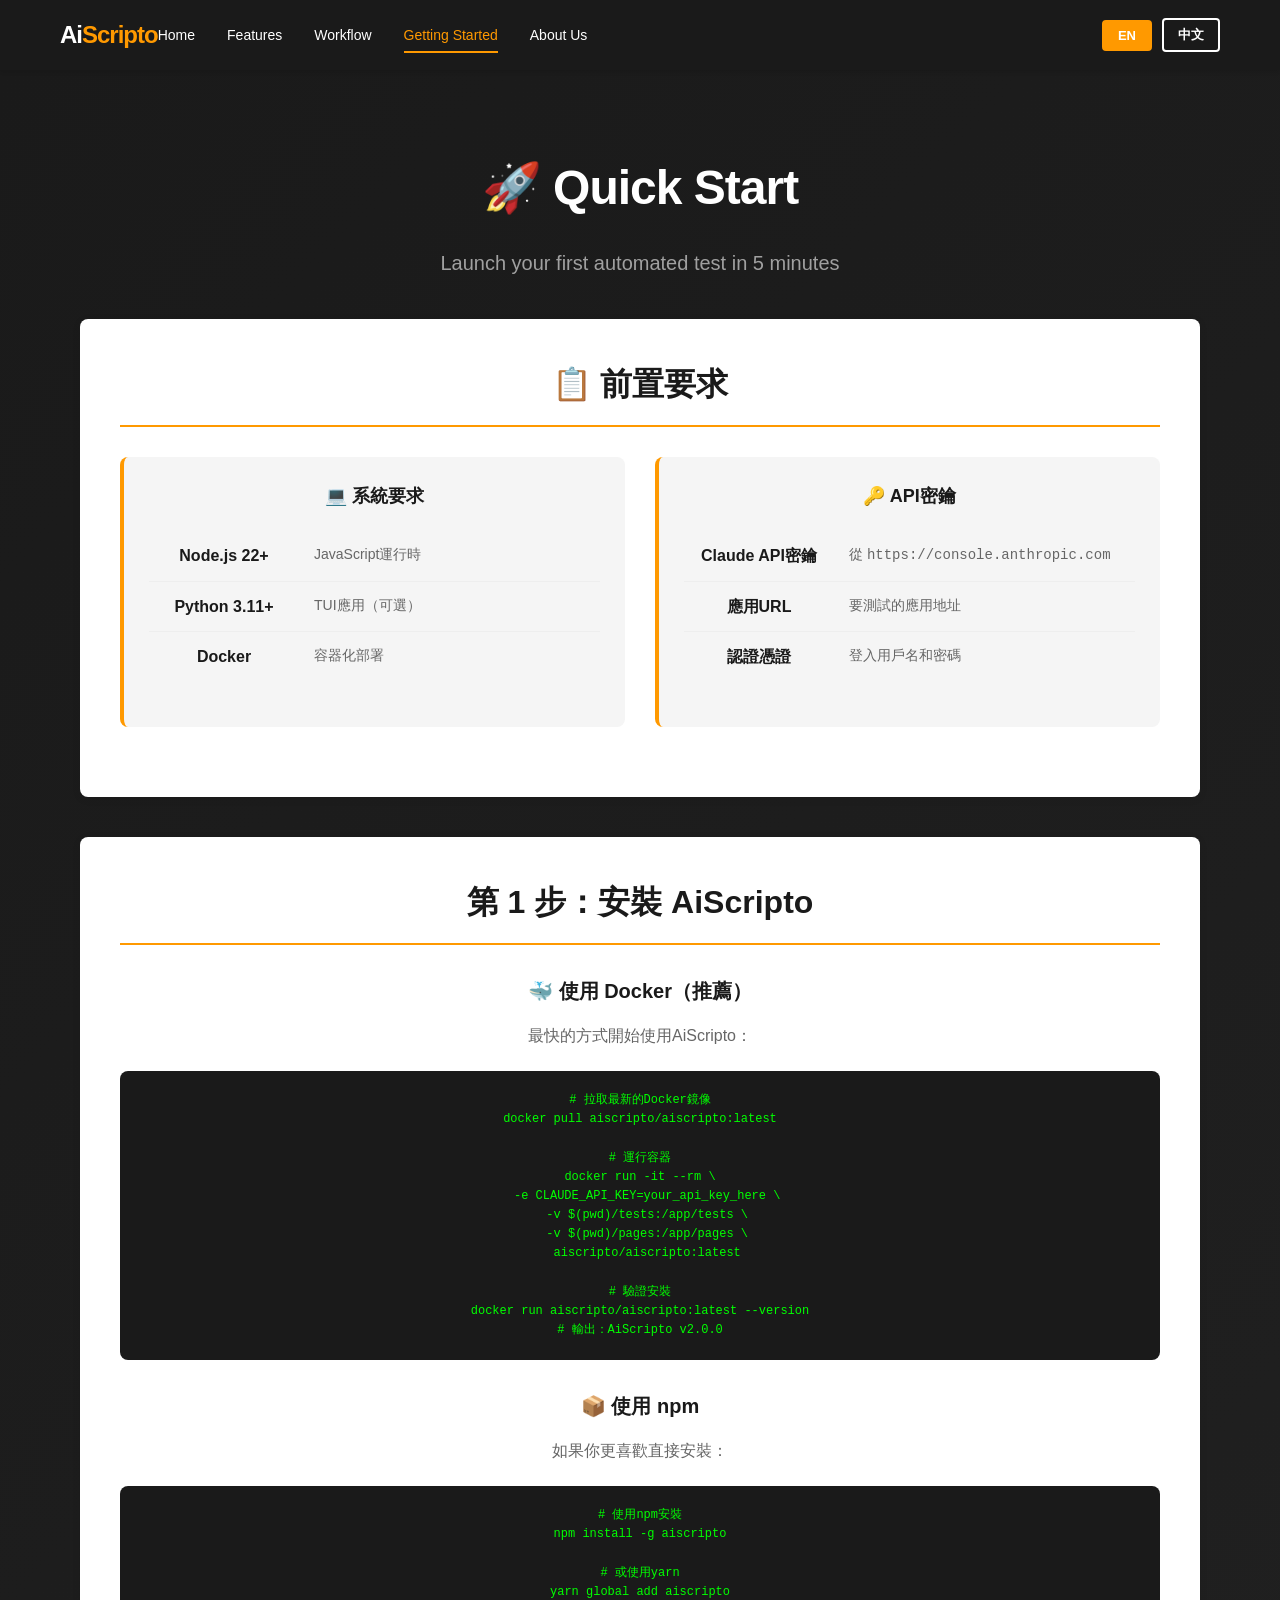
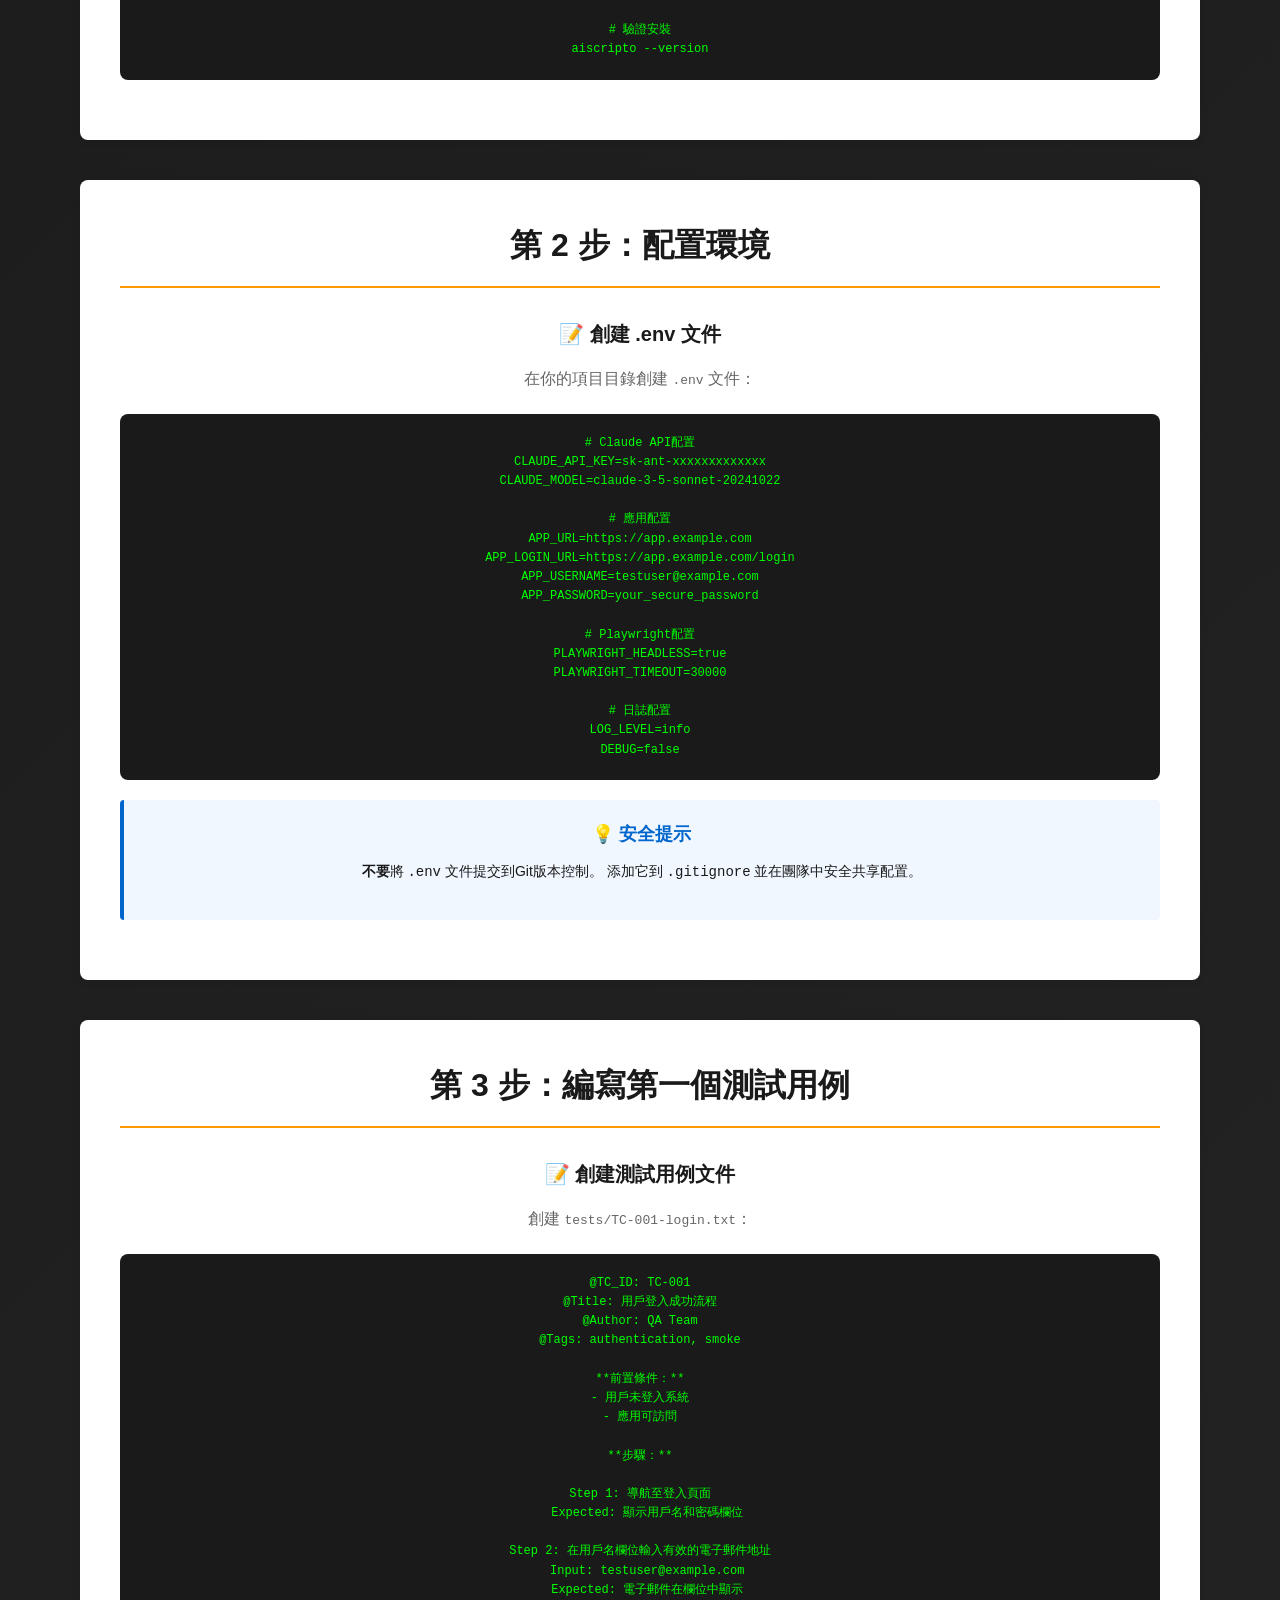
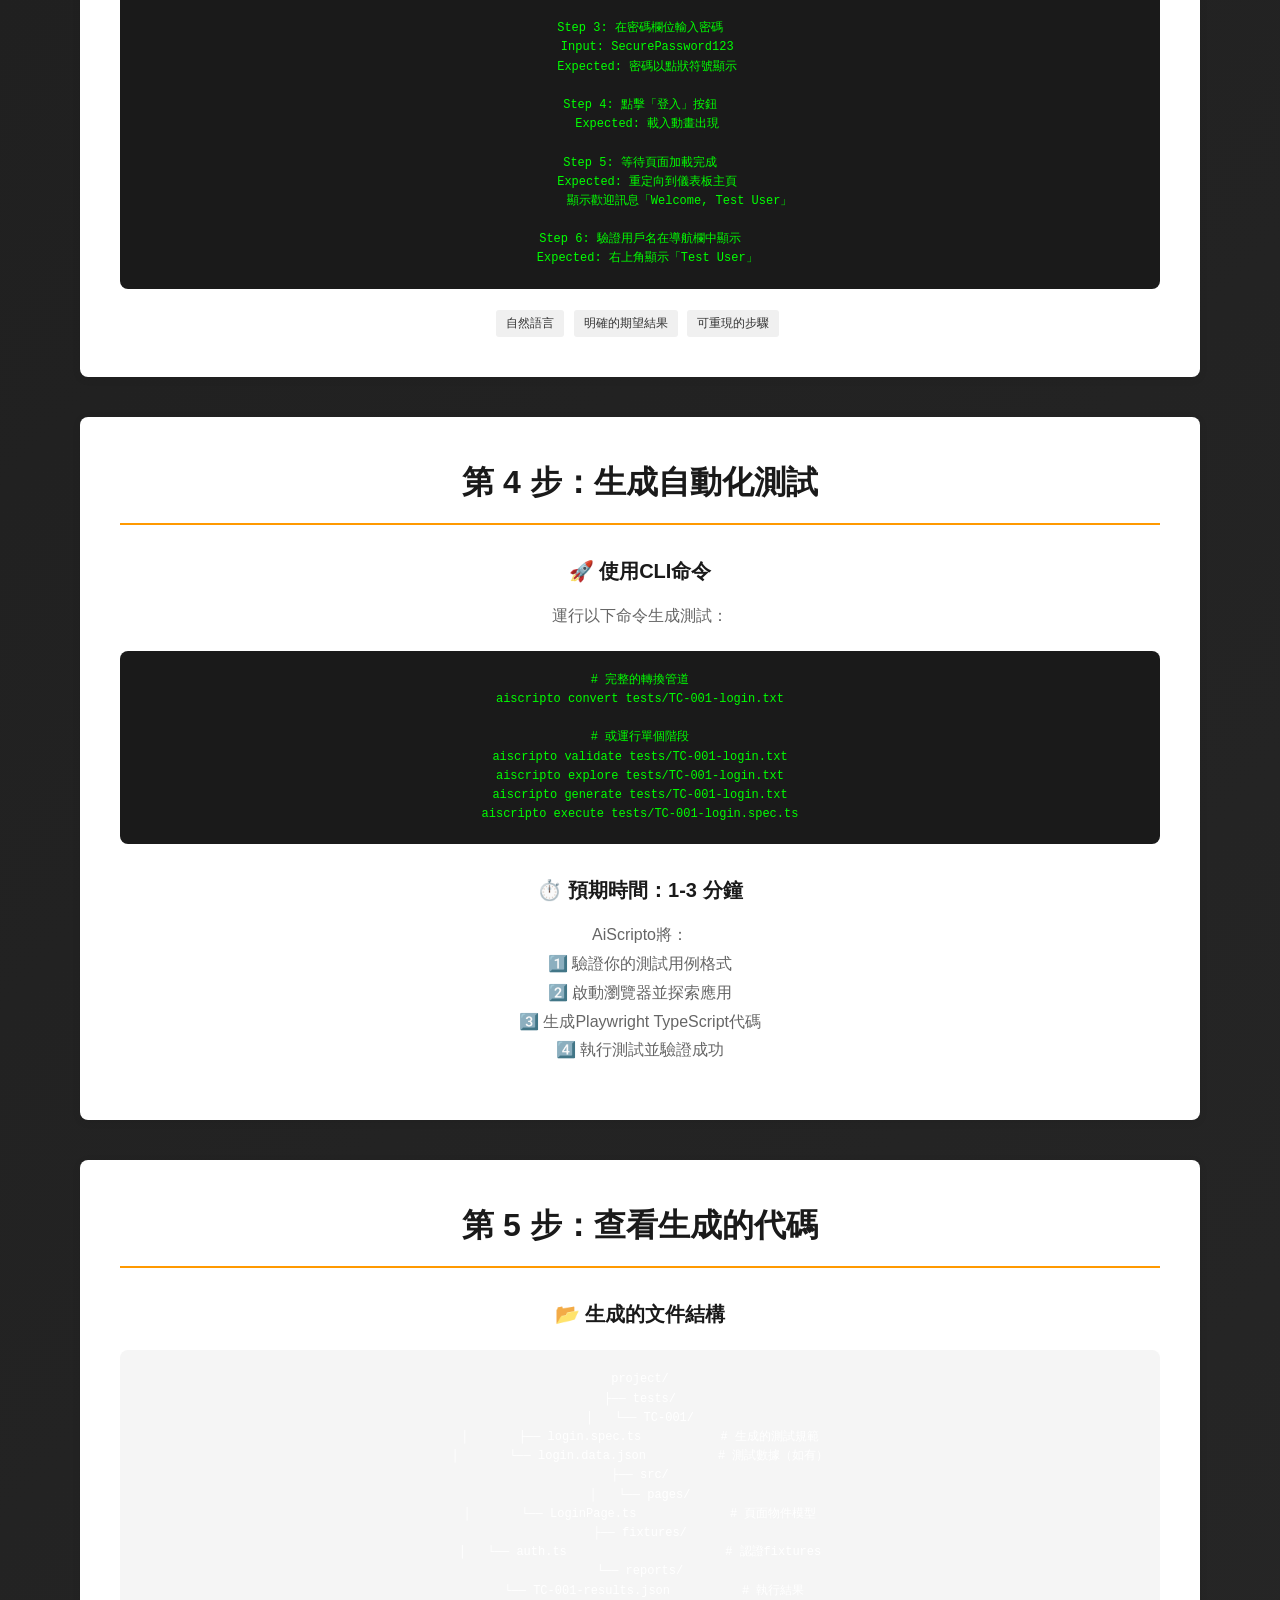
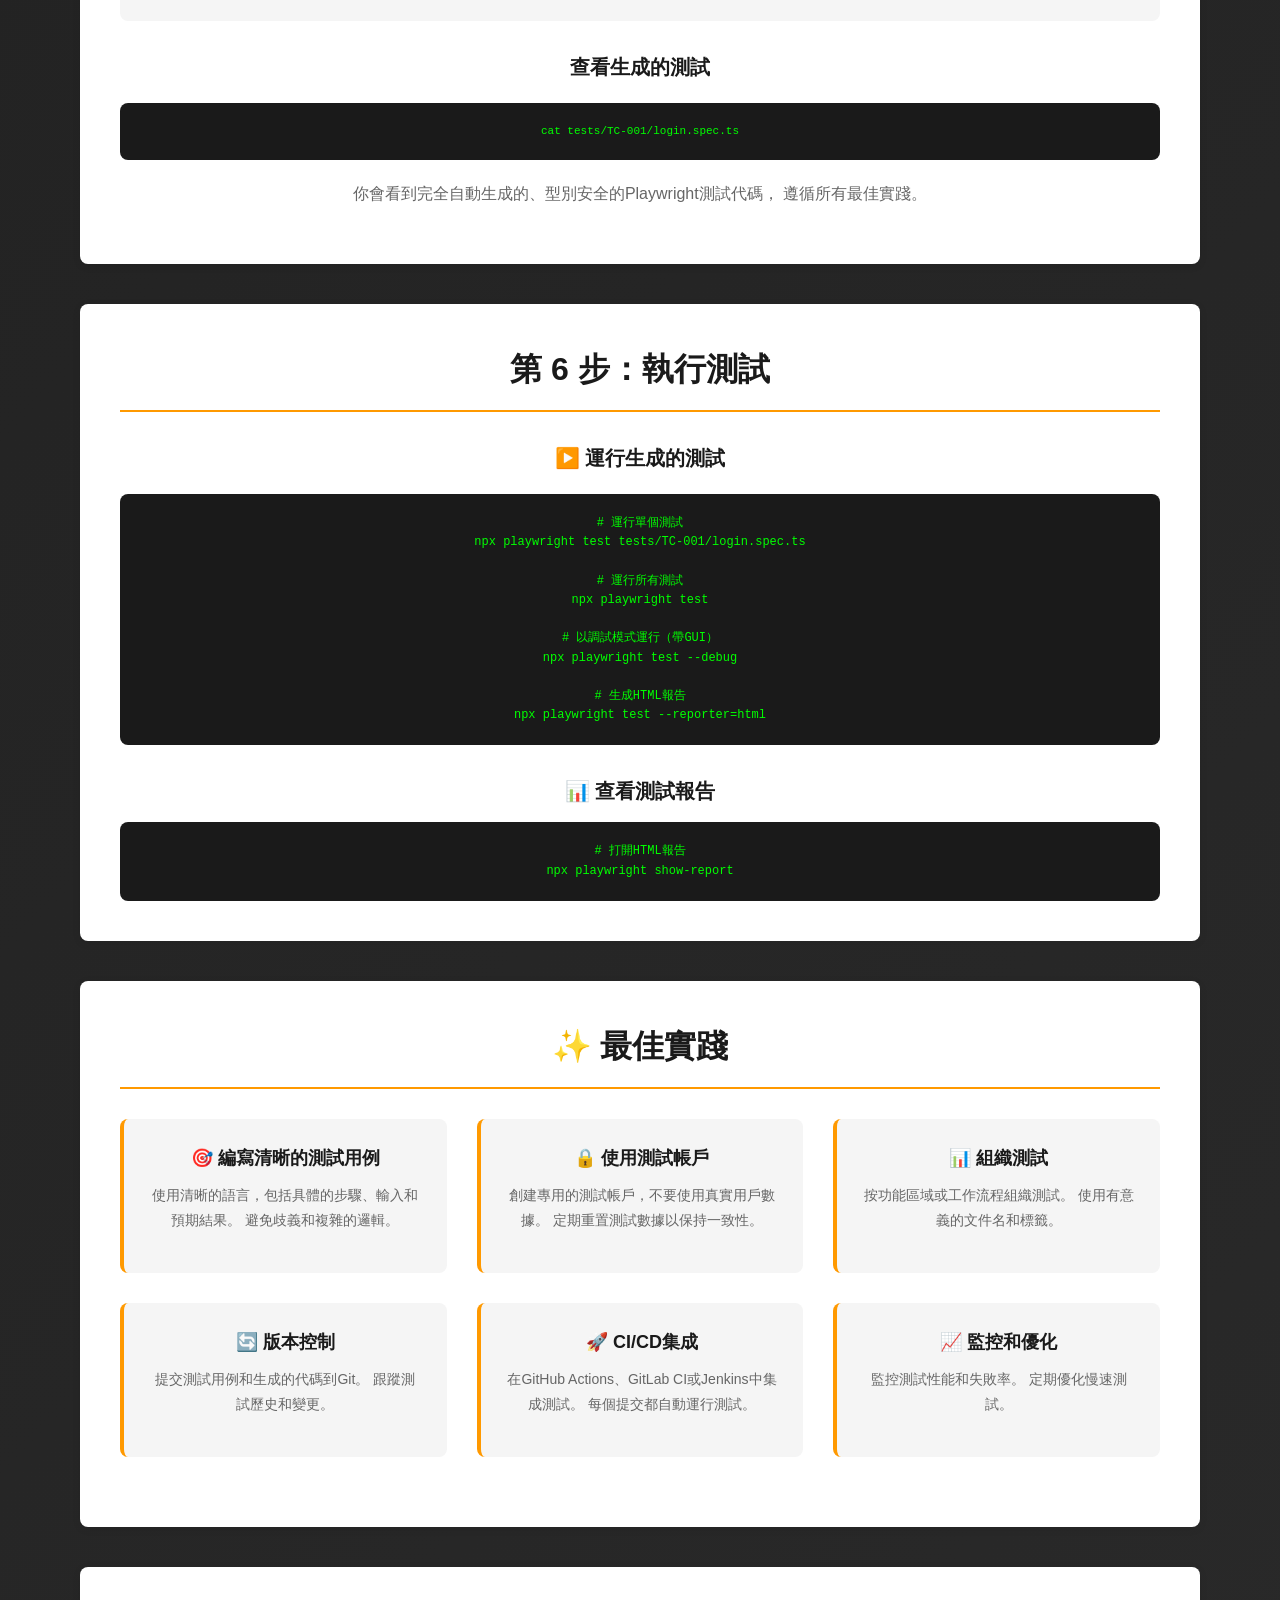
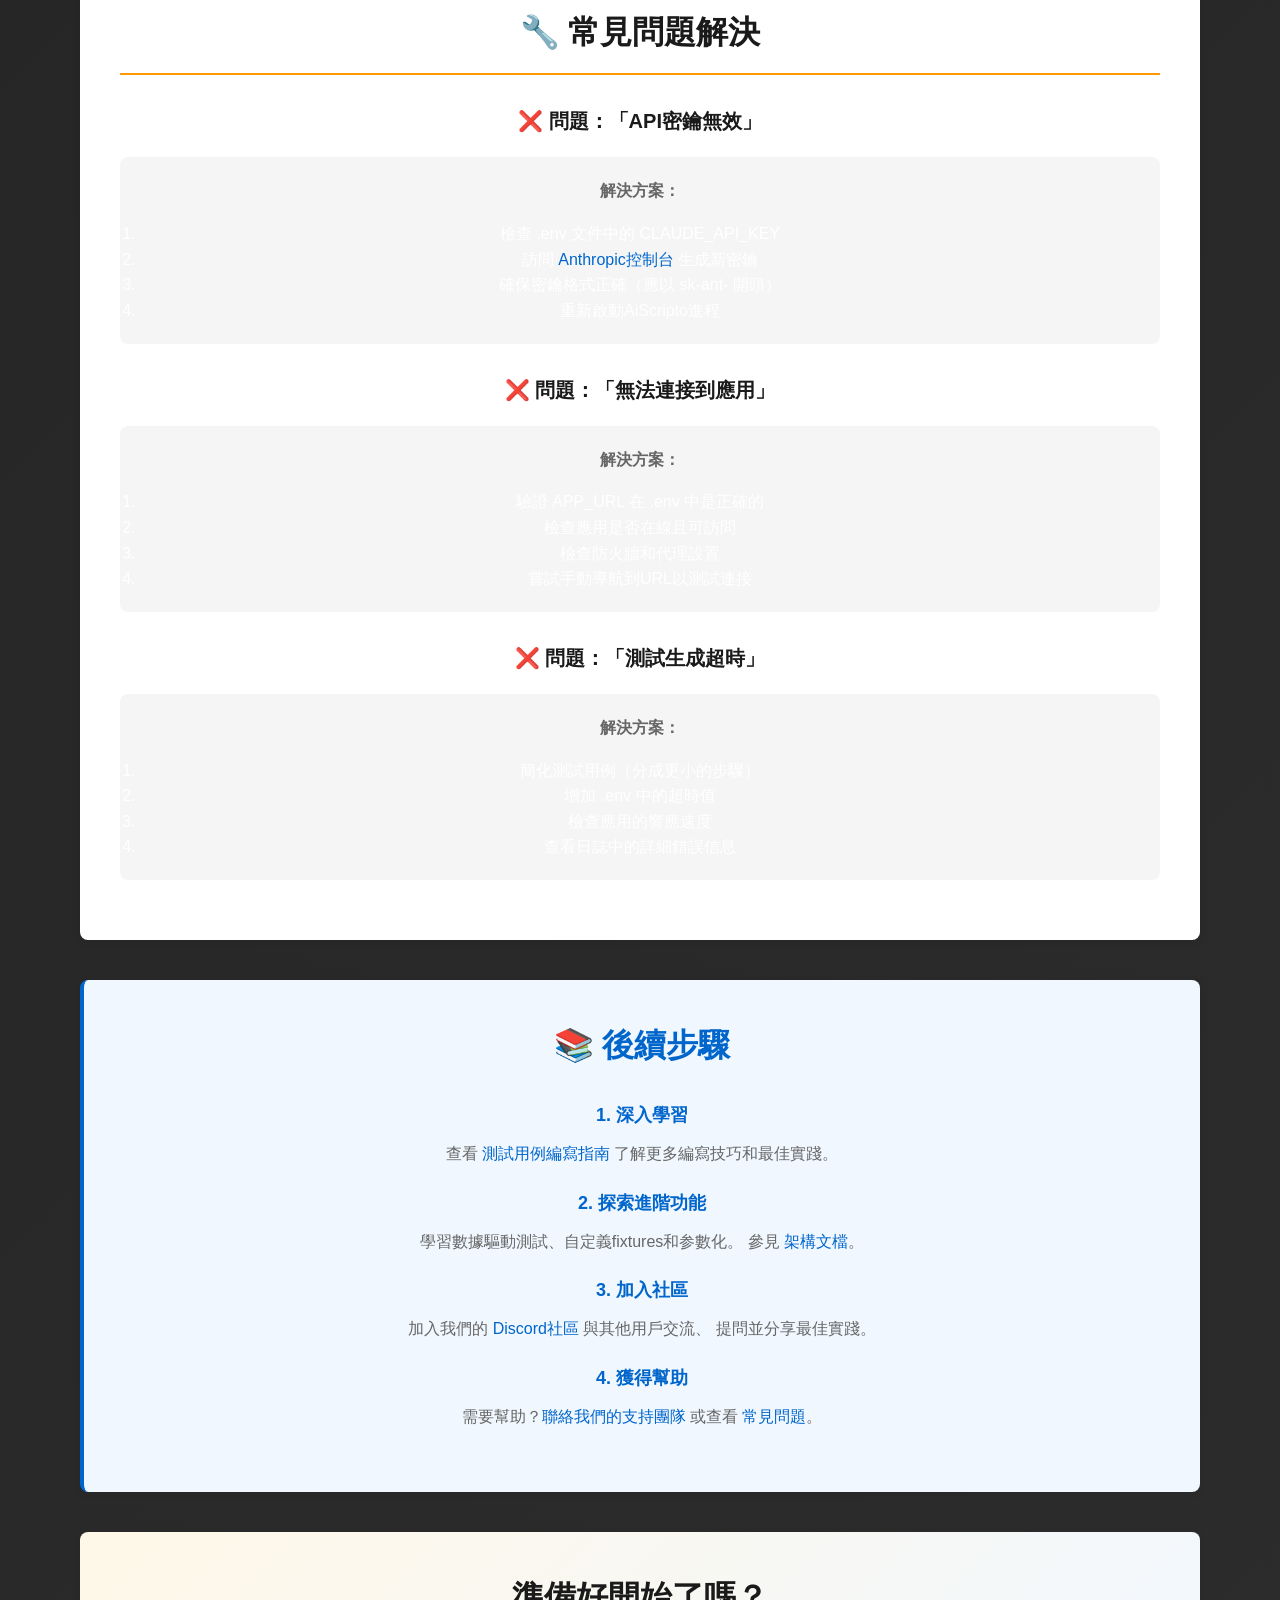
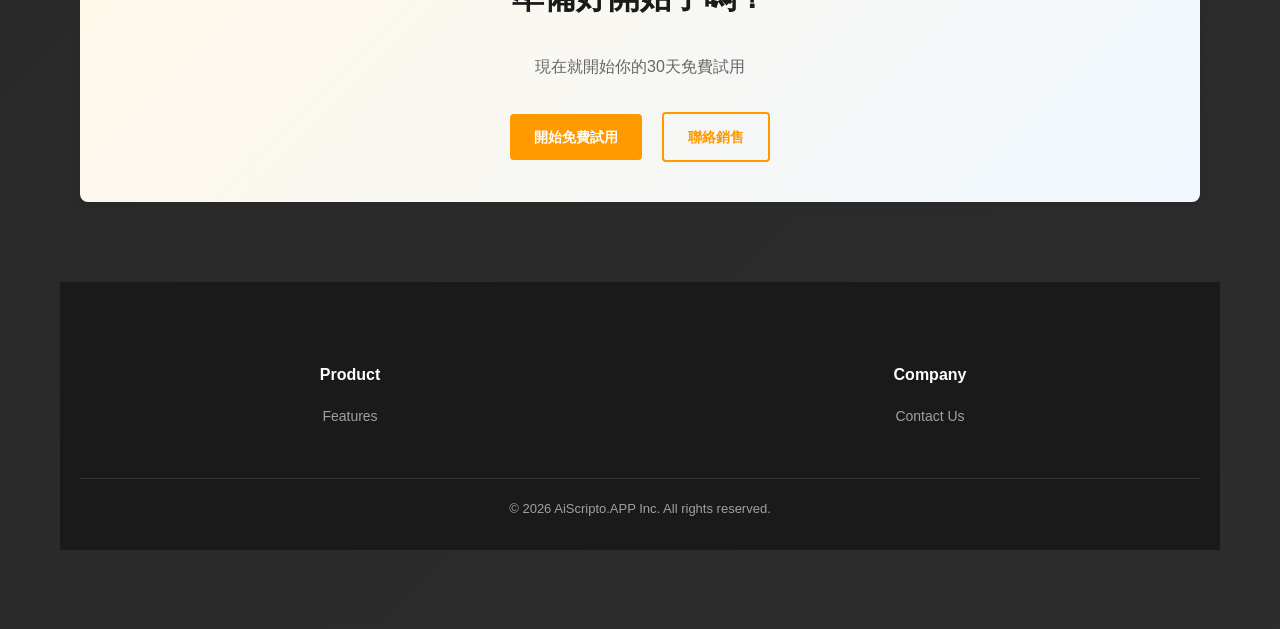
<file: getting-started.html>
<!DOCTYPE html>
<html lang="en">
<head>
    <meta charset="UTF-8">
    <meta name="viewport" content="width=device-width, initial-scale=1.0">
    <meta name="description" content="AiScripto Getting Started - Quick start guide and installation">
    <meta name="keywords" content="getting started, installation, tutorial, quick start">
    
    <title>快速開始 - AiScripto</title>
    <link rel="stylesheet" href="styles.css">
    <script src="language.js"></script>
</head>
<body>
    <!-- Navigation -->
    <nav>
        <div class="container">
            <a href="index.html" class="logo">Ai<span>Scripto</span></a>
            <ul>
                <li><a href="index.html" data-en="Home" data-zh="首頁">Home</a></li>
                <li><a href="features.html" data-en="Features" data-zh="功能">Features</a></li>
                <li><a href="workflow.html" data-en="Workflow" data-zh="工作流程">Workflow</a></li>
                <li style="display: none;"><a href="architecture.html" data-en="Architecture" data-zh="架構">Architecture</a></li>

                <li><a href="getting-started.html" class="active" data-en="Getting Started" data-zh="快速開始">Getting Started</a></li>
                <li style="display: none;"><a href="contact.html" data-en="Contact" data-zh="聯絡">Contact</a></li>
                <li><a href="about-us.html" data-en="About Us" data-zh="關於我們">About Us</a></li>
            </ul>
            <div class="language-switcher">
                <button id="lang-en" class="active" onclick="setLanguage('en')">EN</button>
                <button id="lang-zh" onclick="setLanguage('zh')">中文</button>
            </div>
        </div>
    </nav>
    
    <!-- Header -->
    <header>
        <div class="container">
            <h1 data-en="🚀 Quick Start" data-zh="🚀 快速開始">🚀 Quick Start</h1>
            <p class="subtitle" data-en="Launch your first automated test in 5 minutes" data-zh="5分鐘內啟動你的第一個自動化測試">Launch your first automated test in 5 minutes</p>
    <div class="container">
        
        <!-- Prerequisites -->
        <section>
            <h2>📋 前置要求</h2>
            
            <div class="feature-grid">
                <div class="feature-card">
                    <h4>💻 系統要求</h4>
                    <ul class="tech-list">
                        <li>
                            <strong>Node.js 22+</strong>
                            <div class="description">JavaScript運行時</div>
                        </li>
                        <li>
                            <strong>Python 3.11+</strong>
                            <div class="description">TUI應用（可選）</div>
                        </li>
                        <li>
                            <strong>Docker</strong>
                            <div class="description">容器化部署</div>
                        </li>
                    </ul>
                </div>
                
                <div class="feature-card">
                    <h4>🔑 API密鑰</h4>
                    <ul class="tech-list">
                        <li>
                            <strong>Claude API密鑰</strong>
                            <div class="description">從 <code>https://console.anthropic.com</code></div>
                        </li>
                        <li>
                            <strong>應用URL</strong>
                            <div class="description">要測試的應用地址</div>
                        </li>
                        <li>
                            <strong>認證憑證</strong>
                            <div class="description">登入用戶名和密碼</div>
                        </li>
                    </ul>
                </div>
            </div>
        </section>
        
        <!-- Step 1: Installation -->
        <section>
            <h2>第 1 步：安裝 AiScripto</h2>
            
            <h3>🐳 使用 Docker（推薦）</h3>
            <p>最快的方式開始使用AiScripto：</p>
            
            <div style="background: #1a1a1a; color: #00ff00; padding: 20px; border-radius: 8px; overflow-x: auto; font-family: 'Courier New', monospace; font-size: 12px; margin: 20px 0;">
<pre style="margin: 0;"># 拉取最新的Docker鏡像
docker pull aiscripto/aiscripto:latest

# 運行容器
docker run -it --rm \
  -e CLAUDE_API_KEY=your_api_key_here \
  -v $(pwd)/tests:/app/tests \
  -v $(pwd)/pages:/app/pages \
  aiscripto/aiscripto:latest

# 驗證安裝
docker run aiscripto/aiscripto:latest --version
# 輸出：AiScripto v2.0.0</pre>
            </div>
            
            <h3 style="margin-top: 30px;">📦 使用 npm</h3>
            <p>如果你更喜歡直接安裝：</p>
            
            <div style="background: #1a1a1a; color: #00ff00; padding: 20px; border-radius: 8px; overflow-x: auto; font-family: 'Courier New', monospace; font-size: 12px; margin: 20px 0;">
<pre style="margin: 0;"># 使用npm安裝
npm install -g aiscripto

# 或使用yarn
yarn global add aiscripto

# 驗證安裝
aiscripto --version</pre>
            </div>
        </section>
        
        <!-- Step 2: Configuration -->
        <section>
            <h2>第 2 步：配置環境</h2>
            
            <h3>📝 創建 .env 文件</h3>
            <p>在你的項目目錄創建 <code>.env</code> 文件：</p>
            
            <div style="background: #1a1a1a; color: #00ff00; padding: 20px; border-radius: 8px; overflow-x: auto; font-family: 'Courier New', monospace; font-size: 12px; margin: 20px 0;">
<pre style="margin: 0;"># Claude API配置
CLAUDE_API_KEY=sk-ant-xxxxxxxxxxxxx
CLAUDE_MODEL=claude-3-5-sonnet-20241022

# 應用配置
APP_URL=https://app.example.com
APP_LOGIN_URL=https://app.example.com/login
APP_USERNAME=testuser@example.com
APP_PASSWORD=your_secure_password

# Playwright配置
PLAYWRIGHT_HEADLESS=true
PLAYWRIGHT_TIMEOUT=30000

# 日誌配置
LOG_LEVEL=info
DEBUG=false</pre>
            </div>
            
            <div class="highlight-box">
                <h4>💡 安全提示</h4>
                <p>
                    <strong>不要</strong>將 <code>.env</code> 文件提交到Git版本控制。
                    添加它到 <code>.gitignore</code> 並在團隊中安全共享配置。
                </p>
            </div>
        </section>
        
        <!-- Step 3: Create First Test Case -->
        <section>
            <h2>第 3 步：編寫第一個測試用例</h2>
            
            <h3>📝 創建測試用例文件</h3>
            <p>創建 <code>tests/TC-001-login.txt</code>：</p>
            
            <div style="background: #1a1a1a; color: #00ff00; padding: 20px; border-radius: 8px; overflow-x: auto; font-family: 'Courier New', monospace; font-size: 12px; margin: 20px 0;">
<pre style="margin: 0;">@TC_ID: TC-001
@Title: 用戶登入成功流程
@Author: QA Team
@Tags: authentication, smoke

**前置條件：**
- 用戶未登入系統
- 應用可訪問

**步驟：**

Step 1: 導航至登入頁面
  Expected: 顯示用戶名和密碼欄位

Step 2: 在用戶名欄位輸入有效的電子郵件地址
  Input: testuser@example.com
  Expected: 電子郵件在欄位中顯示

Step 3: 在密碼欄位輸入密碼
  Input: SecurePassword123
  Expected: 密碼以點狀符號顯示

Step 4: 點擊「登入」按鈕
  Expected: 載入動畫出現

Step 5: 等待頁面加載完成
  Expected: 重定向到儀表板主頁
           顯示歡迎訊息「Welcome, Test User」

Step 6: 驗證用戶名在導航欄中顯示
  Expected: 右上角顯示「Test User」</pre>
            </div>
            
            <div style="margin-top: 20px;">
                <span class="tag">自然語言</span>
                <span class="tag">明確的期望結果</span>
                <span class="tag">可重現的步驟</span>
            </div>
        </section>
        
        <!-- Step 4: Generate Test -->
        <section>
            <h2>第 4 步：生成自動化測試</h2>
            
            <h3>🚀 使用CLI命令</h3>
            <p>運行以下命令生成測試：</p>
            
            <div style="background: #1a1a1a; color: #00ff00; padding: 20px; border-radius: 8px; overflow-x: auto; font-family: 'Courier New', monospace; font-size: 12px; margin: 20px 0;">
<pre style="margin: 0;"># 完整的轉換管道
aiscripto convert tests/TC-001-login.txt

# 或運行單個階段
aiscripto validate tests/TC-001-login.txt
aiscripto explore tests/TC-001-login.txt
aiscripto generate tests/TC-001-login.txt
aiscripto execute tests/TC-001-login.spec.ts</pre>
            </div>
            
            <h3 style="margin-top: 30px;">⏱️ 預期時間：1-3 分鐘</h3>
            <p style="color: var(--text-secondary);">
                AiScripto將：<br>
                1️⃣ 驗證你的測試用例格式<br>
                2️⃣ 啟動瀏覽器並探索應用<br>
                3️⃣ 生成Playwright TypeScript代碼<br>
                4️⃣ 執行測試並驗證成功
            </p>
        </section>
        
        <!-- Step 5: Review Generated Code -->
        <section>
            <h2>第 5 步：查看生成的代碼</h2>
            
            <h3>📂 生成的文件結構</h3>
            <div style="background: var(--bg-lighter); padding: 20px; border-radius: 8px; margin: 20px 0; font-family: 'Courier New', monospace; font-size: 12px;">
<pre style="margin: 0;">project/
├── tests/
│   └── TC-001/
│       ├── login.spec.ts           # 生成的測試規範
│       └── login.data.json          # 測試數據（如有）
├── src/
│   └── pages/
│       └── LoginPage.ts             # 頁面物件模型
├── fixtures/
│   └── auth.ts                      # 認證fixtures
└── reports/
    └── TC-001-results.json          # 執行結果</pre>
            </div>
            
            <h3>查看生成的測試</h3>
            <div style="background: #1a1a1a; color: #00ff00; padding: 20px; border-radius: 8px; overflow-x: auto; font-family: 'Courier New', monospace; font-size: 11px; margin: 20px 0;">
<pre style="margin: 0;">cat tests/TC-001/login.spec.ts</pre>
            </div>
            
            <p style="margin-top: 15px; color: var(--text-secondary);">
                你會看到完全自動生成的、型別安全的Playwright測試代碼，
                遵循所有最佳實踐。
            </p>
        </section>
        
        <!-- Step 6: Run Tests -->
        <section>
            <h2>第 6 步：執行測試</h2>
            
            <h3>▶️ 運行生成的測試</h3>
            <div style="background: #1a1a1a; color: #00ff00; padding: 20px; border-radius: 8px; overflow-x: auto; font-family: 'Courier New', monospace; font-size: 12px; margin: 20px 0;">
<pre style="margin: 0;"># 運行單個測試
npx playwright test tests/TC-001/login.spec.ts

# 運行所有測試
npx playwright test

# 以調試模式運行（帶GUI）
npx playwright test --debug

# 生成HTML報告
npx playwright test --reporter=html</pre>
            </div>
            
            <h3 style="margin-top: 30px;">📊 查看測試報告</h3>
            <div style="background: #1a1a1a; color: #00ff00; padding: 20px; border-radius: 8px; overflow-x: auto; font-family: 'Courier New', monospace; font-size: 12px;">
<pre style="margin: 0;"># 打開HTML報告
npx playwright show-report</pre>
            </div>
        </section>
        
        <!-- Best Practices -->
        <section>
            <h2>✨ 最佳實踐</h2>
            
            <div class="feature-grid">
                <div class="feature-card">
                    <h4>🎯 編寫清晰的測試用例</h4>
                    <p>
                        使用清晰的語言，包括具體的步驟、輸入和預期結果。
                        避免歧義和複雜的邏輯。
                    </p>
                </div>
                <div class="feature-card">
                    <h4>🔒 使用測試帳戶</h4>
                    <p>
                        創建專用的測試帳戶，不要使用真實用戶數據。
                        定期重置測試數據以保持一致性。
                    </p>
                </div>
                <div class="feature-card">
                    <h4>📊 組織測試</h4>
                    <p>
                        按功能區域或工作流程組織測試。
                        使用有意義的文件名和標籤。
                    </p>
                </div>
                <div class="feature-card">
                    <h4>🔄 版本控制</h4>
                    <p>
                        提交測試用例和生成的代碼到Git。
                        跟蹤測試歷史和變更。
                    </p>
                </div>
                <div class="feature-card">
                    <h4>🚀 CI/CD集成</h4>
                    <p>
                        在GitHub Actions、GitLab CI或Jenkins中集成測試。
                        每個提交都自動運行測試。
                    </p>
                </div>
                <div class="feature-card">
                    <h4>📈 監控和優化</h4>
                    <p>
                        監控測試性能和失敗率。
                        定期優化慢速測試。
                    </p>
                </div>
            </div>
        </section>
        
        <!-- Common Issues -->
        <section>
            <h2>🔧 常見問題解決</h2>
            
            <h3>❌ 問題：「API密鑰無效」</h3>
            <div style="background: var(--bg-lighter); padding: 20px; border-radius: 8px; margin: 20px 0;">
                <p><strong>解決方案：</strong></p>
                <ol style="margin-top: 10px;">
                    <li>檢查 .env 文件中的 CLAUDE_API_KEY</li>
                    <li>訪問 <a href="https://console.anthropic.com" target="_blank">Anthropic控制台</a> 生成新密鑰</li>
                    <li>確保密鑰格式正確（應以 sk-ant- 開頭）</li>
                    <li>重新啟動AiScripto進程</li>
                </ol>
            </div>
            
            <h3>❌ 問題：「無法連接到應用」</h3>
            <div style="background: var(--bg-lighter); padding: 20px; border-radius: 8px; margin: 20px 0;">
                <p><strong>解決方案：</strong></p>
                <ol style="margin-top: 10px;">
                    <li>驗證 APP_URL 在 .env 中是正確的</li>
                    <li>檢查應用是否在線且可訪問</li>
                    <li>檢查防火牆和代理設置</li>
                    <li>嘗試手動導航到URL以測試連接</li>
                </ol>
            </div>
            
            <h3>❌ 問題：「測試生成超時」</h3>
            <div style="background: var(--bg-lighter); padding: 20px; border-radius: 8px; margin: 20px 0;">
                <p><strong>解決方案：</strong></p>
                <ol style="margin-top: 10px;">
                    <li>簡化測試用例（分成更小的步驟）</li>
                    <li>增加 .env 中的超時值</li>
                    <li>檢查應用的響應速度</li>
                    <li>查看日誌中的詳細錯誤信息</li>
                </ol>
            </div>
        </section>
        
        <!-- Next Steps -->
        <section style="background: #f0f7ff; border-left: 4px solid #0066cc; padding: 40px;">
            <h2 style="border-bottom: none; padding-bottom: 0; color: #0066cc;">📚 後續步驟</h2>
            
            <div style="margin-top: 30px;">
                <div style="margin: 20px 0;">
                    <h4 style="color: #0066cc;">1. 深入學習</h4>
                    <p style="color: var(--text-secondary); margin-top: 10px;">
                        查看 <a href="docs/test-case-authoring-guide.md">測試用例編寫指南</a>
                        了解更多編寫技巧和最佳實踐。
                    </p>
                </div>
                
                <div style="margin: 20px 0;">
                    <h4 style="color: #0066cc;">2. 探索進階功能</h4>
                    <p style="color: var(--text-secondary); margin-top: 10px;">
                        學習數據驅動測試、自定義fixtures和参數化。
                        參見 <a href="docs/architecture_spec/">架構文檔</a>。
                    </p>
                </div>
                
                <div style="margin: 20px 0;">
                    <h4 style="color: #0066cc;">3. 加入社區</h4>
                    <p style="color: var(--text-secondary); margin-top: 10px;">
                        加入我們的 <a href="#">Discord社區</a> 與其他用戶交流、
                        提問並分享最佳實踐。
                    </p>
                </div>
                
                <div style="margin: 20px 0;">
                    <h4 style="color: #0066cc;">4. 獲得幫助</h4>
                    <p style="color: var(--text-secondary); margin-top: 10px;">
                        需要幫助？<a href="contact.html">聯絡我們的支持團隊</a>
                        或查看 <a href="#">常見問題</a>。
                    </p>
                </div>
            </div>
        </section>
        
        <!-- Call to Action -->
        <section style="text-align: center; background: linear-gradient(135deg, #fff8e8 0%, #f0f7ff 100%);">
            <h2 style="border-bottom: none; padding-bottom: 0;">準備好開始了嗎？</h2>
            <p style="font-size: 16px; color: var(--text-secondary); margin: 20px 0;">
                現在就開始你的30天免費試用
            </p>
            <div style="margin-top: 30px;">
                <a href="contact.html" class="btn btn-primary" style="margin-right: 15px;">開始免費試用</a>
                <a href="contact.html" class="btn btn-outline">聯絡銷售</a>
            </div>
        </section>
        
    </div>
    
    <!-- Footer -->
    <footer>
        <div class="container">
            <div class="footer-content">
                <div class="footer-section">
                    <h3 data-en="Product" data-zh="產品">Product</h3>
                    <ul>
                        <li><a href="features.html" data-en="Features" data-zh="功能">Features</a></li>
                        <li style="display: none;"><a href="architecture.html" data-en="Architecture" data-zh="架構">Architecture</a></li>
                    </ul>
                </div>
                <div class="footer-section">
                    <h3 data-en="Company" data-zh="公司">Company</h3>
                    <ul>
                        <li><a href="contact.html" data-en="Contact Us" data-zh="聯絡我們">Contact Us</a></li>
                    </ul>
                </div>
            </div>
            <div class="footer-bottom">
                <p>&copy; 2026 AiScripto.APP Inc. All rights reserved.</p>
            </div>
        </div>
    </footer>
</body>
</html>
</file>
<file: styles.css>
/* ============================================
   AiScripto Landing Site - Global Styles
   ============================================ */

/* Color Scheme */
:root {
    --primary-dark: #1a1a1a;
    --primary-light: #2d2d2d;
    --accent-orange: #ff9900;
    --accent-blue: #0066cc;
    --text-primary: #1a1a1a;
    --text-secondary: #666;
    --text-light: #a0a0a0;
    --bg-white: #ffffff;
    --bg-light: #f9f9f9;
    --bg-lighter: #f5f5f5;
    --border-light: #eee;
}

/* Reset & Base */
* {
    margin: 0;
    padding: 0;
    box-sizing: border-box;
}

html {
    scroll-behavior: smooth;
}

body {
    font-family: -apple-system, BlinkMacSystemFont, 'Segoe UI', 'Helvetica Neue', sans-serif;
    line-height: 1.6;
    color: var(--text-primary);
    background-color: var(--bg-light);
}

.container {
    max-width: 1200px;
    margin: 0 auto;
    padding: 0 20px;
}

/* ============================================
   Navigation & Header
   ============================================ */

nav {
    background: var(--primary-dark);
    padding: 1rem 0;
    position: sticky;
    top: 0;
    z-index: 100;
    box-shadow: 0 2px 4px rgba(0,0,0,0.1);
}

nav .container {
    display: flex;
    justify-content: space-between;
    align-items: center;
}

.logo {
    font-size: 24px;
    font-weight: 700;
    color: white;
    text-decoration: none;
    letter-spacing: -1px;
}

.logo span {
    color: var(--accent-orange);
}

nav ul {
    list-style: none;
    display: flex;
    gap: 2rem;
    align-items: center;
}

nav a {
    color: white;
    text-decoration: none;
    font-size: 14px;
    font-weight: 500;
    transition: color 0.3s ease;
}

nav a:hover {
    color: var(--accent-orange);
}

nav a.active {
    color: var(--accent-orange);
    border-bottom: 2px solid var(--accent-orange);
    padding-bottom: 8px;
}

/* ============================================
   Header Section
   ============================================ */

header {
    background: linear-gradient(135deg, var(--primary-dark) 0%, var(--primary-light) 100%);
    color: white;
    padding: 80px 0;
    text-align: center;
}

.badge {
    display: inline-block;
    background-color: var(--accent-orange);
    color: white;
    padding: 8px 16px;
    border-radius: 4px;
    font-weight: bold;
    font-size: 14px;
    margin-bottom: 20px;
    text-transform: uppercase;
    letter-spacing: 1px;
}

h1 {
    font-size: 48px;
    font-weight: 700;
    margin-bottom: 20px;
    letter-spacing: -1px;
}

h2 {
    font-size: 32px;
    color: var(--text-primary);
    margin-bottom: 30px;
    border-bottom: 2px solid var(--accent-orange);
    padding-bottom: 15px;
}

h3 {
    font-size: 20px;
    color: var(--text-primary);
    margin-top: 30px;
    margin-bottom: 15px;
    font-weight: 600;
}

h4 {
    font-size: 18px;
    color: var(--text-primary);
    margin-bottom: 10px;
}

.subtitle {
    font-size: 20px;
    color: var(--text-light);
    margin-bottom: 40px;
    font-weight: 300;
}

.tagline {
    font-size: 18px;
    color: var(--text-light);
    margin-bottom: 20px;
}

/* ============================================
   Section Styling
   ============================================ */

section {
    background: var(--bg-white);
    margin: 40px 0;
    padding: 40px;
    border-radius: 8px;
    box-shadow: 0 2px 8px rgba(0,0,0,0.08);
}

section p {
    color: var(--text-secondary);
    margin-bottom: 15px;
    line-height: 1.8;
}

section a {
    color: var(--accent-blue);
    text-decoration: none;
    font-weight: 500;
}

section a:hover {
    text-decoration: underline;
}

.divider {
    height: 3px;
    background-color: var(--accent-orange);
    width: 200px;
    margin: 30px auto;
}

.divider-dark {
    height: 2px;
    background-color: var(--primary-dark);
    width: 100%;
    margin: 40px 0;
}

/* ============================================
   Feature Grid
   ============================================ */

.feature-grid {
    display: grid;
    grid-template-columns: repeat(auto-fit, minmax(300px, 1fr));
    gap: 30px;
    margin: 30px 0;
}

.feature-card {
    background: var(--bg-lighter);
    padding: 25px;
    border-radius: 8px;
    border-left: 4px solid var(--accent-orange);
    transition: all 0.3s ease;
}

.feature-card:hover {
    box-shadow: 0 4px 12px rgba(0,0,0,0.1);
    transform: translateY(-2px);
}

.feature-card h4 {
    color: var(--text-primary);
    margin-bottom: 10px;
}

.feature-card p {
    color: var(--text-secondary);
    font-size: 14px;
}

/* ============================================
   Lists & Tables
   ============================================ */

.tech-list {
    list-style: none;
    margin: 20px 0;
}

.tech-list li {
    padding: 12px 0;
    border-bottom: 1px solid var(--border-light);
    display: flex;
    align-items: flex-start;
    gap: 15px;
}

.tech-list li:last-child {
    border-bottom: none;
}

.tech-list strong {
    color: var(--text-primary);
    font-weight: 600;
    min-width: 150px;
}

.tech-list .description {
    color: var(--text-secondary);
    font-size: 14px;
}

table {
    width: 100%;
    border-collapse: collapse;
    margin: 20px 0;
}

table thead {
    background: var(--bg-lighter);
}

table th {
    padding: 12px;
    text-align: left;
    font-weight: 600;
    color: var(--text-primary);
    border-bottom: 2px solid var(--accent-orange);
}

table td {
    padding: 12px;
    border-bottom: 1px solid var(--border-light);
    color: var(--text-secondary);
}

table tr:hover {
    background: var(--bg-lighter);
}

/* ============================================
   Badges & Tags
   ============================================ */

.badge-group {
    display: flex;
    flex-wrap: wrap;
    gap: 10px;
    margin: 15px 0;
}

.service-badge {
    display: inline-block;
    background-color: #e8f4f8;
    color: #0066cc;
    padding: 6px 12px;
    border-radius: 20px;
    font-size: 13px;
    font-weight: 500;
    border: 1px solid #b3d9e8;
}

.service-badge.aws {
    background-color: #fff3cd;
    color: #856404;
    border-color: #ffeaa7;
}

.service-badge.gcp {
    background-color: #e3f2fd;
    color: #1565c0;
    border-color: #bbdefb;
}

.service-badge.azure {
    background-color: #e8f5e9;
    color: #2e7d32;
    border-color: #c8e6c9;
}

.tag {
    display: inline-block;
    background-color: #f0f0f0;
    color: #333;
    padding: 4px 10px;
    border-radius: 3px;
    font-size: 12px;
    font-weight: 500;
    margin-right: 5px;
}

/* ============================================
   Boxes & Highlights
   ============================================ */

.highlight-box {
    background: #f0f7ff;
    border-left: 4px solid var(--accent-blue);
    padding: 20px;
    margin: 20px 0;
    border-radius: 4px;
}

.highlight-box h4 {
    color: var(--accent-blue);
    margin-bottom: 10px;
}

.highlight-box p {
    color: var(--text-primary);
    font-size: 14px;
}

.warning-box {
    background: #fff8e8;
    border-left: 4px solid var(--accent-orange);
    padding: 20px;
    margin: 20px 0;
    border-radius: 4px;
}

.success-box {
    background: #e8f5e9;
    border-left: 4px solid #4caf50;
    padding: 20px;
    margin: 20px 0;
    border-radius: 4px;
}

/* ============================================
   Buttons
   ============================================ */

.btn {
    display: inline-block;
    padding: 12px 24px;
    border-radius: 4px;
    text-decoration: none;
    font-weight: 600;
    cursor: pointer;
    border: none;
    transition: all 0.3s ease;
    font-size: 14px;
}

.btn-primary {
    background-color: var(--accent-orange);
    color: white;
}

.btn-primary:hover {
    background-color: #e68a00;
    transform: translateY(-2px);
    box-shadow: 0 4px 8px rgba(255, 153, 0, 0.3);
}

.btn-secondary {
    background-color: var(--accent-blue);
    color: white;
}

.btn-secondary:hover {
    background-color: #0052a3;
    transform: translateY(-2px);
    box-shadow: 0 4px 8px rgba(0, 102, 204, 0.3);
}

.btn-outline {
    border: 2px solid var(--accent-orange);
    color: var(--accent-orange);
    background-color: transparent;
}

.btn-outline:hover {
    background-color: var(--accent-orange);
    color: white;
}

/* ============================================
   Diagram & Charts
   ============================================ */

.diagram-container {
    background: #ffffff;
    padding: 30px;
    border-radius: 8px;
    margin: 30px 0;
    display: flex;
    justify-content: center;
    align-items: center;
    min-height: 800px;
    overflow: visible;
}

.diagram-container .mermaid {
    width: 100%;
    height: 100%;
    display: block;
}

.diagram-container svg {
    max-width: 100%;
    height: auto;
}

.flow-chart {
    display: flex;
    align-items: center;
    gap: 20px;
    justify-content: center;
    flex-wrap: wrap;
    width: 100%;
}

.flow-step {
    background: white;
    padding: 15px 25px;
    border-radius: 4px;
    border: 2px solid var(--accent-orange);
    text-align: center;
    font-weight: 600;
    color: var(--text-primary);
    min-width: 120px;
}

.flow-arrow {
    font-size: 24px;
    color: var(--accent-orange);
    font-weight: bold;
}

/* ============================================
   Two-Column Layout
   ============================================ */

.two-column {
    display: grid;
    grid-template-columns: 1fr 1fr;
    gap: 40px;
    align-items: start;
    margin: 30px 0;
}

.two-column-text {
    display: flex;
    flex-direction: column;
    justify-content: center;
}

.two-column-visual {
    background: var(--bg-lighter);
    padding: 30px;
    border-radius: 8px;
    text-align: center;
    min-height: 300px;
    display: flex;
    align-items: center;
    justify-content: center;
}

/* ============================================
   Stats & Metrics
   ============================================ */

.stats-grid {
    display: grid;
    grid-template-columns: repeat(auto-fit, minmax(250px, 1fr));
    gap: 30px;
    margin: 30px 0;
}

.stat-card {
    background: var(--bg-lighter);
    padding: 30px;
    border-radius: 8px;
    text-align: center;
    border-top: 4px solid var(--accent-orange);
}

.stat-number {
    font-size: 36px;
    font-weight: 700;
    color: var(--accent-orange);
    margin-bottom: 10px;
}

.stat-label {
    font-size: 14px;
    color: var(--text-secondary);
    text-transform: uppercase;
    letter-spacing: 1px;
}

.stat-description {
    font-size: 13px;
    color: var(--text-light);
    margin-top: 8px;
}

/* ============================================
   Footer
   ============================================ */

footer {
    background: var(--primary-dark);
    color: white;
    padding: 50px 0 30px;
    margin-top: 80px;
}

.footer-content {
    display: grid;
    grid-template-columns: repeat(auto-fit, minmax(250px, 1fr));
    gap: 40px;
    margin-bottom: 40px;
}

.footer-section h3 {
    color: white;
    margin-bottom: 15px;
    font-size: 16px;
}

.footer-section ul {
    list-style: none;
}

.footer-section li {
    margin-bottom: 10px;
}

.footer-section a {
    color: var(--text-light);
    text-decoration: none;
    font-size: 14px;
    transition: color 0.3s ease;
}

.footer-section a:hover {
    color: var(--accent-orange);
}

/* ============================================
   Language Switcher
   ============================================ */

.language-switcher {
    display: flex;
    gap: 10px;
    align-items: center;
    margin-left: auto;
}

.language-switcher button {
    background: transparent;
    border: 2px solid white;
    color: white;
    padding: 6px 14px;
    border-radius: 4px;
    cursor: pointer;
    font-size: 13px;
    font-weight: 600;
    transition: all 0.3s ease;
}

.language-switcher button:hover {
    background: var(--accent-orange);
    border-color: var(--accent-orange);
}

.language-switcher button.active {
    background: var(--accent-orange);
    border-color: var(--accent-orange);
    color: white;
}

/* Responsive */
@media (max-width: 768px) {
    .language-switcher {
        margin-left: 0;
        margin-top: 10px;
        justify-content: center;
    }
    
    nav .container {
        flex-wrap: wrap;
    }
}

.footer-bottom {
    border-top: 1px solid rgba(255, 255, 255, 0.1);
    padding-top: 20px;
    text-align: center;
    font-size: 13px;
    color: var(--text-light);
}

/* ============================================
   Responsive Design
   ============================================ */

@media (max-width: 768px) {
    h1 {
        font-size: 32px;
    }
    
    h2 {
        font-size: 24px;
    }
    
    .subtitle {
        font-size: 16px;
    }
    
    section {
        padding: 25px;
        margin: 30px 0;
    }
    
    .feature-grid {
        grid-template-columns: 1fr;
    }
    
    .two-column {
        grid-template-columns: 1fr;
        gap: 30px;
    }
    
    nav ul {
        gap: 1rem;
        font-size: 13px;
    }
    
    .logo {
        font-size: 20px;
    }
    
    .diagram-container {
        min-height: 200px;
        padding: 20px;
    }
    
    .stats-grid {
        grid-template-columns: 1fr;
    }
    
    .footer-content {
        gap: 30px;
    }
}

/* ============================================
   Image Lightbox Modal
   ============================================ */

.lightbox {
    display: none;
    position: fixed;
    z-index: 1000;
    left: 0;
    top: 0;
    width: 100%;
    height: 100%;
    background-color: rgba(0, 0, 0, 0.9);
    animation: fadeIn 0.3s ease;
}

.lightbox.active {
    display: flex;
    justify-content: center;
    align-items: center;
}

.lightbox-content {
    position: relative;
    max-width: 90vw;
    max-height: 90vh;
    display: flex;
    flex-direction: column;
    align-items: center;
}

.lightbox-img {
    max-width: 100%;
    max-height: 80vh;
    object-fit: contain;
    border-radius: 8px;
    animation: zoomIn 0.3s ease;
}

.lightbox-caption {
    color: white;
    margin-top: 15px;
    font-size: 14px;
    text-align: center;
    max-width: 90vw;
}

.lightbox-close {
    position: absolute;
    top: 20px;
    right: 30px;
    color: white;
    font-size: 40px;
    font-weight: bold;
    cursor: pointer;
    transition: all 0.3s ease;
    z-index: 1001;
}

.lightbox-close:hover {
    color: var(--accent-orange);
    transform: scale(1.2);
}

.lightbox-close:active {
    transform: scale(0.95);
}

.lightbox-nav {
    position: absolute;
    top: 50%;
    width: 100%;
    display: flex;
    justify-content: space-between;
    padding: 0 20px;
    transform: translateY(-50%);
    pointer-events: none;
}

.lightbox-prev, .lightbox-next {
    color: white;
    font-size: 36px;
    cursor: pointer;
    user-select: none;
    padding: 10px 20px;
    transition: all 0.3s ease;
    pointer-events: auto;
    background: rgba(0, 0, 0, 0.3);
    border-radius: 4px;
}

.lightbox-prev:hover, .lightbox-next:hover {
    color: var(--accent-orange);
    background: rgba(0, 0, 0, 0.5);
    transform: scale(1.1);
}

/* Clickable image style */
.clickable-img {
    cursor: pointer;
    transition: all 0.3s ease;
    border-radius: 8px;
    border: 1px solid var(--border-light);
}

.clickable-img:hover {
    box-shadow: 0 4px 16px rgba(0, 0, 0, 0.15);
    transform: translateY(-2px);
    border-color: var(--accent-orange);
}

@keyframes fadeIn {
    from {
        opacity: 0;
    }
    to {
        opacity: 1;
    }
}

@keyframes zoomIn {
    from {
        transform: scale(0.8);
        opacity: 0;
    }
    to {
        transform: scale(1);
        opacity: 1;
    }
}

@media (max-width: 480px) {
    header {
        padding: 40px 0;
    }
    
    h1 {
        font-size: 28px;
    }
    
    h2 {
        font-size: 20px;
    }
    
    section {
        padding: 20px;
    }
    
    nav ul {
        flex-direction: column;
        gap: 0.5rem;
    }
    
    .flow-chart {
        gap: 10px;
    }
    
    .flow-step {
        font-size: 12px;
        min-width: 80px;
        padding: 10px 15px;
    }
    
    .lightbox-close {
        top: 10px;
        right: 15px;
        font-size: 30px;
    }
    
    .lightbox-prev, .lightbox-next {
        font-size: 24px;
        padding: 8px 15px;
    }
}
</file>
